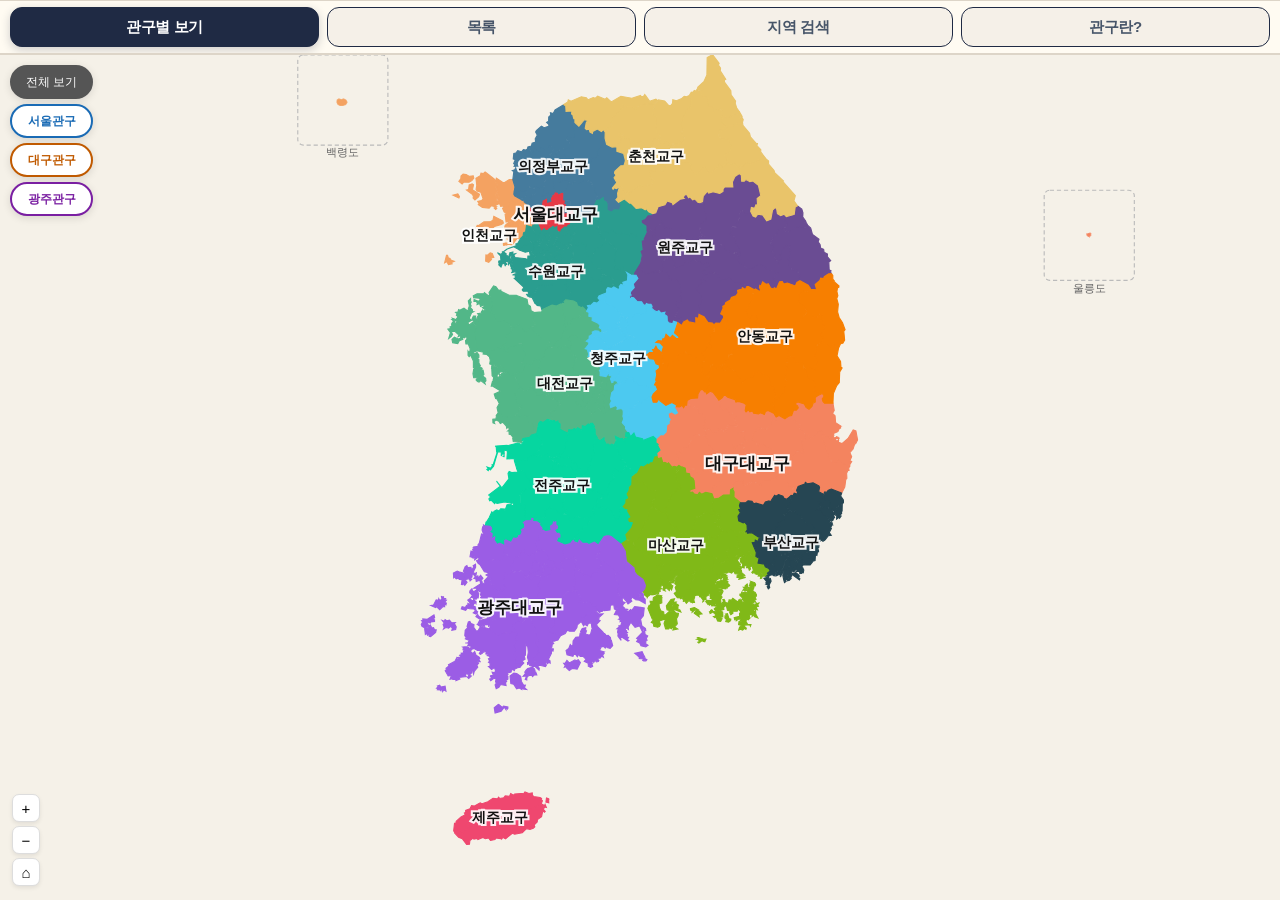
<file: diocese.html>
<!DOCTYPE html>
<html lang="ko">
<head>
<script>
(function(){
  var v='';
  try{ if(window.parent&&window.parent!==window&&window.parent.OAI_APP_BUILD_VERSION) v=String(window.parent.OAI_APP_BUILD_VERSION||'').trim(); }catch(_e){}
  try{ if(!v) v=String(new URLSearchParams(location.search||'').get('v')||'').trim(); }catch(_e){}
  window.OAI_APP_BUILD_VERSION=v;
  window.APP_VERSION=v;
  window.oaiVersionedAsset=function(path){ var u=String(path||''); return v ? (u+(u.indexOf('?')>=0?'&':'?')+'v='+encodeURIComponent(v)) : u; };
})();
</script>
<script>
(function(){
  var ua=(navigator.userAgent||'').toLowerCase();
  var isIOS=/iphone|ipad|ipod/.test(ua) || (navigator.platform==='MacIntel' && navigator.maxTouchPoints>1);
  if(isIOS){ document.documentElement.classList.add('ios-device'); }
  function applyOaiScreenClass(){
    try{
      var root=document.documentElement;
      var vv=window.visualViewport||null;
      var w=Math.round((vv&&vv.width)||window.innerWidth||root.clientWidth||screen.width||0);
      var h=Math.round((vv&&vv.height)||window.innerHeight||root.clientHeight||screen.height||0);
      var ua=String(navigator.userAgent||'');
      var foldUa=/SM-F\d{3}|Galaxy\s*Z?\s*Fold|Galaxy\s*Fold|Fold/i.test(ua);
      var ratio=h/Math.max(w,1);
      var shortSide=Math.min(w,h), longSide=Math.max(w,h), area=w*h;
      var foldCoverLike=(w<600)&&((foldUa&&w<=390&&ratio>=1.85)||(w<=370&&h>=800&&ratio>=2.18));
      var tabletLike=(!foldUa)&&shortSide>=700&&longSide>=960&&area>=720000;
      var cls=(foldUa&&shortSide>=600)?'oai-screen-fold-wide':(tabletLike?'oai-screen-tablet':(foldCoverLike?'oai-screen-tall-phone':(w<=370?'oai-screen-compact-short':'oai-screen-tall-phone')));
      root.classList.remove('oai-screen-compact-short','oai-screen-tall-phone','oai-screen-fold-wide','oai-screen-tablet');
      root.classList.add(cls);
    }catch(_e){}
  }
  applyOaiScreenClass();
  /* V8-1-14-676: 보조 iframe 화면 등급도 최초 진입 때만 정하고 resize/keyboard/background에서는 다시 계산하지 않는다. */
})();
</script>
<meta charset="UTF-8">
<meta http-equiv="Cache-Control" content="no-cache, no-store, must-revalidate">
<meta http-equiv="Pragma" content="no-cache">
<meta http-equiv="Expires" content="0">
<meta name="viewport" content="width=device-width,initial-scale=1.0,maximum-scale=1.0,user-scalable=no">
<meta name="mobile-web-app-capable" content="yes">
<meta name="apple-mobile-web-app-capable" content="yes">
<meta name="apple-mobile-web-app-status-bar-style" content="black-translucent">
<title>교구지도</title>
<script>document.write('<link rel="stylesheet" href="'+window.oaiVersionedAsset('css/diocese.css')+'">');</script>
</head>
<body>
<header>
  <div class="hd"><div class="hd-left"><span class="hd-icon" aria-hidden="true"></span><div class="hd-titles"><h1>한국 천주교 교구 지도</h1><span class="hd-sub">한국천주교 3개관구.16개교구</span></div></div></div>
</header>
<div class="tab-bar">
  <div class="tab on" data-tab="gwangu">관구별 보기</div>
  <div class="tab" data-tab="list">목록</div>
  <div class="tab" data-tab="search">지역 검색</div>
  <div class="tab" data-tab="province-info">관구란?</div>
</div>
<div id="main">
  <div id="map-view" class="on">
    <svg id="map-svg" viewBox="55 130 380 600" preserveAspectRatio="xMidYMid meet" xmlns="http://www.w3.org/2000/svg">
      <g id="map-g">
        
        <g id="fills">
<path d="M184.0,245.7L187.2,251.6L190.1,250.7L191.0,252.3L188.8,255.5L186.0,254.6L185.7,251.8L184.2,252.9L183.3,251.6L182.0,252.5L181.3,247.5L184.0,245.7Z M168.3,238.7L173.0,242.2L172.9,243.1L171.6,242.8L171.6,245.0L169.6,245.4L168.7,243.1L165.8,244.4L163.2,242.3L166.3,238.9L166.4,237.1L168.3,238.7Z M188.5,245.5L188.8,247.9L192.0,249.3L193.4,251.7L192.8,252.5L191.0,252.8L190.1,250.7L187.2,251.6L186.5,249.7L185.8,249.8L183.7,245.5L186.4,244.4L188.5,245.5Z M190.0,227.6L191.0,228.2L190.7,232.5L192.3,233.1L192.4,234.1L191.8,235.5L188.2,236.1L186.5,234.3L187.2,232.8L187.7,233.3L187.3,228.4L190.0,227.6Z M193.3,244.1L193.0,245.2L195.2,246.4L194.8,247.6L196.5,248.2L195.0,250.9L193.4,251.7L191.6,248.9L188.8,247.9L188.6,245.6L190.2,245.5L192.1,243.6L193.3,244.1Z M177.5,248.9L179.7,248.8L182.0,252.6L179.9,254.5L177.8,254.9L175.8,252.6L175.4,250.2L174.5,250.4L177.5,248.9Z M178.9,231.8L179.9,234.1L178.7,235.0L178.0,237.7L174.8,240.1L173.1,238.6L174.6,238.7L175.6,232.9L175.0,232.4L178.9,231.8Z M182.6,234.4L184.8,236.4L187.1,235.0L188.9,236.8L184.9,239.9L183.7,239.7L183.1,238.5L181.0,237.8L181.9,236.9L180.9,234.2L182.6,234.4Z M174.4,239.8L177.7,242.3L179.8,241.9L179.9,243.0L178.3,244.6L175.0,243.8L170.7,240.6L172.6,239.9L173.1,238.6L174.4,239.8Z M197.8,239.8L198.4,243.4L196.6,243.4L195.1,246.4L193.0,245.2L193.3,244.1L192.1,243.6L192.8,241.9L197.8,239.8Z M176.9,244.0L178.3,244.6L178.8,246.3L176.9,246.5L176.3,248.4L174.5,249.6L174.0,247.2L172.8,246.2L173.8,244.8L172.8,242.6L176.9,244.0Z M180.9,234.4L181.9,236.9L181.0,237.8L183.1,238.5L184.9,240.6L180.2,241.2L179.1,239.8L179.5,238.1L178.7,235.0L180.9,234.4Z M184.5,230.1L184.1,232.2L187.1,235.0L185.5,236.6L181.7,233.7L181.3,231.7L182.5,230.5L182.7,228.8L183.7,228.7L184.5,230.1Z M180.5,242.5L183.3,242.9L184.4,244.6L181.8,247.5L180.2,247.1L178.8,246.3L178.3,244.6L180.5,242.5Z M184.8,227.0L187.1,227.6L187.4,228.6L187.7,233.3L187.2,232.8L186.5,234.4L184.0,232.1L184.5,230.1L183.7,228.1L184.8,227.0Z M172.5,247.0L172.9,246.3L173.9,247.2L174.5,250.4L171.9,248.7L170.0,250.9L167.5,250.8L168.2,249.4L167.3,248.5L168.1,247.3L172.4,247.8L172.5,247.0Z M179.5,237.8L179.1,239.8L180.4,241.6L179.6,242.1L177.7,242.3L174.8,240.1L178.8,236.5L179.5,237.8Z M172.5,247.0L172.4,247.8L170.7,247.0L169.1,247.8L168.3,247.0L168.1,243.9L168.7,243.1L169.6,245.4L171.6,245.0L171.6,242.8L173.0,243.1L173.8,244.8L172.5,247.0Z M186.6,240.5L189.2,241.9L187.7,245.2L183.8,244.0L185.2,241.4L184.9,240.6L186.6,240.5Z M191.7,240.7L191.5,241.9L192.6,242.2L192.1,243.8L189.7,245.7L187.7,245.2L189.5,240.6L191.7,240.7Z M192.6,235.5L192.1,239.3L191.0,240.7L189.5,240.6L188.8,236.0L192.6,235.5Z M181.5,248.6L181.4,250.6L180.0,250.3L179.7,248.8L176.9,248.7L174.9,249.7L176.9,246.5L179.4,246.6L181.3,247.5L181.5,248.6Z M189.1,237.6L189.0,241.8L184.9,240.6L186.6,237.9L188.7,236.6L189.1,237.6Z M173.1,249.7L175.4,250.2L175.8,252.6L177.0,253.5L174.9,255.1L172.3,250.0L173.1,249.7Z M184.9,240.6L185.2,241.5L183.7,243.5L179.8,242.7L180.4,240.9L184.9,240.6Z" fill="#E63946" stroke="#E63946" stroke-width="0.8" class="dp" data-d="서울대교구" data-gw="서울관구" data-color="#E63946" data-parishes="233" data-url="https://aos.catholic.or.kr/index" data-region="서울 전지역" data-detail='["서울 전지역"]'/>
<path d="M136.0,213.8L141.6,218.2L143.3,222.0L142.1,225.2L143.2,226.8L142.5,229.7L143.8,230.7L142.9,232.7L144.8,235.6L142.8,236.5L142.4,237.9L143.1,237.8L142.6,238.4L143.3,239.0L142.5,239.7L141.4,238.6L142.2,237.7L139.4,237.0L137.9,238.7L133.1,238.2L130.2,236.2L130.8,235.6L129.8,233.9L132.5,233.4L133.6,232.1L132.0,227.5L129.3,226.6L128.6,225.4L129.1,222.7L128.5,217.5L131.6,215.7L132.1,213.9L133.9,214.1L135.0,213.1L136.0,213.8Z M147.4,220.4L148.9,220.5L152.2,218.4L154.7,218.5L156.2,223.7L155.4,228.6L155.8,229.8L166.4,237.1L166.3,238.9L162.2,239.7L161.6,238.4L160.0,238.4L158.2,237.3L157.4,235.4L154.0,233.5L152.6,234.8L151.6,237.3L150.7,236.9L148.8,238.3L147.6,237.1L146.1,237.5L143.7,231.8L144.8,230.9L143.3,229.7L143.9,227.6L142.9,225.3L143.7,221.8L142.5,219.5L143.0,217.5L147.4,220.4Z M160.0,238.4L159.0,240.0L156.3,239.3L158.9,242.6L156.4,244.8L157.8,249.7L156.7,251.2L152.8,248.6L152.8,247.7L149.9,248.6L149.2,243.0L150.1,242.4L148.5,241.4L147.4,238.8L150.7,236.9L151.6,237.3L152.6,234.8L154.0,233.5L157.4,235.4L158.2,237.3L160.0,238.4Z M134.3,256.4L132.3,253.9L131.1,255.0L129.7,254.3L130.3,253.7L129.0,252.0L129.4,250.9L130.5,251.1L134.2,248.5L139.1,248.2L140.6,247.3L141.2,244.5L147.5,247.8L148.0,249.3L146.6,250.3L141.6,251.8L136.3,256.5L134.3,256.4Z M159.8,251.3L162.3,251.9L164.4,251.1L163.6,255.8L162.3,256.3L162.2,257.6L159.6,260.6L155.1,259.5L158.3,255.8L156.7,251.1L158.1,251.6L158.8,250.3L159.8,251.3Z M149.3,257.0L150.1,255.9L152.2,255.9L152.4,256.8L152.3,255.3L153.5,255.0L158.4,255.1L155.1,259.5L157.5,260.5L154.9,264.0L153.0,264.3L154.0,264.7L150.6,264.3L150.3,265.3L150.3,264.7L147.8,265.3L149.2,264.3L148.0,264.3L148.0,263.5L152.7,263.5L151.3,263.5L151.2,264.2L152.9,264.2L154.0,263.4L150.8,260.9L150.3,257.0L149.3,257.0Z M163.8,243.1L165.8,244.4L168.1,243.9L168.5,247.3L167.3,248.5L168.2,249.4L167.5,250.8L169.0,250.6L168.4,252.4L163.5,251.1L161.4,249.5L161.3,247.2L162.9,246.3L163.4,242.4L163.8,243.1Z M121.5,214.8L123.9,216.2L126.6,215.8L127.0,217.5L125.6,219.2L123.6,220.3L120.0,220.1L118.7,221.6L116.4,219.7L117.8,217.8L117.9,215.9L119.4,214.6L121.5,214.8Z M161.1,238.3L162.2,239.7L163.5,238.8L165.7,239.5L163.2,242.3L162.9,245.6L156.9,245.7L156.5,244.4L158.4,243.7L158.9,242.6L156.3,239.3L159.0,240.0L159.7,238.6L161.1,238.3Z M126.8,222.1L126.0,225.7L131.0,228.9L130.5,230.6L127.8,232.9L126.5,231.6L126.7,230.2L125.9,228.9L121.8,225.9L123.3,225.5L123.7,222.3L125.8,221.5L126.8,222.1Z M162.9,245.6L161.3,247.2L161.4,249.5L163.4,251.4L161.7,251.9L158.8,250.3L158.1,251.6L156.5,250.9L157.8,249.7L156.4,246.6L156.8,245.8L162.9,245.6Z M139.6,275.1L137.6,277.2L135.4,276.4L135.6,272.0L136.7,272.2L138.6,270.5L140.1,271.0L141.2,273.7L139.1,274.1L139.6,275.1Z M155.7,250.7L157.6,252.2L157.7,255.2L152.2,255.6L151.9,253.2L153.9,251.3L154.1,249.8L155.7,250.7Z M108.3,272.2L109.1,274.7L109.9,274.3L111.0,275.8L113.1,276.5L111.2,277.4L111.6,278.3L109.0,278.8L107.8,276.6L106.3,277.5L107.6,272.2L108.3,272.2Z M149.9,250.3L150.9,249.9L153.1,251.5L151.9,253.2L152.2,255.6L150.3,255.5L150.1,254.4L151.0,254.0L150.4,253.0L149.0,254.7L148.9,252.9L149.7,252.7L148.7,252.2L151.7,252.2L150.5,250.6L150.0,251.7L149.1,251.4L149.9,250.3Z M115.6,228.6L116.8,230.5L116.4,231.6L112.2,229.5L115.6,228.6Z M152.5,248.6L155.7,250.7L154.1,249.8L153.9,251.3L153.0,251.5L150.4,249.9L151.7,248.9L152.6,250.0L151.8,248.9L152.5,248.6Z" fill="#F4A261" stroke="#F4A261" stroke-width="0.8" class="dp" data-d="인천교구" data-gw="서울관구" data-color="#F4A261" data-parishes="135" data-url="http://www.caincheon.or.kr/" data-region="인천 전지역, 경기 서부" data-detail='["인천 전지역", "경기 서부 (김포·부천·시흥일부·안산일부)"]'/>
<path d="M214.1,232.6L216.3,232.2L218.8,230.1L220.0,231.3L219.4,231.9L219.9,232.9L221.1,233.3L222.4,235.3L222.4,239.7L224.6,240.6L226.7,239.0L229.9,239.3L230.8,236.2L229.9,234.4L231.6,234.1L233.4,232.1L238.6,235.1L242.3,239.0L246.2,238.4L248.7,239.9L249.5,239.1L251.2,241.4L253.3,241.9L254.0,242.6L253.5,244.0L250.8,244.2L248.8,246.8L246.6,247.8L246.7,248.9L247.9,249.0L250.1,251.3L250.3,255.7L248.0,260.5L248.2,261.8L241.8,261.6L241.9,259.6L242.9,258.7L242.3,257.6L240.3,258.9L240.2,257.2L238.1,256.9L237.1,258.2L232.4,256.4L231.9,257.2L228.5,257.7L227.2,255.5L225.4,254.4L222.6,256.4L218.4,254.5L216.4,256.4L214.2,254.0L213.9,252.7L215.3,252.4L215.6,250.8L214.8,249.2L215.3,248.3L213.5,244.9L210.3,244.4L208.6,245.8L212.3,235.0L214.1,232.6Z M161.4,296.8L162.6,295.0L155.7,288.5L156.6,288.3L156.1,285.8L154.5,286.3L157.5,284.9L156.4,283.9L153.6,284.5L154.6,283.7L154.0,281.8L154.5,282.3L155.3,280.9L153.6,281.5L154.6,277.6L153.5,275.1L154.0,272.5L152.2,270.6L153.4,271.5L154.6,270.2L152.2,270.4L154.6,270.0L154.6,271.6L156.5,271.2L155.5,272.1L156.2,273.8L164.0,274.7L164.8,276.6L164.4,275.0L165.3,275.1L165.4,272.7L167.2,272.7L166.6,269.9L167.8,270.3L170.4,273.8L171.0,272.1L172.5,271.7L171.6,272.1L171.5,271.2L175.8,270.2L177.2,273.4L178.8,273.9L180.6,276.7L181.9,276.2L184.8,277.2L186.4,274.8L186.4,276.0L187.4,276.5L188.6,275.5L190.4,278.0L195.6,277.7L196.1,279.0L195.7,279.9L196.4,281.9L194.1,283.0L193.7,285.5L191.7,285.9L190.9,284.1L189.0,283.1L188.4,279.9L183.6,280.5L182.6,282.4L185.1,283.5L186.0,286.4L182.8,287.6L182.6,293.5L180.4,293.1L178.0,294.4L175.0,293.1L173.2,293.7L169.8,299.3L166.0,299.4L165.4,297.7L162.1,297.7L161.4,296.8Z M227.0,255.2L228.5,257.7L231.9,257.2L232.4,256.4L237.1,258.2L238.1,256.9L240.2,257.2L240.3,258.9L242.3,257.6L242.9,258.7L241.9,259.6L241.8,261.6L244.1,261.2L246.6,262.2L247.3,268.5L245.8,269.5L246.7,272.1L245.6,275.6L245.7,277.8L240.7,286.5L235.7,284.6L235.8,283.4L234.6,283.6L232.9,280.8L231.1,281.1L230.8,282.9L229.8,281.8L227.2,282.6L226.3,281.6L227.5,279.9L227.0,275.6L228.0,274.3L227.3,272.0L228.7,268.1L222.4,262.7L220.6,263.7L220.2,260.2L218.2,260.1L216.3,257.1L218.4,254.5L222.6,256.4L225.4,254.4L227.0,255.2Z M205.5,284.7L205.9,286.7L207.1,287.0L208.8,289.7L210.4,288.2L212.5,290.2L215.7,289.5L217.8,291.4L218.5,289.0L217.5,288.2L219.2,285.1L221.4,287.1L224.7,287.8L226.2,290.1L225.4,294.3L222.2,295.2L220.4,299.6L215.9,301.0L215.2,302.5L216.6,304.2L214.5,306.2L212.3,305.7L210.4,307.5L207.7,308.0L208.4,309.5L207.1,311.9L204.2,308.9L203.4,309.4L200.6,308.1L200.0,306.0L197.9,304.7L193.1,304.1L194.8,303.0L194.1,302.1L194.5,301.4L195.9,301.0L195.1,299.4L195.8,297.9L193.2,297.1L192.4,298.0L191.8,297.0L193.9,294.6L191.5,293.6L191.7,292.8L193.4,292.6L193.3,291.2L198.6,292.0L200.4,289.1L204.0,287.9L204.0,285.5L205.5,284.7Z M203.0,263.0L205.2,264.8L206.7,264.5L206.4,272.4L211.4,272.4L210.7,277.6L212.3,279.4L214.0,279.3L214.7,280.3L214.2,281.3L217.5,281.6L217.5,284.5L218.8,285.4L217.5,288.2L218.5,289.0L217.8,291.4L215.7,289.5L212.5,290.2L210.4,288.2L208.8,289.7L207.1,287.0L205.9,286.7L205.1,284.4L204.0,285.5L204.0,287.9L200.4,289.1L198.6,292.0L193.3,291.3L192.1,287.8L193.1,287.2L194.1,283.0L196.4,281.9L195.5,275.5L197.7,273.6L197.6,270.4L194.5,267.2L194.9,265.4L199.0,264.3L199.9,266.3L201.6,264.4L201.2,263.4L203.0,263.0Z M193.3,285.6L193.1,287.2L192.1,287.8L193.6,292.2L191.5,293.6L193.9,294.6L191.8,297.1L192.4,298.0L193.2,297.1L195.7,297.8L195.1,299.4L195.9,301.0L194.1,302.1L194.8,303.0L191.1,305.0L191.6,305.7L191.0,306.8L190.2,306.3L185.6,308.3L182.6,307.6L175.4,311.1L174.5,308.1L171.9,307.8L171.2,305.9L171.2,306.9L170.4,306.4L168.4,302.2L167.3,302.1L168.2,301.7L165.4,301.3L164.5,300.0L170.5,298.9L173.2,293.7L175.0,293.1L178.0,294.4L180.4,293.1L182.7,293.5L182.2,291.6L183.0,291.8L182.5,288.8L183.1,287.3L186.0,286.4L186.8,287.5L187.6,286.8L190.2,287.5L191.4,285.8L193.3,285.6Z M222.6,263.0L224.0,264.7L226.0,265.1L227.2,267.4L228.7,268.1L227.3,272.0L228.0,274.3L227.0,275.6L227.5,279.9L226.3,281.6L227.2,282.6L229.8,281.8L230.8,282.9L231.1,281.1L232.9,280.8L234.5,283.6L236.0,283.8L236.1,290.4L232.8,291.5L233.6,293.6L231.4,292.9L230.3,294.4L230.7,295.7L229.6,296.5L226.4,294.7L225.3,295.7L223.9,295.2L225.4,294.3L226.3,292.2L226.2,290.0L224.8,287.8L221.4,287.1L220.0,285.2L217.7,284.8L217.4,281.5L214.2,281.3L214.7,280.3L214.0,279.3L212.3,279.4L210.7,277.6L211.4,272.3L212.2,271.7L211.5,270.5L212.9,269.8L213.4,267.6L216.9,266.4L220.0,263.1L222.6,263.0Z M212.7,244.5L215.3,248.3L215.4,251.7L213.9,252.7L214.2,254.0L215.1,254.2L218.2,260.1L220.2,260.2L220.3,262.7L219.0,264.3L215.7,267.2L213.4,267.6L212.9,269.8L211.5,270.5L211.9,272.0L208.0,272.9L206.1,272.0L206.7,264.5L205.2,264.8L202.9,262.9L201.2,263.4L201.6,264.4L199.9,266.3L199.0,264.3L194.4,264.9L194.3,263.1L197.8,260.3L197.1,259.2L199.3,256.1L199.3,253.3L197.7,250.6L197.9,249.5L203.5,250.6L203.5,249.7L204.7,249.1L204.3,247.5L206.9,246.6L207.7,247.6L210.1,244.5L212.7,244.5Z M164.5,259.4L165.5,259.4L165.2,257.9L164.9,259.5L162.0,258.3L162.3,256.3L163.8,255.5L164.4,251.1L169.3,252.6L170.1,257.4L172.7,258.5L173.0,261.4L170.9,263.0L168.3,262.3L165.8,263.4L165.0,265.2L162.9,264.9L159.3,268.4L155.4,266.2L150.7,267.7L157.1,265.5L156.9,264.1L158.1,263.8L160.4,260.1L161.4,260.5L160.7,259.9L161.5,258.9L164.5,259.4Z M198.5,238.5L199.9,238.7L203.2,243.5L206.8,245.9L206.0,247.3L204.3,247.5L204.7,249.1L203.5,249.7L203.5,250.6L197.9,249.5L197.3,251.4L195.0,250.9L196.5,248.2L194.7,247.1L196.6,243.4L198.4,243.4L197.8,239.6L197.1,239.8L198.5,238.5Z M194.5,267.2L197.2,269.3L197.7,273.6L195.5,275.4L196.1,276.9L195.6,277.7L190.4,278.0L188.8,276.6L188.5,275.2L189.8,274.6L190.1,272.5L189.3,273.3L188.5,272.1L190.5,270.6L191.2,266.9L194.5,267.2Z M195.5,257.6L197.6,258.1L197.1,259.5L197.8,260.1L194.3,263.1L194.5,265.1L192.3,265.6L185.3,261.7L186.6,258.3L190.0,259.0L193.2,256.9L195.5,257.6Z M173.0,261.1L174.3,263.0L172.4,267.0L175.2,266.9L175.9,268.7L177.1,268.5L177.9,269.7L176.9,271.5L174.7,270.2L169.8,272.6L167.6,269.9L168.1,268.9L169.7,268.6L169.8,264.6L169.1,264.0L169.7,262.6L171.7,262.7L173.0,261.1Z M148.3,270.2L148.1,270.9L148.7,270.3L150.3,271.4L148.6,270.3L148.3,270.9L151.5,273.0L152.6,272.2L152.9,273.2L152.1,271.3L153.0,272.2L152.6,274.2L154.1,278.1L153.4,280.7L152.9,278.2L151.9,277.9L151.7,279.5L151.3,276.0L151.0,276.7L148.5,276.3L150.7,278.8L149.9,278.5L149.1,279.9L149.6,277.5L148.7,278.4L147.5,277.6L146.3,280.5L144.8,279.1L144.8,278.2L145.9,277.9L144.6,277.2L144.8,276.3L146.9,275.9L146.2,275.3L146.0,272.7L143.8,270.4L146.3,271.6L147.6,270.3L147.1,269.5L147.6,270.0L150.7,267.7L147.6,270.0L148.3,270.2Z M168.7,262.7L169.7,262.6L169.1,264.0L169.8,264.6L169.7,268.6L163.5,270.0L159.3,268.4L162.9,264.9L165.0,265.2L165.8,263.4L168.7,262.7Z M186.8,257.2L183.7,265.1L181.5,266.4L180.6,265.9L179.8,269.0L177.2,268.8L177.1,267.5L178.4,267.1L181.8,258.0L186.8,257.2Z M196.2,251.2L197.8,251.2L197.6,251.7L196.1,254.0L192.9,255.3L192.8,257.8L190.0,259.0L186.6,258.3L186.5,255.7L188.8,255.5L189.0,254.3L191.7,252.1L192.8,252.5L194.1,250.8L196.2,251.2Z M186.3,275.1L184.8,277.2L181.9,276.2L180.5,276.7L178.8,273.9L177.2,273.4L176.9,271.1L177.9,269.7L177.4,268.9L179.7,269.0L183.1,273.1L185.6,273.3L186.3,275.1Z M186.5,280.0L188.4,279.9L189.0,283.1L191.2,284.4L191.6,285.7L190.4,287.4L187.6,286.8L186.7,287.5L185.1,283.5L182.6,282.4L183.7,280.5L186.5,280.0Z M187.6,262.9L192.8,265.7L194.6,265.1L194.9,266.5L191.2,266.9L190.5,269.4L188.0,269.6L187.8,267.6L186.3,267.0L185.8,264.6L184.4,263.3L185.3,261.7L187.6,262.9Z M172.1,249.3L174.6,255.0L173.7,257.5L172.2,257.4L172.7,258.5L171.2,258.5L170.1,257.4L169.4,252.7L168.4,252.4L169.0,250.6L170.0,250.9L170.1,250.1L172.1,249.3Z M183.3,251.6L184.2,252.9L185.9,251.9L186.0,254.6L186.9,255.5L186.2,257.2L181.5,258.6L179.8,256.5L180.0,253.9L183.3,251.6Z M177.9,254.9L178.6,254.6L178.7,256.4L176.7,257.6L178.1,259.6L178.0,261.1L176.1,261.1L174.3,263.0L172.2,257.4L173.7,257.5L174.5,254.6L175.4,255.1L177.0,253.4L177.9,254.9Z M178.1,261.0L179.8,262.8L179.7,263.8L178.7,265.0L178.4,267.1L177.1,267.5L177.3,268.4L175.9,268.7L175.2,266.9L172.4,267.0L175.6,261.5L178.1,261.0Z M185.1,264.2L186.3,266.9L185.9,269.9L180.4,270.7L179.7,269.0L180.6,265.9L181.5,266.4L185.1,264.2Z M187.2,267.6L188.1,268.1L188.0,269.6L190.5,269.4L190.5,270.6L188.4,272.4L189.3,273.3L190.1,272.4L189.9,274.5L187.4,276.5L186.3,275.9L186.4,272.9L185.8,272.7L186.8,272.0L185.7,268.0L186.3,267.0L187.2,267.6Z M198.1,251.0L199.4,254.1L198.5,257.1L197.4,258.2L193.0,257.1L192.9,255.3L196.1,254.0L198.1,251.0Z M180.1,254.6L179.8,256.5L181.5,258.7L179.8,262.8L177.9,260.8L178.1,259.6L176.7,257.6L178.7,256.4L178.6,254.6L180.1,254.6Z M186.4,270.2L186.8,272.0L185.8,272.7L186.4,272.9L186.1,273.8L183.1,273.1L181.1,270.5L186.4,270.2Z" fill="#2A9D8F" stroke="#2A9D8F" stroke-width="0.8" class="dp" data-d="수원교구" data-gw="서울관구" data-color="#2A9D8F" data-parishes="222" data-url="https://www.casuwon.or.kr/" data-region="경기 남부" data-detail='["경기 남부 (수원·광주·과천·광명·군포·성남·시흥일부·안산일부·안성·안양·양평·여주·오산·용인·의왕·이천·평택·하남·화성)"]'/>
<path d="M220.8,191.5L222.5,194.5L228.2,195.1L228.7,198.6L233.3,199.8L234.6,202.8L233.7,208.3L231.4,208.6L227.2,212.5L226.9,213.8L228.0,215.3L226.6,217.2L228.6,220.6L225.4,224.1L225.9,225.3L226.9,224.2L228.2,224.9L229.9,224.0L229.3,231.1L227.8,232.6L230.7,236.6L229.9,239.3L226.7,239.0L224.6,240.6L222.4,239.7L222.4,235.3L221.1,233.3L219.9,232.9L219.8,231.0L218.8,230.1L216.3,232.2L214.1,232.5L214.9,229.4L213.7,228.3L214.1,227.8L213.0,227.6L212.8,224.5L211.7,223.9L211.0,221.4L209.5,219.7L205.3,218.5L207.1,209.1L210.0,208.8L210.6,203.1L212.8,203.6L215.2,201.2L214.5,199.3L215.2,197.1L217.6,195.4L218.6,191.6L220.4,189.7L220.8,191.5Z M198.8,175.4L198.8,178.0L201.6,180.6L205.3,176.0L207.9,176.4L206.8,178.2L206.1,182.0L207.0,183.0L208.9,182.6L209.5,184.7L211.2,185.6L211.4,184.4L214.7,182.6L217.6,184.3L219.1,182.9L220.3,184.8L220.4,189.4L218.6,191.6L217.6,195.4L215.2,197.1L214.5,199.3L215.2,201.2L212.8,203.6L210.6,203.1L210.0,208.8L207.1,209.1L206.0,213.2L206.3,215.9L204.8,219.8L201.8,221.3L200.7,219.7L198.3,220.2L196.7,222.0L191.8,218.5L193.2,215.1L192.1,210.0L195.3,208.3L196.0,206.3L195.2,204.5L193.2,204.0L192.1,201.6L191.0,201.1L190.5,197.0L192.3,196.4L193.1,197.4L195.3,195.5L194.5,191.1L192.6,190.9L192.7,188.8L194.9,187.4L195.5,189.0L198.8,188.3L198.3,182.9L197.3,182.2L197.6,176.0L198.8,175.4Z M190.9,165.2L192.3,166.3L192.5,170.0L196.7,169.8L196.4,171.8L197.3,172.4L197.2,174.1L198.1,175.4L197.3,182.2L198.3,182.9L198.8,188.3L195.5,189.0L194.9,187.4L192.4,189.7L192.6,191.0L194.5,191.1L195.1,196.0L193.1,197.4L191.4,196.3L190.5,197.0L190.6,198.2L187.4,197.2L183.8,202.8L180.7,201.3L184.4,196.6L182.1,194.1L177.8,197.2L174.2,195.7L174.2,198.4L173.5,198.8L170.2,196.7L169.2,199.4L168.0,199.7L166.3,196.1L165.1,196.5L165.4,195.3L167.9,194.6L168.4,192.6L170.9,191.8L170.6,189.5L172.1,186.9L170.9,184.6L171.4,183.7L175.0,180.5L176.9,181.6L180.2,180.6L180.3,179.5L178.7,177.9L180.1,177.0L180.2,174.0L181.6,172.8L181.4,171.0L183.4,171.6L184.7,169.0L190.9,165.2Z M182.1,194.4L184.4,196.6L180.0,201.7L179.8,203.6L178.8,203.9L179.2,204.6L178.4,205.7L177.7,212.0L175.6,212.1L174.8,213.8L175.6,215.9L174.9,217.4L177.8,217.8L177.0,221.9L175.5,222.1L174.8,224.0L173.6,224.6L170.9,223.3L167.4,224.5L166.1,223.1L164.0,226.6L160.0,226.5L157.0,228.2L155.7,227.0L156.2,223.7L154.7,218.5L155.4,212.7L154.4,212.1L156.1,211.5L157.2,209.1L155.6,209.0L156.3,208.0L155.3,207.1L156.4,204.4L155.0,203.8L155.4,199.9L156.8,199.7L158.2,197.9L160.9,198.8L162.2,197.2L164.0,197.5L165.9,195.9L168.0,199.7L169.2,199.4L170.3,196.6L173.5,198.8L174.2,198.4L174.2,195.7L177.8,197.2L180.7,194.4L182.1,194.4Z M205.9,219.2L209.8,220.0L211.7,223.9L212.8,224.5L213.0,227.6L214.1,227.8L213.7,228.3L214.9,229.4L209.0,243.9L208.7,246.6L207.5,247.6L206.5,245.5L202.9,243.3L199.9,238.7L196.5,239.1L197.1,238.4L195.6,237.6L195.3,233.0L190.9,232.9L191.0,228.2L189.7,227.1L192.1,226.1L193.5,224.1L193.8,221.9L195.3,221.1L196.9,222.0L198.0,220.4L200.6,219.7L201.8,221.3L204.8,219.8L205.2,218.5L205.9,219.2Z M181.2,201.8L183.1,202.0L184.1,203.6L183.5,204.2L183.9,205.3L186.8,206.3L188.0,209.1L190.4,208.8L192.0,209.8L193.2,215.1L191.6,218.7L188.0,220.4L184.4,219.7L183.2,220.4L184.5,226.5L183.7,228.7L182.2,229.1L179.2,227.7L178.2,230.0L175.5,230.3L175.1,229.6L176.7,226.1L176.4,223.8L177.2,223.0L177.8,217.8L174.9,217.4L175.6,215.9L174.8,213.8L175.6,212.1L177.7,212.0L178.4,205.7L179.2,204.6L178.8,203.9L179.8,203.6L180.0,201.7L181.2,201.8Z M177.2,222.0L176.4,223.8L176.7,226.1L175.2,230.1L178.0,230.1L179.2,227.7L181.5,228.6L182.5,229.9L181.3,231.7L181.7,233.7L179.5,234.5L179.4,232.0L178.6,231.3L176.6,232.7L175.0,232.4L175.6,232.9L174.6,238.7L173.4,238.2L172.6,239.9L170.7,240.6L162.8,234.4L163.2,233.9L165.5,234.9L165.8,233.3L167.6,232.7L167.1,231.4L168.1,230.9L168.0,230.0L170.7,228.3L169.7,223.7L170.9,223.3L173.6,224.6L174.8,224.0L175.5,222.1L177.2,222.0Z M188.3,197.7L190.6,198.2L191.0,201.1L192.1,201.6L193.2,204.0L195.3,204.7L196.0,206.3L195.3,208.3L192.1,210.0L190.4,208.8L188.1,209.1L186.8,206.3L183.9,205.3L183.8,202.8L185.2,201.4L185.4,199.9L186.5,199.4L187.1,197.4L188.3,197.7Z M192.7,219.1L195.3,221.5L193.8,221.9L193.5,224.1L192.1,226.1L187.3,228.5L187.1,227.6L184.3,226.9L183.2,220.4L184.4,219.7L188.0,220.4L191.8,218.5L192.7,219.1Z M167.2,224.4L169.3,224.1L170.9,227.8L168.0,230.0L168.1,230.9L167.1,231.4L167.6,232.7L165.8,233.3L165.5,234.9L160.9,233.0L161.9,230.7L163.1,230.9L164.3,229.3L164.7,227.1L164.0,226.0L165.7,223.3L167.2,224.4Z M164.0,226.6L164.7,227.1L164.0,229.9L161.9,230.7L160.6,232.6L156.0,230.0L155.4,228.8L155.6,227.0L157.0,228.2L160.0,226.5L164.0,226.6Z M195.3,233.0L195.4,237.0L197.1,238.3L196.4,239.0L197.3,239.6L191.8,242.2L191.5,240.1L192.9,237.1L192.7,235.6L191.7,235.3L192.3,233.1L195.3,233.0Z" fill="#457B9D" stroke="#457B9D" stroke-width="0.8" class="dp" data-d="의정부교구" data-gw="서울관구" data-color="#457B9D" data-parishes="88" data-url="http://ucatholic.or.kr/" data-region="경기 북부" data-detail='["경기 북부 (의정부·고양·구리·남양주·동두천·양주·연천·파주·가평·포천)"]'/>
<path d="M292.9,226.7L293.8,228.1L296.9,227.1L301.6,228.3L303.9,226.9L304.0,225.1L305.1,223.7L310.6,223.8L310.6,220.2L312.3,216.4L315.6,214.1L317.0,215.5L317.2,219.7L319.0,219.6L320.1,218.3L323.0,219.9L325.3,219.5L329.1,222.6L330.9,229.8L328.2,231.9L328.5,236.6L327.3,236.4L326.4,238.8L324.1,238.2L323.6,240.8L322.7,240.9L323.2,242.2L320.8,242.5L320.4,243.9L319.7,243.7L319.1,240.4L317.1,240.8L316.0,242.1L315.1,247.0L315.0,248.8L315.7,249.5L314.1,248.1L313.4,249.3L314.0,252.2L310.6,252.0L309.7,252.9L310.2,255.1L309.3,257.6L312.0,259.0L313.1,261.8L312.6,263.5L314.2,264.5L315.7,268.6L315.3,269.4L316.7,271.1L315.5,272.8L313.4,270.5L308.7,270.4L308.4,268.9L305.5,268.4L304.7,265.5L302.0,264.6L300.7,267.1L301.0,269.8L297.9,270.2L296.7,268.3L293.9,267.0L293.3,263.6L294.1,261.0L288.5,256.9L287.2,250.3L288.9,249.8L291.7,246.9L292.1,244.1L290.2,238.4L290.5,235.4L288.0,234.7L289.4,234.1L289.9,230.3L292.9,226.7Z M341.4,238.8L342.6,242.6L345.3,244.2L347.3,243.0L348.3,244.6L347.3,247.2L348.4,247.8L348.1,248.9L349.4,248.9L349.7,249.8L347.0,253.8L345.3,253.3L342.4,254.8L341.9,257.5L339.7,258.7L337.9,263.3L337.6,265.1L339.4,265.1L340.3,266.7L338.7,269.4L341.2,271.8L340.5,273.0L343.5,278.5L343.2,285.1L341.6,284.8L340.9,283.0L337.3,283.2L329.9,278.6L324.9,281.4L320.9,281.7L318.6,279.1L318.6,277.8L317.0,278.4L315.2,277.6L314.2,272.8L315.5,272.8L316.7,271.1L315.3,269.4L315.7,268.6L314.2,264.5L312.6,263.5L313.1,261.8L311.9,258.7L309.8,258.3L309.2,256.9L310.2,255.1L309.9,252.7L314.0,252.2L313.4,249.3L314.1,248.1L315.7,249.5L315.0,248.8L316.1,241.8L319.1,240.4L320.0,244.0L320.8,242.5L323.2,242.2L322.7,240.9L323.4,240.7L326.0,244.8L327.1,245.1L328.7,243.1L333.0,244.0L334.9,247.8L337.9,246.5L339.1,240.2L339.9,238.7L341.4,238.8Z M363.8,250.7L366.2,252.8L367.5,257.5L372.1,260.8L371.5,262.6L372.9,264.7L373.2,267.0L375.4,268.1L375.7,270.0L378.1,271.3L378.0,273.1L380.4,276.0L379.1,277.0L379.3,282.4L380.6,283.3L380.0,283.5L381.0,285.4L377.7,285.8L375.2,288.8L373.3,288.6L372.8,290.0L369.4,293.0L370.5,296.7L366.1,296.4L364.4,293.5L358.5,290.3L357.9,288.8L358.5,286.2L358.0,284.2L351.5,281.2L350.4,279.0L351.4,277.6L351.2,276.3L349.7,275.4L351.4,274.0L351.0,273.0L351.7,271.9L350.9,270.5L352.0,268.8L350.4,267.2L351.6,265.5L351.2,264.4L347.9,265.7L345.8,268.7L345.6,271.4L344.2,272.1L345.1,275.0L343.7,275.6L342.8,278.0L342.0,274.6L340.5,273.0L341.2,271.8L338.7,269.2L340.3,266.7L339.4,265.1L337.6,265.1L339.7,258.7L341.8,257.7L342.3,255.0L344.5,253.6L346.8,253.5L348.5,255.2L350.9,255.9L354.6,252.7L358.6,252.0L361.8,253.1L363.8,250.7Z M289.8,257.9L294.1,261.0L293.3,263.6L293.9,267.0L296.7,268.3L297.9,270.1L301.0,269.8L300.7,267.1L301.8,264.7L304.3,265.3L305.5,266.7L305.5,268.4L308.4,268.9L308.7,270.4L311.1,270.0L311.7,270.9L313.0,270.4L314.9,271.4L315.3,272.3L314.4,272.3L314.1,273.7L315.1,275.0L315.1,277.4L317.0,278.4L318.6,277.8L318.6,279.1L320.5,281.6L324.9,281.4L329.5,278.5L333.5,280.2L337.3,283.2L341.0,283.1L342.2,285.3L341.2,286.0L341.2,287.7L339.6,289.0L341.1,290.1L340.0,292.9L341.2,294.3L343.0,293.8L341.9,296.1L340.4,295.2L339.8,296.2L337.7,295.4L336.2,292.5L334.4,292.8L332.1,291.1L330.9,294.1L330.1,293.6L329.8,294.9L330.6,296.8L329.7,297.8L328.3,296.6L325.4,296.5L324.5,295.2L319.5,293.0L318.9,291.6L317.6,292.7L311.8,291.4L308.4,287.6L306.8,289.2L303.2,289.1L302.3,290.0L301.8,288.2L299.9,287.3L300.3,285.4L298.9,284.2L296.9,285.0L295.0,284.2L291.7,286.7L290.2,285.8L288.9,283.9L290.3,282.6L291.7,282.8L291.5,281.5L294.1,280.1L294.4,278.1L293.3,277.3L289.2,278.9L287.8,276.7L286.0,276.9L284.2,274.6L284.7,270.5L283.2,269.5L281.7,270.1L281.7,271.4L278.7,272.3L276.4,272.1L275.7,270.0L276.8,266.8L280.8,266.9L280.8,265.2L282.4,264.9L281.7,261.3L282.3,259.5L286.5,260.0L289.8,257.9Z M278.3,229.2L279.5,231.3L280.5,230.7L282.4,232.9L283.5,232.1L286.5,234.9L290.5,235.4L290.2,238.4L292.1,244.1L291.7,246.9L288.9,249.8L287.2,250.3L287.4,253.9L288.3,254.6L288.0,255.8L289.0,257.8L286.5,260.0L282.3,259.5L281.7,261.3L282.4,264.9L280.8,265.2L280.9,266.9L277.6,266.2L275.9,269.4L270.8,268.1L269.6,265.8L270.0,263.6L270.9,262.3L272.8,262.1L272.8,259.6L274.8,257.6L271.7,253.9L268.1,253.9L265.3,252.4L262.5,253.0L261.1,249.5L261.7,248.0L260.8,247.4L258.8,251.0L256.4,251.6L255.3,254.9L255.7,258.7L254.3,259.2L253.4,255.1L251.7,253.8L250.0,254.6L250.0,251.1L246.7,248.9L246.6,247.8L248.8,246.8L250.8,244.2L253.5,244.0L254.2,242.5L256.2,242.1L257.9,239.2L257.8,237.9L262.7,236.4L264.3,233.6L267.8,234.8L268.4,236.2L273.4,232.4L275.9,232.2L276.3,229.7L278.3,229.2Z M265.3,320.1L264.4,319.0L264.2,315.5L262.2,314.0L262.6,312.7L259.9,313.2L258.4,311.5L257.0,312.3L255.4,311.7L253.2,309.8L253.6,308.4L252.8,307.1L250.0,306.3L248.0,307.8L246.1,305.2L243.0,305.1L240.5,302.3L239.0,302.1L238.4,303.2L237.5,302.6L237.9,300.6L238.7,300.5L238.0,299.1L238.6,297.6L240.9,295.2L240.2,292.6L243.5,288.7L241.2,285.9L241.2,284.9L245.3,278.2L246.3,282.8L249.1,285.7L254.5,283.9L255.1,284.5L256.0,283.5L258.3,285.1L259.6,283.0L263.0,283.8L264.1,284.4L264.3,285.9L265.6,287.0L265.5,289.0L267.1,290.4L268.4,288.4L270.5,288.6L270.7,290.0L272.0,290.6L271.8,291.7L273.9,292.8L273.5,295.7L274.3,298.3L273.1,300.4L274.4,302.3L274.0,305.9L271.8,305.0L270.1,305.6L270.4,307.1L272.8,309.9L269.7,316.0L271.9,317.8L274.1,316.3L274.9,318.2L278.0,318.8L276.0,319.5L274.6,322.1L272.4,320.0L269.7,319.1L268.8,319.0L268.7,320.4L267.7,321.0L265.3,320.1Z M265.2,273.8L268.3,275.0L268.7,277.1L270.0,278.1L269.1,279.5L269.9,280.9L275.9,279.2L277.3,276.1L280.5,278.4L281.3,276.3L283.6,274.6L286.0,276.9L287.8,276.7L289.2,278.9L293.3,277.3L294.6,278.3L294.1,280.1L291.5,281.5L291.7,282.8L290.3,282.6L288.9,283.9L292.2,287.2L292.2,290.2L291.4,290.5L289.4,288.6L288.2,290.1L289.3,291.6L285.0,295.1L285.6,297.9L288.2,300.2L289.0,304.9L288.8,306.1L286.6,307.7L287.8,312.9L286.4,315.2L286.6,317.0L284.5,316.8L284.8,320.5L279.6,319.4L278.6,318.2L274.9,318.2L274.1,316.3L271.9,317.8L269.8,316.3L272.8,309.9L270.4,307.1L270.1,305.6L271.8,305.0L274.0,305.9L274.4,302.3L273.1,300.4L274.3,298.3L273.5,295.7L273.9,292.8L271.8,291.7L272.0,290.6L270.7,290.0L270.5,288.6L268.4,288.4L267.1,290.4L265.5,289.0L265.6,287.0L264.3,285.9L264.1,284.4L260.6,283.4L261.4,281.0L260.2,277.1L265.2,273.8Z M261.4,249.0L262.5,253.0L265.3,252.4L268.1,253.9L271.7,253.9L274.8,257.6L272.8,259.6L272.8,262.1L270.9,262.3L270.0,263.6L269.6,265.8L270.8,268.1L275.8,269.3L276.5,272.2L280.4,272.0L283.2,269.5L284.9,271.0L284.3,274.5L281.3,276.3L280.5,278.4L277.3,276.1L275.9,279.2L270.2,280.9L269.1,279.5L270.0,278.1L268.7,277.1L268.3,275.0L264.4,273.8L260.2,277.1L261.4,281.0L260.6,283.4L259.1,283.2L258.3,285.1L256.0,283.5L255.1,284.5L254.5,283.9L249.1,285.7L246.4,283.0L245.3,279.0L246.7,272.1L245.8,269.5L247.3,268.5L246.6,262.2L248.2,261.8L248.0,260.5L250.3,255.7L250.0,254.6L251.1,253.9L253.4,255.1L254.3,259.2L255.7,258.7L255.3,254.9L256.4,251.6L258.9,251.0L260.7,247.5L261.7,248.0L261.4,249.0Z M299.6,284.7L300.6,286.1L299.9,287.3L301.8,288.2L302.3,290.0L303.2,289.1L306.8,289.2L308.4,287.6L311.8,291.4L317.6,292.7L318.9,291.6L319.4,292.9L321.4,293.9L319.8,296.5L317.7,295.2L317.6,296.2L315.6,296.2L314.1,297.5L314.8,298.6L313.2,301.0L309.9,302.2L309.2,303.9L305.9,305.9L305.3,307.7L303.8,308.4L304.0,309.8L302.3,313.7L304.4,315.2L304.2,317.2L302.0,320.5L298.9,320.3L297.3,321.5L296.3,320.4L293.3,320.0L290.4,315.9L287.0,314.2L287.8,312.9L286.6,307.7L288.8,306.1L289.0,304.9L288.2,300.2L285.6,297.9L285.0,295.1L289.3,291.6L288.2,290.1L289.4,288.6L291.4,290.5L292.2,290.2L292.6,289.0L291.7,286.7L292.7,285.6L295.1,284.2L296.9,285.0L299.6,284.7Z M351.6,265.5L350.4,266.7L352.1,268.9L350.9,270.5L351.7,271.9L351.0,273.0L351.4,273.9L349.7,275.4L351.2,276.3L351.4,277.6L350.4,279.0L352.8,282.4L356.5,282.9L356.6,284.0L358.0,284.2L358.5,286.2L357.9,288.8L358.5,290.3L356.4,291.5L355.5,293.9L349.6,291.9L347.1,292.6L346.0,290.9L344.0,291.2L343.0,293.6L341.1,294.3L340.0,292.9L341.1,290.1L339.6,289.0L341.3,287.7L341.4,285.6L343.5,284.3L343.5,278.5L342.8,278.0L343.7,275.6L345.1,275.0L344.2,272.1L345.6,271.4L345.8,268.7L347.9,265.7L351.2,264.4L351.6,265.5Z M359.9,239.5L360.7,242.0L360.6,244.0L359.9,242.9L360.1,244.3L363.0,248.4L361.9,247.7L361.0,249.1L362.7,248.5L363.9,250.6L363.2,251.8L362.4,251.7L361.8,253.1L358.6,252.0L354.6,252.7L350.9,255.9L347.1,254.0L349.7,249.8L349.4,248.9L348.1,248.9L348.4,247.8L347.3,247.2L347.9,245.0L350.4,243.6L352.1,244.1L354.5,243.2L355.2,237.9L356.8,237.1L359.9,239.5Z" fill="#6A4C93" stroke="#6A4C93" stroke-width="0.8" class="dp" data-d="원주교구" data-gw="서울관구" data-color="#6A4C93" data-parishes="54" data-url="http://www.wjcatholic.or.kr/" data-region="강원 남부, 충북 북부" data-detail='["강원 남부 (원주·삼척·영월·정선·태백·횡성·동해일부·평창일부)", "충북 북부 (단양·제천)"]'/>
<path d="M269.0,201.0L270.6,203.4L274.4,206.0L280.2,206.3L281.4,207.4L280.9,211.0L284.5,215.1L288.2,212.2L288.8,210.3L291.1,209.1L293.6,213.2L295.9,213.6L297.3,212.9L297.4,211.4L298.8,210.2L300.3,209.9L301.3,207.4L303.7,209.6L307.1,206.5L309.6,207.9L312.1,206.7L316.1,210.1L315.6,214.1L312.4,216.3L310.6,220.2L310.9,223.7L305.1,223.7L304.0,225.1L303.9,226.9L301.6,228.3L296.9,227.1L293.8,228.1L292.9,226.7L289.9,230.3L289.4,234.1L287.6,234.9L286.1,234.6L284.1,232.3L282.4,232.9L280.5,230.7L279.5,231.3L278.2,229.1L276.7,229.3L275.6,231.3L276.3,231.8L273.4,232.4L268.4,236.2L267.8,234.8L264.3,233.6L262.7,236.4L257.8,237.8L256.2,242.1L254.0,242.6L251.2,241.4L249.5,239.1L248.7,239.9L246.2,238.4L242.3,239.0L238.6,235.1L237.6,235.2L233.8,232.2L229.8,234.6L227.9,232.8L229.3,231.1L229.1,228.2L230.5,223.5L232.7,224.8L232.8,226.5L234.0,226.9L234.3,229.6L236.2,227.2L237.4,229.1L237.7,227.1L239.8,227.5L239.9,225.8L245.2,222.6L246.2,223.6L248.5,222.5L249.6,223.3L251.2,221.9L252.8,222.6L254.7,219.7L253.6,217.5L252.1,216.6L252.3,214.2L251.3,212.1L255.8,212.5L256.4,210.4L257.6,209.7L261.1,213.6L263.2,208.6L264.5,207.7L264.3,205.9L265.6,204.5L266.3,201.4L269.0,201.0Z M285.8,153.8L286.3,155.5L289.3,155.1L289.4,159.3L292.9,160.0L293.5,166.8L296.8,166.9L297.6,170.1L299.1,168.9L300.0,169.7L301.7,168.1L303.4,169.5L303.8,173.5L302.0,176.4L305.8,180.6L305.8,182.3L302.6,183.7L301.2,183.3L300.6,185.0L301.1,187.5L302.4,190.0L303.7,189.0L305.6,190.0L307.5,189.4L308.7,191.1L308.9,193.3L309.8,193.8L308.2,199.0L306.4,199.3L305.8,200.8L305.6,202.0L306.7,203.5L306.4,205.8L307.1,206.4L306.6,207.4L303.7,209.6L301.3,207.4L300.3,209.9L298.8,210.2L297.4,211.4L297.3,212.9L295.9,213.6L293.6,213.2L291.1,209.1L288.8,210.3L288.2,212.2L284.5,215.1L280.9,211.0L281.4,207.4L280.2,206.3L274.5,206.0L270.6,203.4L269.3,201.1L266.9,201.8L264.9,199.7L265.4,196.4L268.0,195.5L270.4,193.0L271.8,193.6L271.9,190.2L274.8,192.2L276.6,190.1L276.2,187.6L274.2,185.3L275.5,183.6L274.0,179.0L275.5,176.2L275.0,174.7L276.9,172.4L277.2,169.5L280.0,167.6L281.2,165.2L281.1,161.5L279.7,160.1L274.1,161.3L276.4,159.3L278.1,159.7L280.0,158.7L281.4,156.4L282.2,156.7L283.6,155.2L284.6,155.7L285.8,153.8Z M232.0,186.6L233.9,187.6L233.7,188.7L235.2,189.7L237.6,189.4L237.8,192.6L241.6,191.1L242.8,192.6L243.7,192.5L245.6,191.0L247.5,192.2L249.0,195.8L252.3,195.1L254.9,193.2L254.1,191.3L254.6,189.6L258.6,189.8L258.7,192.0L261.3,193.7L263.0,191.1L265.7,192.5L265.4,194.1L266.2,195.0L267.8,193.2L269.2,193.6L268.0,195.5L265.4,196.4L264.9,199.7L266.3,202.0L264.3,205.9L264.5,207.7L262.6,209.7L261.2,213.5L257.6,209.7L256.4,210.4L255.8,212.5L251.3,212.1L252.3,214.2L252.1,216.6L254.7,219.5L253.4,221.1L253.8,221.8L252.4,222.7L250.6,222.1L249.6,223.3L248.5,222.5L246.2,223.6L245.2,222.6L239.9,225.8L239.8,227.5L237.7,227.1L237.4,229.1L236.2,227.2L234.0,229.6L234.1,227.2L232.8,226.5L232.3,224.3L230.5,223.5L228.2,224.9L226.9,224.2L225.9,225.3L225.4,224.5L228.6,220.6L226.6,217.2L228.0,215.3L226.9,213.8L227.2,212.5L231.4,208.6L233.6,208.5L234.7,205.1L233.4,200.0L228.6,198.4L228.6,193.1L230.2,192.8L231.5,191.0L230.4,186.3L232.0,186.6Z M340.2,212.1L340.6,213.5L346.9,219.5L346.5,219.9L355.3,229.9L354.3,233.5L356.8,237.1L355.2,237.9L354.5,243.2L348.9,244.7L347.3,243.0L344.9,244.1L342.6,242.6L342.0,239.0L340.9,238.3L339.1,240.2L337.9,246.5L335.0,247.8L332.1,243.5L328.6,243.1L327.1,245.1L325.3,244.3L323.6,241.1L324.1,238.2L326.4,238.8L327.3,236.4L328.5,236.6L328.2,231.9L330.8,229.9L329.1,222.6L325.3,219.5L323.0,219.9L320.1,218.3L319.0,219.6L317.2,219.6L317.0,215.5L315.4,213.6L316.0,209.8L318.8,208.7L320.6,206.3L322.8,207.3L329.9,204.5L334.6,203.9L336.3,205.2L336.3,207.5L340.2,212.1Z M251.5,164.5L255.2,165.0L254.3,172.9L256.5,174.1L256.4,182.5L257.4,182.9L257.4,185.2L258.5,185.5L259.5,189.0L256.6,190.1L254.6,189.6L254.1,191.3L254.9,193.2L252.3,195.1L249.0,195.8L247.5,192.2L245.6,191.0L243.7,192.5L242.8,192.6L241.6,191.1L237.8,192.6L237.6,189.4L235.2,189.7L233.7,188.7L233.9,187.6L233.0,186.7L231.0,186.1L230.2,187.6L231.5,189.2L231.5,191.0L230.2,192.8L228.6,193.1L228.2,195.1L225.2,195.4L221.3,193.4L220.2,189.1L220.3,184.8L219.0,182.9L224.5,181.0L225.1,179.4L224.1,178.2L225.2,176.7L225.6,174.0L226.9,173.8L228.4,172.1L228.5,170.6L229.8,170.4L231.5,167.9L233.0,167.2L233.0,165.2L233.9,164.9L236.1,167.3L239.3,167.1L242.0,168.8L244.4,165.5L248.5,164.5L250.1,165.7L251.5,164.5Z M249.0,158.9L251.8,162.8L256.3,161.4L257.4,162.3L255.2,165.0L245.9,165.0L244.0,165.7L242.0,168.8L239.3,167.1L235.5,167.1L233.9,164.9L233.2,165.1L233.0,167.2L231.5,167.9L229.8,170.4L228.5,170.6L228.4,172.1L226.9,173.8L225.6,174.0L225.2,176.7L224.1,178.2L225.1,179.7L224.0,181.5L220.9,182.7L220.0,181.9L217.6,184.3L214.7,182.6L211.4,184.4L211.2,185.6L209.5,184.7L208.9,182.6L207.0,183.0L206.1,182.0L206.8,178.2L207.9,176.4L205.3,176.0L201.6,180.6L198.8,178.0L198.8,175.1L198.0,175.2L197.3,172.4L196.4,171.8L196.7,169.8L192.5,170.0L192.3,166.3L190.9,165.2L193.7,163.3L194.1,161.8L196.0,162.8L203.3,159.7L206.9,160.4L208.1,161.8L211.8,160.2L213.3,160.7L214.9,159.3L220.3,161.4L221.4,160.4L224.6,163.3L231.4,159.3L239.2,160.7L245.4,158.7L245.9,159.6L247.4,159.5L248.4,158.0L249.0,158.9Z M297.3,130.8L301.2,135.9L300.7,137.1L302.2,139.4L302.0,141.2L305.9,147.2L304.9,147.7L305.0,149.2L309.5,155.4L309.7,158.2L312.9,162.8L312.6,164.2L313.7,167.7L315.8,170.6L314.9,171.6L311.5,172.2L307.1,175.2L303.7,173.4L303.5,169.7L302.3,168.2L300.0,169.7L298.5,169.0L297.6,170.1L296.8,166.9L293.5,166.8L292.9,160.0L289.4,159.3L289.3,155.1L286.0,155.0L286.0,152.9L290.5,148.7L292.5,144.1L292.7,131.8L296.6,129.7L297.3,130.8Z M280.0,160.5L281.1,161.5L281.2,165.2L280.0,167.6L277.2,169.5L276.9,172.4L275.0,174.7L275.5,176.2L274.0,179.0L275.5,183.6L274.1,185.0L276.2,187.6L276.3,191.2L274.7,192.2L271.9,190.2L271.8,193.6L268.0,193.1L266.4,195.0L265.4,194.1L265.5,192.3L263.0,191.1L261.6,193.7L259.2,192.6L258.5,191.1L259.5,189.0L259.0,186.6L257.4,185.2L257.4,182.9L256.4,182.5L256.5,174.1L254.3,172.9L255.3,164.9L258.1,161.9L262.5,162.7L265.6,166.1L267.0,165.8L268.1,164.3L268.3,161.7L270.9,162.5L276.2,160.3L280.0,160.5Z M327.5,192.7L328.4,192.8L328.0,194.4L330.8,197.3L330.7,198.8L334.6,203.9L329.9,204.5L322.8,207.3L320.6,206.3L318.8,208.7L315.2,209.8L312.1,206.7L309.6,207.9L306.4,205.8L306.7,203.5L305.6,202.0L305.8,200.8L306.4,199.3L308.2,199.0L309.8,193.8L308.9,193.3L308.7,191.1L307.5,189.4L305.6,190.0L303.7,189.0L302.4,190.0L300.6,185.0L301.2,183.3L305.9,182.5L307.9,180.7L311.1,180.7L311.6,179.4L313.7,179.4L314.6,178.0L317.8,178.0L318.1,179.9L322.8,185.6L323.4,188.1L327.5,192.7Z M317.2,173.1L316.6,172.8L315.5,174.6L316.5,174.8L317.0,173.7L318.3,175.9L317.7,178.1L314.6,178.0L313.7,179.4L311.6,179.4L311.1,180.7L307.9,180.7L305.9,182.5L305.8,180.6L302.0,176.4L303.8,173.5L307.3,175.2L308.8,173.5L315.8,170.6L317.2,173.1Z" fill="#E9C46A" stroke="#E9C46A" stroke-width="0.8" class="dp" data-d="춘천교구" data-gw="서울관구" data-color="#E9C46A" data-parishes="62" data-url="https://www.cccatholic.or.kr/" data-region="강원 북부" data-detail='["강원 북부 (춘천·강릉·고성·속초·양구·양양·인제·철원·홍천·화천·동해일부·평창일부)", "경기 동북부 (가평·포천)"]'/>
<path d="M182.1,337.5L186.1,336.9L190.1,338.3L190.8,337.0L193.0,336.8L194.7,338.2L196.0,342.0L200.3,344.8L198.6,347.5L199.0,348.3L197.6,348.7L198.3,350.8L197.2,352.1L197.8,353.8L199.3,354.1L199.1,355.7L200.1,357.3L199.6,359.3L204.0,362.8L205.0,361.7L206.6,361.9L206.5,366.1L205.6,367.5L206.4,369.2L205.2,369.9L205.3,370.9L202.9,368.8L200.8,368.7L195.0,373.2L193.9,371.7L193.1,372.0L191.9,369.7L189.5,374.3L188.6,374.3L188.5,376.2L185.3,375.8L184.2,374.2L182.3,373.8L181.8,372.7L182.6,371.0L181.1,370.2L182.1,369.2L182.3,366.1L185.1,363.8L184.3,361.6L185.0,360.9L184.7,359.5L183.6,359.5L183.2,357.7L180.9,356.5L175.9,357.7L174.1,355.2L174.1,352.7L173.2,351.7L174.5,346.8L177.2,343.5L177.6,340.2L179.6,336.7L179.4,335.1L180.3,334.4L181.1,337.0L182.1,337.5Z M132.3,312.6L133.3,311.1L133.8,311.9L135.4,311.1L133.1,309.3L134.2,308.8L134.3,307.3L131.8,308.5L131.1,306.5L129.3,307.2L129.5,306.1L128.5,304.8L127.1,304.9L127.2,303.6L130.2,304.9L131.7,303.7L130.6,302.6L126.9,302.3L126.6,300.9L129.3,299.5L134.2,299.5L134.5,298.7L137.3,300.9L138.0,300.4L139.5,303.0L140.3,306.8L138.9,313.3L141.9,314.3L142.0,316.8L143.3,318.9L147.4,319.1L148.8,317.7L149.5,319.9L152.1,320.4L153.9,324.2L153.9,326.9L152.2,326.1L152.2,327.9L150.2,328.7L149.7,330.1L150.3,331.7L149.1,335.5L147.8,336.9L144.9,338.4L144.0,337.8L142.0,339.4L137.2,339.9L136.1,342.6L133.6,342.3L133.9,341.1L129.4,340.0L128.2,329.0L127.4,327.7L129.0,322.7L125.8,317.2L126.7,315.3L128.3,315.3L128.0,316.9L129.8,318.6L129.2,316.6L130.4,314.6L129.7,313.7L132.5,313.3L132.3,312.6Z M157.4,300.7L164.8,303.5L165.5,307.4L167.2,308.5L167.7,311.6L170.0,312.9L169.3,318.5L171.0,322.8L167.6,323.1L168.3,324.1L166.3,324.3L166.3,325.3L163.9,327.0L159.0,321.4L157.5,321.7L157.3,323.3L155.2,323.8L154.7,324.9L152.1,320.4L149.5,319.9L148.8,317.7L147.4,319.1L143.3,318.9L142.0,316.8L141.9,314.3L138.9,313.3L140.3,306.8L137.8,298.7L141.0,294.0L142.7,294.5L144.6,297.1L146.2,296.9L146.3,297.7L152.1,300.6L157.4,300.7Z M170.4,365.0L169.9,366.1L168.9,366.0L169.1,367.2L170.0,367.2L169.7,368.1L171.2,369.4L171.4,371.6L174.0,371.5L174.6,370.6L176.8,372.4L181.8,370.0L182.6,371.0L181.8,372.7L182.4,374.0L188.9,376.9L184.2,383.1L183.1,382.6L181.6,383.4L183.5,389.4L179.3,388.8L176.3,390.9L173.7,390.5L172.4,393.6L172.2,397.6L169.7,396.7L169.6,392.9L167.9,391.0L165.7,390.8L165.9,386.4L161.4,386.0L159.0,386.8L157.2,385.3L161.1,378.7L157.4,377.1L157.6,375.6L156.8,374.8L157.4,374.0L156.4,373.0L156.0,370.6L157.5,370.3L158.3,367.0L160.1,365.9L160.8,365.7L162.3,368.1L165.5,368.5L167.0,366.0L170.4,365.0Z M214.6,376.8L215.7,377.8L215.4,380.7L219.9,384.8L223.0,381.2L227.6,379.0L229.0,380.2L228.7,381.6L231.5,380.9L233.1,382.4L232.7,386.6L233.4,388.4L232.4,391.1L234.8,393.7L234.7,395.3L236.5,398.0L235.0,398.3L234.8,400.9L235.8,400.6L236.6,401.7L234.1,402.4L234.4,404.9L232.4,402.3L231.1,402.6L227.5,400.8L227.9,405.5L223.8,407.3L222.2,406.2L221.2,406.7L219.6,404.0L219.4,401.9L216.6,404.1L214.5,402.6L213.2,399.4L213.1,395.7L212.1,394.8L212.6,393.2L211.3,391.5L210.0,391.5L209.7,389.0L209.8,387.3L213.5,382.3L213.4,377.1L214.6,376.8Z M141.9,351.0L143.1,351.0L144.5,352.6L148.6,352.1L149.6,354.3L149.5,355.4L148.6,355.6L146.2,354.7L143.4,357.6L143.9,359.3L145.4,358.0L145.3,356.6L145.9,356.9L145.5,358.0L146.6,358.1L146.8,356.0L148.8,356.3L150.7,354.6L152.3,356.5L155.5,357.1L156.8,358.5L157.1,362.4L158.6,363.3L159.9,366.1L158.3,367.0L157.6,370.1L156.1,371.0L157.4,374.0L156.8,374.8L157.6,375.6L157.4,377.1L161.1,378.7L160.9,380.0L159.4,380.7L158.9,382.8L155.5,386.6L150.7,387.1L147.8,386.6L146.5,385.1L143.2,385.6L144.3,384.1L143.5,380.3L145.1,377.4L143.5,374.2L142.5,374.0L141.5,370.8L146.1,368.6L141.2,365.6L141.8,364.9L139.4,365.1L140.2,361.9L141.1,361.2L140.7,360.8L143.7,359.2L143.2,358.7L140.9,360.1L141.1,358.8L140.0,357.8L139.7,351.6L140.4,352.2L141.0,350.7L141.9,351.0Z M192.9,371.6L195.0,373.2L196.3,371.5L199.4,370.3L200.2,373.5L199.5,376.3L199.9,379.0L201.5,377.8L202.9,378.6L203.5,380.9L206.6,379.5L207.6,381.9L208.4,381.2L209.4,382.1L210.9,384.2L209.7,388.2L209.7,392.6L208.3,392.0L207.6,393.3L205.9,393.9L204.1,393.3L203.8,396.4L200.7,394.6L199.6,396.1L198.3,395.2L197.1,396.3L195.2,395.6L193.3,398.4L188.1,395.8L188.3,392.0L186.8,391.0L186.7,389.9L185.0,390.9L183.0,389.3L183.2,387.5L182.1,386.1L181.6,383.5L183.1,382.6L184.2,383.1L186.3,379.4L188.4,378.4L188.6,374.3L189.5,374.3L191.9,369.7L192.9,371.6Z M189.5,307.7L190.9,310.0L190.1,310.9L190.8,311.9L190.3,315.3L192.2,316.0L191.2,317.6L191.8,317.9L191.0,322.2L192.3,322.0L193.0,325.3L190.7,325.8L191.2,326.4L190.2,327.0L189.5,331.1L185.4,333.3L183.5,337.1L181.1,337.0L180.4,332.8L178.8,331.8L174.8,332.0L174.4,329.7L171.8,329.1L171.2,327.3L168.8,325.7L169.2,323.2L171.2,322.4L169.3,318.5L170.0,312.9L175.1,312.4L176.0,310.6L182.6,307.6L185.6,308.3L188.7,306.8L189.5,307.7Z M159.2,321.6L163.9,327.0L166.3,325.3L166.3,324.3L168.3,324.1L167.4,323.2L169.2,323.2L168.8,325.7L171.2,327.3L171.8,329.1L174.4,329.7L174.8,332.0L178.8,331.8L180.7,333.1L179.4,335.1L179.2,337.9L177.6,340.2L177.2,343.5L175.5,346.1L174.1,346.9L170.4,345.6L168.3,350.1L161.7,349.7L161.0,347.7L161.9,347.1L161.9,344.7L163.9,343.3L163.9,342.0L162.0,338.9L162.2,337.9L160.9,337.6L161.7,335.3L161.1,335.1L158.6,335.1L158.5,336.1L151.8,337.5L151.1,338.7L151.4,341.7L150.8,340.2L148.3,340.7L149.1,337.2L148.5,336.0L150.3,331.7L149.7,330.1L150.2,328.7L152.2,327.9L152.2,326.1L153.9,326.9L154.0,324.4L154.9,324.8L155.2,323.8L157.3,323.3L157.6,321.6L159.2,321.6Z M170.4,345.7L174.5,346.8L173.2,351.7L174.1,352.7L174.1,355.2L175.9,357.7L180.9,356.5L183.2,357.7L183.6,359.5L184.7,359.5L185.0,360.9L184.3,361.6L185.3,363.1L182.3,366.1L181.5,369.9L176.8,372.4L174.6,370.6L174.0,371.5L171.4,371.6L171.2,369.4L169.7,368.1L170.0,367.2L169.1,367.2L168.9,366.0L169.9,366.1L170.3,364.8L167.0,366.0L165.7,368.4L163.4,368.4L161.3,367.3L160.8,365.7L159.9,366.1L158.6,363.3L157.1,362.4L156.9,358.7L155.5,357.1L159.4,354.9L160.9,355.9L164.0,349.5L168.3,350.1L170.4,345.7Z M197.4,329.0L200.0,329.5L203.8,332.7L208.5,333.8L208.5,335.6L206.1,338.5L207.5,338.9L208.7,342.5L208.1,344.1L209.9,344.3L211.3,346.6L214.6,346.0L214.2,346.8L215.1,348.7L216.9,349.2L217.2,350.6L216.3,350.9L217.4,353.4L216.2,353.9L215.1,353.0L213.2,354.3L213.0,357.7L210.6,361.0L205.0,361.7L204.0,362.8L199.6,359.3L200.1,357.3L199.1,355.7L199.3,354.1L197.8,353.8L197.2,352.1L198.3,350.8L197.6,348.7L199.0,348.3L198.6,347.5L200.4,344.9L199.1,344.6L199.0,343.3L196.0,342.0L195.6,340.6L196.4,340.1L195.8,337.9L196.5,333.2L194.9,333.2L193.7,331.3L196.4,328.8L197.4,329.0Z M160.0,335.6L161.7,335.3L160.9,337.6L162.2,337.9L162.0,338.9L163.9,342.0L163.9,343.3L161.9,344.7L161.9,347.1L160.9,347.9L161.9,349.8L164.0,349.5L160.9,356.0L159.4,354.9L154.4,357.3L152.3,356.5L150.7,354.6L151.0,353.6L149.4,355.3L148.9,352.4L146.6,352.7L146.0,350.5L145.8,352.4L141.3,349.7L139.7,351.6L139.9,350.0L138.3,349.4L138.7,346.8L138.1,344.4L136.1,342.6L137.2,339.9L142.0,339.4L144.0,337.8L146.1,338.1L148.3,335.8L149.1,337.2L148.3,340.7L150.8,340.2L151.4,341.7L151.1,338.7L151.8,337.5L158.5,336.1L158.6,335.1L160.0,335.6Z M207.8,312.3L208.9,313.2L208.7,315.5L211.2,316.0L211.0,318.5L212.7,318.6L216.6,321.8L216.1,323.6L217.6,324.5L218.1,326.2L216.9,327.4L213.9,325.8L211.1,326.7L211.7,328.7L209.0,329.6L208.8,331.7L206.8,333.2L203.6,332.6L200.0,329.5L196.4,328.8L193.7,331.3L194.9,333.2L196.5,333.2L195.8,337.9L196.4,340.1L195.6,340.6L194.7,338.2L192.2,336.5L189.7,338.3L183.7,336.7L185.4,333.3L189.5,331.1L190.2,327.0L191.2,326.4L190.7,325.8L192.9,325.5L192.4,323.3L194.3,322.2L193.4,319.9L195.2,321.4L195.6,319.2L197.3,316.9L201.7,316.6L204.1,313.5L207.8,312.3Z M111.1,329.7L109.2,331.3L110.4,327.1L108.6,324.6L110.5,324.3L110.1,323.1L111.4,322.7L111.2,320.8L112.1,320.6L111.7,320.0L112.7,319.0L111.4,317.8L112.2,317.8L111.7,316.9L113.5,317.5L113.6,320.5L114.6,320.4L115.0,319.1L113.9,318.3L115.8,315.9L114.6,314.7L115.3,313.7L114.1,312.7L115.7,312.5L116.2,310.8L117.0,311.3L120.0,309.8L122.4,311.5L123.7,311.1L123.0,310.5L123.8,308.2L123.1,304.6L124.7,303.0L124.7,304.2L123.7,304.7L125.2,305.4L124.5,306.8L125.1,308.2L124.4,309.2L126.0,310.9L126.0,312.1L126.9,312.2L125.4,313.0L124.0,316.2L123.8,317.2L125.6,318.3L122.7,319.9L123.6,321.9L126.2,319.7L129.0,322.7L127.4,327.7L128.2,329.0L129.4,340.0L127.3,340.7L125.5,343.8L124.9,343.1L123.7,344.2L122.9,343.3L122.9,340.3L123.4,341.1L124.2,340.5L124.4,338.6L123.0,335.1L121.4,335.2L121.1,332.8L122.1,331.8L121.9,329.4L122.6,329.1L120.3,330.8L118.9,330.3L119.2,331.9L116.7,332.9L115.6,334.9L112.0,334.3L111.5,331.9L113.2,330.4L115.9,331.6L117.4,331.1L117.9,330.1L117.2,329.3L115.9,329.9L116.9,327.9L115.7,328.2L113.6,326.2L111.0,326.5L111.9,328.4L111.1,329.7Z M153.3,399.5L152.1,399.3L152.0,397.0L151.1,397.0L153.2,395.3L152.0,395.5L152.1,394.7L151.1,394.4L150.4,395.1L150.1,393.5L147.5,390.7L145.8,391.7L144.8,390.0L142.7,389.2L141.2,390.4L141.8,391.6L140.6,391.2L140.5,388.6L142.7,388.4L143.2,385.6L146.5,385.1L147.8,386.6L150.7,387.1L154.1,386.2L155.1,386.8L157.2,385.3L159.0,386.8L161.4,386.0L165.7,386.3L165.7,390.8L167.9,391.0L169.6,392.9L169.7,396.7L172.2,397.6L171.7,398.7L168.0,399.8L166.7,401.4L161.9,402.3L160.9,405.0L155.0,404.5L154.6,402.0L155.2,401.8L153.3,399.5Z M195.6,319.9L195.0,321.4L193.4,319.9L194.3,322.2L193.4,322.9L192.5,323.3L192.3,322.0L191.0,322.2L191.8,317.9L191.2,317.6L192.2,316.0L190.3,315.3L190.8,311.9L190.1,310.9L190.8,309.9L189.2,307.2L190.2,306.3L191.0,306.8L191.6,305.7L191.1,305.0L192.3,303.8L197.9,304.7L200.0,306.0L200.6,308.1L203.4,309.4L204.2,308.9L207.3,312.1L202.5,314.7L201.7,316.6L197.3,316.9L195.6,319.9Z M216.4,354.2L216.7,357.6L215.6,359.0L218.1,361.9L217.4,365.5L214.4,366.4L212.4,368.3L212.6,370.5L211.1,370.7L211.4,372.5L209.0,376.7L207.4,377.6L204.7,376.4L203.6,374.8L204.7,374.3L204.7,371.0L206.4,369.2L205.6,367.5L206.5,366.1L206.6,362.0L211.5,360.2L213.0,357.7L213.2,354.3L215.1,353.0L216.4,354.2Z M225.1,362.6L226.9,361.0L228.4,361.5L229.9,363.7L227.0,364.8L226.8,368.1L224.9,369.7L224.5,371.8L224.1,374.2L224.8,375.7L223.7,377.9L224.2,380.3L219.9,384.8L218.4,383.4L218.5,381.4L220.1,380.3L218.8,378.6L219.8,377.0L218.8,374.8L221.4,374.5L217.6,369.3L219.5,367.6L220.3,368.6L221.9,368.6L220.8,365.4L221.1,363.5L223.8,359.4L225.1,362.6Z M130.6,343.0L130.6,344.8L129.3,345.5L130.6,346.3L130.6,348.7L131.6,350.5L130.9,351.1L132.9,352.5L132.6,354.3L133.6,353.9L134.2,356.7L133.3,357.9L135.4,359.6L135.6,361.4L134.6,362.4L135.0,363.5L131.9,361.2L130.7,362.2L129.6,361.9L128.6,360.8L129.7,359.2L126.9,359.2L126.4,356.4L126.9,353.1L127.6,352.5L126.7,351.8L126.7,347.3L125.3,344.2L126.3,344.4L126.2,342.8L129.3,341.3L130.6,343.0Z M215.6,366.5L216.6,367.5L216.8,369.8L215.6,371.0L215.0,374.2L213.8,375.4L214.1,377.0L213.2,377.6L213.5,382.3L211.0,386.0L210.9,384.2L208.5,381.2L207.6,381.9L206.4,378.8L210.8,373.7L211.1,370.7L212.6,370.4L212.4,368.3L214.4,366.4L215.6,366.5Z M223.7,358.0L224.9,357.6L225.2,358.3L221.3,363.2L220.8,365.4L221.9,368.5L220.3,368.6L219.5,367.6L217.7,369.6L215.9,366.4L217.4,365.5L218.2,362.0L215.8,359.4L215.8,358.4L218.8,357.6L221.1,358.2L223.2,355.4L223.0,357.4L223.7,358.0Z M201.2,368.6L203.1,369.0L204.7,371.0L204.7,374.3L203.6,374.8L204.7,376.4L207.4,377.5L206.6,379.5L203.6,381.0L202.9,378.6L201.5,377.8L199.9,379.0L199.5,376.3L200.2,373.5L199.4,370.3L201.2,368.6Z M218.1,369.8L221.4,374.5L218.8,374.7L219.8,377.0L218.8,378.6L220.1,380.3L218.5,381.4L218.1,383.5L216.4,380.9L215.4,380.7L215.7,377.8L213.8,375.4L215.0,374.2L216.8,368.7L218.1,369.8Z" fill="#52B788" stroke="#52B788" stroke-width="0.8" class="dp" data-d="대전교구" data-gw="서울관구" data-color="#52B788" data-parishes="145" data-url="https://www.djcatholic.or.kr/home/" data-region="대전 전지역, 세종일부, 충남 전지역" data-detail='["대전 전지역", "세종일부", "충남 전지역 (공주·금산·논산·당진·보령·부여·서산·서천·아산·예산·천안·청양·태안·홍성·계룡)"]'/>
<path d="M390.4,436.8L388.2,441.1L380.2,438.1L378.0,440.3L376.0,440.4L375.4,441.8L371.9,440.1L372.5,436.9L372.0,435.9L370.1,435.6L368.0,433.8L367.1,434.5L365.7,433.6L364.0,434.5L362.6,433.4L362.0,434.7L357.0,436.7L356.2,439.0L357.3,441.5L356.9,442.2L354.1,440.6L353.7,436.5L350.8,436.6L350.3,434.2L348.3,432.1L348.1,430.4L348.4,428.6L350.3,427.9L349.7,425.7L353.3,418.4L352.8,414.8L355.1,413.3L356.1,411.0L358.7,411.3L360.2,413.6L361.7,412.5L360.3,409.0L359.8,404.4L360.1,403.6L361.1,404.4L362.6,403.9L361.8,401.4L363.2,399.3L365.3,400.1L365.7,402.1L370.5,399.6L371.2,397.2L373.5,396.8L374.5,397.7L373.8,402.2L375.3,403.9L375.1,405.5L376.0,405.6L377.1,410.6L378.4,412.2L378.8,416.1L380.9,416.7L380.3,418.2L380.8,419.0L384.6,419.7L386.2,417.0L388.4,420.7L390.8,420.2L394.1,421.8L393.2,423.2L393.4,425.0L392.7,424.9L391.7,426.9L391.9,430.6L391.1,431.5L390.4,436.8Z M279.3,378.4L286.4,381.5L286.4,384.1L289.5,384.7L289.4,387.0L291.5,387.6L290.6,390.4L291.6,391.3L289.8,394.2L291.2,395.2L290.6,396.6L292.0,398.5L291.8,399.7L290.9,400.5L285.4,399.3L283.0,400.4L283.0,401.7L280.9,401.3L281.0,405.7L280.0,406.3L279.4,408.5L276.0,408.7L274.8,409.7L274.2,413.1L272.7,411.6L270.9,411.5L271.6,415.1L272.7,417.5L274.0,418.2L272.9,420.5L273.2,421.6L267.7,422.7L265.2,419.6L264.6,420.3L262.7,419.3L260.5,419.9L261.1,419.1L260.1,416.0L257.8,416.7L256.9,415.4L256.9,412.4L259.3,410.3L257.5,407.1L257.8,406.4L256.3,405.3L256.4,402.6L259.8,399.4L261.4,399.7L263.5,397.7L264.0,392.8L265.7,391.6L265.7,389.7L266.5,388.9L265.3,387.3L264.9,384.5L267.6,383.3L270.0,384.9L271.6,384.1L269.3,380.1L270.1,378.9L273.2,379.9L274.9,378.8L275.9,380.4L276.9,378.7L279.3,378.4Z M344.3,386.3L347.9,388.3L350.0,387.6L354.2,388.8L355.8,390.2L355.5,391.6L356.4,393.0L359.3,392.9L358.4,395.0L359.9,396.8L361.3,396.6L362.0,398.7L363.2,399.3L361.8,401.4L362.6,403.9L361.1,404.4L360.1,403.6L359.8,404.4L360.3,409.0L361.7,412.5L360.2,413.6L358.7,411.3L356.0,411.1L355.1,413.3L352.8,414.8L353.3,418.4L351.8,420.9L349.2,422.2L347.4,421.3L346.0,422.5L343.0,422.4L340.7,421.2L338.7,417.7L340.0,416.5L338.4,415.3L338.7,409.8L336.9,408.3L334.9,408.6L332.7,406.2L331.3,406.8L328.3,405.7L324.9,403.1L325.7,399.0L326.6,397.2L327.7,397.0L327.3,395.6L329.2,393.7L329.9,395.6L330.8,394.6L332.9,396.1L334.7,395.8L338.0,392.8L338.7,390.0L341.4,390.1L341.9,386.7L344.3,386.3Z M386.5,395.2L385.5,397.4L382.4,398.7L382.6,400.0L381.8,399.7L381.7,401.6L380.0,403.5L378.6,400.8L376.2,400.5L373.5,396.8L371.2,397.2L370.5,399.6L365.5,402.2L364.8,399.5L362.3,398.9L361.3,396.6L359.9,396.8L358.7,395.4L358.4,394.2L359.3,393.2L358.8,392.4L356.6,393.2L355.5,391.6L355.8,390.1L349.7,387.6L349.7,386.8L352.8,386.0L354.1,382.0L356.0,382.2L357.4,380.6L356.9,379.1L355.0,378.1L355.5,376.9L357.2,376.2L361.7,377.8L362.9,380.2L364.9,381.7L369.5,376.3L369.1,375.1L370.0,372.5L374.5,370.4L375.6,371.9L374.5,375.3L376.0,377.2L382.0,377.2L382.9,382.4L381.7,384.5L383.5,386.2L383.9,391.1L387.4,393.3L386.7,393.3L387.4,393.5L387.4,394.9L386.5,395.2Z M351.9,421.3L349.7,425.7L350.3,427.9L348.4,428.6L348.3,432.1L350.3,434.2L350.8,436.6L353.7,436.5L353.5,438.6L354.5,441.1L353.6,443.0L352.3,442.7L349.4,445.4L347.3,444.7L345.6,442.7L343.4,442.1L341.2,443.3L340.6,442.7L337.5,447.4L336.0,446.6L333.9,447.5L332.7,449.7L330.3,449.7L327.5,448.2L325.7,448.6L324.4,446.8L321.7,446.5L320.1,447.9L317.2,448.4L311.7,443.8L311.0,434.7L314.1,432.2L316.1,432.8L318.1,432.0L318.2,435.0L319.0,435.8L324.0,433.8L324.5,431.9L325.6,431.5L326.6,433.8L330.9,435.9L330.8,434.2L332.9,431.5L338.0,431.7L338.7,431.1L338.4,430.1L340.2,431.1L341.7,429.4L342.5,431.2L343.3,430.0L344.8,429.9L347.7,422.1L351.9,421.3Z M307.3,373.1L312.5,374.7L313.1,376.5L316.6,376.2L320.0,377.9L320.5,379.6L319.7,382.6L320.3,383.5L322.0,382.0L323.0,383.4L324.9,382.8L325.7,384.3L329.2,384.8L330.3,384.0L333.5,385.2L334.1,383.2L336.3,382.4L340.7,384.4L342.2,388.2L341.3,390.2L338.7,390.0L338.0,392.8L334.0,396.1L330.9,394.6L329.7,395.5L329.2,393.7L327.3,395.6L327.7,397.0L326.6,397.2L325.7,399.0L325.0,403.3L320.4,403.9L318.8,402.4L319.4,396.8L316.8,397.2L316.6,398.5L315.6,398.0L314.4,398.9L314.0,393.0L312.7,391.4L313.1,390.6L312.0,388.3L313.4,386.6L310.6,384.1L308.9,385.8L307.7,382.2L306.9,381.7L307.4,380.8L303.7,382.4L301.7,379.5L302.5,376.5L301.1,375.2L301.6,374.0L303.5,373.3L304.6,371.0L307.3,373.1Z M289.1,367.5L290.4,369.1L291.9,369.2L292.6,370.7L294.8,368.8L297.4,369.9L299.9,374.6L302.5,376.4L301.7,379.5L303.7,382.4L307.4,380.8L306.9,381.7L307.7,382.2L308.9,385.8L310.2,384.2L311.7,384.8L313.4,386.6L312.0,388.3L313.9,393.5L308.6,393.3L308.0,392.1L305.6,396.6L306.1,397.5L302.1,395.8L301.0,396.4L300.6,395.5L298.8,397.3L299.1,397.7L297.0,398.7L294.5,395.5L291.2,395.8L289.8,394.2L291.6,391.3L290.6,390.4L291.5,387.8L289.4,387.0L289.5,384.7L286.4,384.2L286.4,381.5L283.2,379.6L281.2,379.5L280.2,378.3L278.2,378.3L277.9,377.2L278.5,375.3L280.1,374.2L285.9,373.5L286.2,370.4L288.0,367.7L289.1,367.5Z M286.9,400.0L291.0,400.5L293.3,403.1L292.8,404.3L293.5,406.8L295.2,407.5L295.9,409.7L296.9,409.6L297.6,411.0L299.9,411.1L300.2,415.7L298.9,419.4L299.6,421.7L298.0,422.1L298.5,423.3L297.7,423.9L297.5,426.3L295.1,426.0L293.7,424.4L289.9,422.9L289.7,426.1L287.7,426.7L287.7,427.7L284.9,426.5L284.3,424.0L281.7,423.7L280.4,424.9L281.7,427.0L280.5,428.0L277.6,426.8L277.1,423.4L273.2,421.6L272.9,420.5L274.0,418.2L272.7,417.5L271.6,415.1L270.9,411.5L272.7,411.6L274.2,413.1L274.4,410.1L276.0,408.7L279.4,408.5L280.0,406.3L280.9,406.0L281.3,403.5L280.5,401.6L283.0,401.7L283.0,400.4L285.4,399.3L286.9,400.0Z M308.7,393.3L314.1,393.6L314.5,399.0L315.6,398.0L316.6,398.5L316.8,397.2L319.6,397.0L318.8,402.4L320.4,403.9L318.6,404.3L316.2,407.1L313.4,407.9L313.1,409.1L311.1,407.0L311.5,411.7L309.3,414.6L308.8,416.7L306.0,415.4L306.7,411.8L304.8,410.9L302.4,412.4L300.2,415.5L299.9,411.0L297.6,411.0L296.9,409.6L295.9,409.7L295.2,407.5L293.5,406.8L292.8,404.3L293.3,403.1L291.2,401.1L292.0,398.5L290.6,396.6L294.5,395.5L297.0,398.7L299.1,397.7L299.9,395.6L300.7,395.5L301.0,396.4L302.1,395.8L305.5,397.8L307.9,392.2L308.7,393.3Z M329.3,405.9L331.3,406.8L332.7,406.2L334.9,408.6L336.9,408.3L338.7,409.8L338.4,415.3L340.0,416.5L338.7,417.7L340.7,421.2L343.0,422.4L348.0,421.5L344.8,429.9L343.3,430.0L342.5,431.2L341.7,429.4L340.2,431.1L338.4,430.1L338.7,431.1L338.0,431.7L332.9,431.5L330.3,436.0L328.1,433.9L326.6,433.8L325.6,431.5L324.9,431.5L323.9,426.7L326.9,425.0L326.1,422.9L327.5,421.9L327.2,419.8L328.6,420.4L330.4,418.9L330.4,414.6L328.5,412.3L329.3,407.8L328.0,406.5L328.4,405.6L329.3,405.9Z M384.1,401.0L386.7,402.2L384.7,402.0L383.7,403.1L384.6,404.1L385.9,403.6L386.0,402.7L385.2,404.5L386.0,404.0L385.9,405.0L388.4,405.9L392.7,402.3L396.4,396.2L398.3,396.9L399.5,403.3L398.1,406.0L396.8,406.3L397.3,406.6L396.3,409.8L394.0,412.3L395.3,415.3L394.0,418.1L395.3,418.6L393.6,421.5L390.8,420.2L388.4,420.7L386.2,417.0L384.6,419.7L381.7,419.4L380.3,418.2L381.0,417.8L380.8,416.6L378.8,416.1L378.4,412.2L377.1,410.6L376.0,405.6L375.1,405.5L375.3,403.9L373.8,402.2L374.1,398.9L375.1,398.7L376.3,400.5L378.5,400.7L380.0,403.5L381.7,401.6L381.7,399.8L382.9,402.0L385.0,401.3L384.1,401.0Z M299.2,420.3L304.5,420.9L307.2,423.5L306.2,425.1L302.0,424.7L298.9,429.8L302.9,433.4L303.0,435.5L301.3,436.4L296.2,435.6L297.1,438.5L300.3,441.6L300.4,442.9L299.3,444.5L297.3,444.9L296.3,441.7L292.4,440.6L288.7,441.9L287.0,440.6L286.0,442.3L283.6,441.8L282.3,440.4L280.2,440.7L280.5,438.8L283.9,437.7L283.4,432.3L280.3,428.8L281.7,427.0L280.6,424.4L284.3,424.0L284.9,426.5L287.8,427.7L287.7,426.7L289.5,426.5L289.7,423.1L290.4,422.9L295.1,426.0L297.4,426.4L297.7,423.9L298.5,423.3L298.0,422.1L299.6,421.7L299.2,420.3Z M308.9,423.9L313.2,428.5L314.5,427.8L314.5,426.0L315.8,425.8L316.3,424.7L323.3,426.2L325.0,430.1L324.6,432.8L319.0,435.8L318.2,435.0L318.1,432.0L316.1,432.8L314.1,432.2L311.0,434.7L311.3,437.7L309.3,438.8L309.2,442.2L304.2,442.4L303.0,443.8L298.0,445.4L300.4,442.9L300.3,441.6L297.1,438.5L296.2,435.6L301.6,436.4L303.2,434.9L302.9,433.4L299.5,431.0L299.0,429.6L302.0,424.7L306.2,425.1L307.8,423.6L308.9,423.9Z M325.1,403.4L327.6,404.7L328.0,406.5L329.3,407.8L328.5,412.3L330.4,414.5L330.5,418.1L328.6,420.4L327.4,419.5L324.2,419.6L323.4,418.1L322.0,417.7L319.5,418.8L317.6,417.7L319.7,416.1L319.8,413.6L319.3,409.3L317.3,406.3L318.6,404.3L325.1,403.4Z M318.5,407.4L319.7,416.0L318.4,416.5L317.9,417.9L315.3,417.5L315.5,416.9L313.0,415.6L311.5,416.8L309.0,416.2L309.3,414.6L311.5,411.7L311.1,407.0L313.1,409.1L313.4,407.9L317.3,406.3L318.5,407.4Z M306.6,411.7L305.9,415.3L307.9,415.6L308.7,416.8L309.4,416.0L310.9,416.6L310.0,417.0L310.2,418.5L307.1,418.6L306.0,421.6L298.9,420.2L300.2,415.4L302.4,412.4L304.8,410.9L306.6,411.7Z M321.6,417.8L323.4,418.1L324.2,419.6L327.4,419.5L327.5,422.0L326.1,422.9L326.9,425.0L323.9,426.7L321.3,425.4L316.3,424.7L317.7,422.9L318.2,418.6L321.6,417.8Z M307.2,424.1L307.1,422.6L306.0,421.7L306.4,419.7L307.1,418.6L310.2,418.5L312.7,420.1L314.9,419.2L313.3,422.1L316.0,424.9L315.8,425.8L314.3,426.2L314.1,428.3L313.2,428.5L312.1,426.7L311.1,426.9L309.3,425.0L309.7,424.5L307.2,424.1Z M313.9,416.4L315.5,416.9L314.9,419.2L312.7,420.1L310.2,418.5L310.1,416.9L313.0,415.6L313.9,416.4Z M314.9,419.5L317.7,420.1L317.7,422.9L316.0,424.9L313.3,422.1L314.9,419.5Z M316.6,417.8L318.1,418.0L317.7,420.0L314.9,419.5L315.2,417.5L316.6,417.8Z" fill="#F4845F" stroke="#F4845F" stroke-width="0.8" class="dp" data-d="대구대교구" data-gw="대구관구" data-color="#F4845F" data-parishes="164" data-url="https://www.daegu-archdiocese.or.kr/" data-region="대구 전지역, 경북 남부" data-detail='["대구 전지역", "경북 남부 (칠곡·성주·경주·경산·고령·구미·포항·영천·김천·울릉·청도)"]'/>
<path d="M253.7,372.3L254.4,376.6L256.9,376.6L258.7,373.7L259.1,375.4L263.4,378.8L267.5,376.8L269.0,377.2L270.7,378.4L269.3,380.1L271.6,384.1L270.0,384.9L267.6,383.3L264.9,384.5L265.3,387.3L266.5,388.9L265.7,389.7L265.7,391.6L264.0,392.8L263.5,397.7L261.4,399.7L259.8,399.4L256.4,402.7L254.1,400.9L247.0,403.7L246.8,402.4L241.8,401.3L240.6,398.5L238.3,401.0L237.8,399.2L234.7,395.3L234.8,393.7L232.4,391.1L233.4,388.4L232.8,386.2L233.9,385.7L237.4,387.3L237.9,381.2L240.0,381.6L242.8,377.1L244.2,376.3L246.3,377.2L247.5,374.9L249.5,374.9L250.7,373.0L253.7,372.3Z M250.6,307.0L252.8,307.1L253.6,308.4L253.2,309.8L255.4,311.7L257.0,312.3L258.4,311.5L259.9,313.2L262.7,312.7L262.2,314.0L264.2,315.5L264.4,319.0L265.3,320.1L268.2,320.9L268.8,319.0L271.7,320.0L269.5,327.2L272.5,329.9L272.7,331.4L270.9,331.4L268.0,329.0L266.9,330.4L265.7,330.4L263.5,328.3L262.5,331.3L261.2,331.5L260.8,333.1L257.9,332.8L256.3,334.0L258.4,334.0L261.1,335.9L261.7,337.7L260.4,342.4L259.0,339.9L257.5,339.5L256.7,336.7L255.1,338.9L253.9,339.1L254.7,341.3L251.8,341.2L250.2,342.4L248.8,341.2L247.4,342.2L244.8,338.3L242.4,337.0L243.9,334.0L241.8,331.2L238.4,328.8L236.6,328.8L235.3,325.9L235.0,323.0L236.8,321.7L235.7,319.8L236.8,315.9L238.0,315.4L239.8,316.4L241.1,313.4L245.9,314.1L249.0,313.3L249.4,311.3L248.7,310.6L249.9,310.4L248.4,308.7L249.6,306.5L250.6,307.0Z M249.4,341.7L250.4,344.6L255.1,346.0L256.4,349.2L258.6,350.1L258.9,352.4L256.3,354.6L256.9,357.0L256.1,360.9L256.9,361.2L255.3,364.2L257.1,365.6L256.7,366.4L252.7,366.7L249.1,364.7L244.2,364.5L242.3,362.8L242.5,362.0L240.1,361.5L240.0,359.7L238.8,358.8L235.9,359.4L234.3,363.1L231.9,361.6L229.5,364.2L229.9,363.7L228.4,361.5L226.1,361.1L226.5,359.8L228.6,358.7L231.3,354.1L230.3,349.9L234.3,347.7L234.2,345.8L236.2,342.6L237.1,341.9L241.2,343.8L244.0,342.4L245.5,344.2L248.8,341.2L249.4,341.7Z M237.2,358.9L240.0,359.7L240.1,361.5L242.5,362.0L242.3,362.8L244.2,364.5L249.1,364.7L252.7,366.7L257.0,366.5L257.6,367.7L253.8,372.2L251.8,373.3L250.7,373.0L249.5,374.9L247.5,374.9L246.3,377.2L244.1,376.3L241.8,378.0L240.0,381.6L237.5,381.7L237.4,387.3L233.1,385.8L233.1,382.5L231.9,381.0L228.7,381.6L229.0,380.3L227.9,378.9L224.2,380.3L223.7,377.9L224.8,375.7L224.1,374.2L224.9,369.8L226.7,368.2L227.0,364.8L228.2,363.7L230.4,363.7L231.9,361.6L234.3,363.1L235.9,359.4L237.2,358.9Z M238.4,286.2L242.2,286.4L243.5,288.6L240.2,292.6L240.9,295.2L238.6,297.6L238.0,299.1L238.7,300.5L237.9,300.6L237.5,302.6L238.4,303.2L239.0,302.1L240.5,302.3L243.0,305.1L246.1,305.2L247.8,307.7L249.0,307.4L248.4,308.7L249.9,310.4L248.7,310.6L249.4,311.3L249.0,313.3L245.9,314.1L241.1,313.4L239.8,316.4L237.6,315.4L234.5,318.2L234.6,315.6L231.4,316.1L232.0,313.9L229.5,312.7L229.3,311.4L225.8,308.1L222.4,307.5L221.8,306.2L220.5,306.0L220.4,304.8L221.3,304.6L220.4,299.5L221.4,298.6L221.3,296.4L222.2,295.2L224.9,295.8L226.4,294.7L229.6,296.5L230.7,295.7L230.3,294.4L231.4,292.9L233.6,293.6L232.8,291.5L236.1,290.3L236.4,286.0L235.6,284.5L238.4,286.2Z M219.9,299.5L220.6,299.7L221.3,304.4L220.4,304.8L220.5,306.0L221.8,306.2L222.4,307.5L225.8,308.1L229.3,311.4L229.5,312.7L232.0,314.3L230.6,317.7L231.5,318.8L228.0,320.8L229.5,321.8L230.3,323.8L225.6,325.2L225.3,323.9L223.3,324.2L221.5,324.9L220.5,327.1L218.1,326.2L217.6,324.5L216.1,323.6L216.6,321.8L215.0,320.3L211.0,318.5L211.2,316.0L208.7,315.5L208.8,312.8L207.1,311.9L208.4,309.5L207.7,308.0L210.4,307.5L212.3,305.7L214.5,306.2L216.6,304.2L215.2,302.5L215.9,301.0L219.9,299.5Z M239.9,330.3L241.7,331.1L243.9,334.0L242.4,337.0L244.8,338.3L247.0,341.3L247.4,343.2L245.5,344.2L244.0,342.4L241.2,343.8L237.1,341.9L236.2,342.6L234.2,345.8L234.3,347.7L230.3,349.9L231.3,354.1L228.6,358.7L226.5,359.8L225.8,362.4L225.0,362.6L224.0,359.9L225.2,357.9L223.1,357.6L223.5,355.5L222.8,354.1L220.7,353.0L220.3,351.7L221.2,350.4L220.5,348.1L223.6,348.4L223.3,346.7L222.1,346.6L222.2,345.6L224.8,343.8L223.4,337.9L230.5,334.9L234.7,331.4L237.5,332.0L238.6,329.1L239.9,330.3Z M231.3,325.2L232.3,325.9L232.5,327.2L233.8,327.6L234.8,330.5L234.4,332.1L223.9,337.9L220.5,334.8L220.5,333.8L218.6,333.3L217.4,331.1L209.6,329.6L210.5,328.6L211.4,329.1L211.1,326.7L213.0,325.9L215.3,326.0L216.9,327.4L218.5,326.0L218.8,326.9L220.8,327.0L221.5,324.9L224.6,323.8L225.6,324.1L225.6,325.2L230.3,323.8L231.3,325.2Z M209.0,329.6L217.4,331.1L223.3,337.8L221.2,338.7L219.3,342.8L218.1,343.0L217.7,341.9L214.6,346.0L211.3,346.5L209.9,344.3L208.1,344.1L208.7,342.5L207.5,338.9L206.1,338.5L208.5,335.6L208.8,334.1L206.9,333.2L208.8,331.7L209.0,329.6Z M223.6,338.4L224.8,343.8L222.2,345.6L222.1,346.6L223.3,346.7L223.6,348.4L220.5,348.1L221.2,350.4L220.3,351.7L223.2,355.4L220.8,358.3L216.7,357.6L216.8,355.0L216.2,353.9L217.4,353.3L216.3,350.9L217.2,350.2L214.2,346.8L217.6,342.0L218.1,343.0L219.3,342.8L221.2,338.7L223.3,337.8L223.6,338.4Z M231.9,315.4L233.0,316.3L234.6,315.6L234.5,318.2L236.5,317.2L235.7,319.8L236.8,321.7L235.0,323.9L236.5,328.8L238.7,329.1L237.5,332.0L234.7,331.4L233.8,327.6L232.5,327.2L229.5,321.8L228.0,320.8L231.0,319.5L231.5,318.8L230.7,318.6L230.9,316.5L231.9,315.4Z" fill="#4CC9F0" stroke="#4CC9F0" stroke-width="0.8" class="dp" data-d="청주교구" data-gw="대구관구" data-color="#4CC9F0" data-parishes="82" data-url="https://www.cdcj.or.kr/" data-region="충북 중남부, 세종일부" data-detail='["충북 중남부 (청주·충주·진천·증평·음성·옥천·영동·괴산·보은)", "세종일부"]'/>
<path d="M334.2,320.3L334.7,322.2L335.6,320.7L337.2,320.8L341.4,324.7L346.7,324.8L347.5,326.7L349.8,327.2L349.5,328.5L350.5,330.2L349.6,334.9L350.6,343.8L348.8,346.3L349.9,348.0L348.6,348.2L348.3,349.7L350.3,352.3L348.5,354.7L349.3,356.8L347.8,357.0L349.2,363.0L347.4,366.9L347.4,369.8L345.0,371.8L344.8,373.2L342.8,374.2L341.3,374.1L341.5,371.2L339.8,366.9L340.3,366.0L338.0,364.7L336.3,358.0L332.3,356.7L329.4,354.2L328.1,355.4L326.2,355.5L325.9,358.5L319.5,360.7L317.3,362.9L316.9,360.2L314.2,358.0L312.8,354.1L309.2,353.1L307.9,351.2L304.7,354.0L303.0,352.8L303.4,351.4L302.7,350.9L305.7,349.1L304.9,347.4L308.0,345.8L308.4,342.3L311.1,342.5L311.6,341.2L310.5,340.6L310.7,339.7L317.4,337.2L317.1,334.4L317.8,332.9L316.2,332.2L316.9,330.6L320.1,330.2L322.6,330.9L323.8,332.2L325.3,331.5L328.5,332.4L327.8,330.7L329.0,327.0L328.4,325.5L329.2,324.1L328.5,322.6L329.4,320.8L330.8,321.5L334.0,319.3L334.2,320.3Z M257.4,339.0L259.0,339.9L261.1,343.6L261.7,347.7L261.0,349.7L264.8,351.7L265.0,348.5L267.2,347.8L271.3,348.2L272.3,346.7L271.5,344.4L272.7,342.1L275.6,341.9L276.4,340.4L279.4,342.7L281.6,343.0L282.0,344.6L285.1,345.2L285.0,349.0L286.5,349.9L289.2,349.3L289.4,354.4L288.7,355.5L293.0,357.8L294.1,359.3L293.7,361.0L294.7,361.4L295.2,363.0L290.9,369.1L289.4,367.4L288.0,367.7L286.2,370.6L285.9,373.5L281.0,373.9L278.5,375.3L278.1,378.6L276.9,378.7L276.0,380.4L274.9,378.8L273.2,379.9L271.0,379.7L270.7,378.4L267.6,376.8L263.4,378.8L259.1,375.4L258.7,373.7L256.9,376.6L254.4,376.6L253.5,372.8L254.4,370.8L257.6,367.7L256.3,364.5L255.3,364.2L256.9,361.2L256.1,360.9L256.9,357.0L256.4,354.3L258.9,352.3L258.6,350.1L256.4,349.2L255.1,346.0L252.1,345.7L249.7,343.1L251.8,341.2L254.9,341.2L253.9,339.1L255.1,338.9L256.3,336.8L257.4,339.0Z M358.6,290.3L364.4,293.5L366.0,295.9L364.5,298.5L361.6,297.2L357.6,299.9L358.5,300.1L358.5,303.4L357.0,305.4L362.0,308.5L363.6,313.6L361.9,314.1L358.9,318.8L356.0,319.8L353.5,322.9L349.2,324.6L349.8,327.2L347.5,326.7L346.3,324.6L341.4,324.7L337.2,320.8L335.6,320.7L334.8,322.2L334.0,319.3L330.8,321.5L329.4,320.8L327.8,322.8L327.2,321.6L327.7,319.8L326.5,319.4L328.5,317.6L327.6,314.8L324.1,315.2L323.3,317.3L320.5,315.7L321.7,314.4L320.2,312.4L321.2,310.2L322.9,309.3L322.0,307.9L324.8,303.5L325.6,297.5L327.0,296.2L329.9,297.9L330.6,296.8L329.8,294.9L330.1,293.6L330.9,294.1L332.1,291.1L334.4,292.8L336.2,292.5L337.7,295.4L339.8,296.2L340.4,295.2L341.9,296.1L344.1,291.1L346.0,290.9L347.1,292.6L349.6,291.9L355.3,294.0L356.4,291.5L358.6,290.3Z M298.1,352.7L301.9,350.7L303.4,351.4L303.1,352.8L305.4,354.1L306.5,353.2L306.7,351.6L308.3,351.3L309.2,353.1L312.9,354.2L314.2,358.0L316.9,360.2L317.3,362.9L319.5,360.7L325.9,358.5L326.2,355.5L328.1,355.4L329.4,354.2L332.3,356.7L336.3,358.0L338.0,364.7L340.3,366.0L340.2,369.2L341.0,369.4L341.6,371.3L340.3,376.6L337.7,377.9L340.7,378.8L340.6,380.2L339.5,380.9L341.8,382.9L341.8,383.8L340.1,384.4L336.0,382.4L334.1,383.2L333.3,385.2L330.3,384.0L329.2,384.8L325.7,384.3L324.9,382.8L323.0,383.4L322.0,382.0L320.3,383.5L319.7,382.6L320.4,378.3L319.0,377.3L315.2,376.0L313.1,376.5L312.5,374.7L307.3,373.1L304.8,371.0L303.5,373.3L301.0,375.2L297.1,369.7L294.8,368.8L292.3,370.6L291.9,369.2L290.9,369.1L295.2,363.0L294.7,361.4L293.7,361.0L294.1,359.3L292.6,356.7L295.1,354.1L295.4,350.4L297.4,350.0L298.1,352.7Z M386.1,295.1L385.3,295.2L384.8,297.9L385.5,300.9L384.7,302.9L385.8,307.0L385.3,312.4L386.4,316.4L388.8,320.2L390.6,325.1L389.7,326.2L390.3,332.4L388.8,335.0L389.0,334.1L387.3,335.2L386.0,338.1L382.7,335.4L380.2,337.3L378.0,335.7L373.6,335.3L373.1,334.9L373.7,333.1L375.3,330.2L373.3,329.5L373.3,327.5L375.2,326.6L375.4,325.1L376.8,323.7L374.6,320.8L374.8,318.3L373.4,318.2L373.6,315.6L374.4,314.9L372.5,313.7L370.7,316.3L369.5,315.9L370.0,315.1L368.2,315.1L367.8,315.9L366.5,313.4L363.9,313.9L362.0,308.5L357.0,305.4L358.5,303.4L358.5,300.1L357.6,299.9L361.6,297.2L363.9,298.7L366.1,296.4L370.5,296.7L369.4,293.0L372.8,290.0L373.3,288.5L375.2,288.8L375.9,287.4L379.0,285.4L381.0,285.4L381.9,286.6L381.9,289.2L382.9,290.3L382.3,290.4L386.3,294.0L386.1,295.1Z M288.5,314.9L290.4,315.9L293.3,320.0L296.3,320.4L297.9,322.0L297.2,325.8L297.7,326.8L294.6,328.5L295.0,332.9L293.6,334.5L296.1,337.0L295.9,337.8L294.4,338.3L292.6,336.8L292.5,338.7L289.5,341.6L288.7,341.5L290.7,345.0L291.5,344.9L291.6,347.5L289.0,347.6L289.0,349.7L286.0,349.8L284.9,348.9L285.1,345.2L281.9,344.5L281.6,343.0L279.4,342.7L276.8,340.3L275.6,341.9L272.7,342.1L271.5,344.4L272.3,346.7L271.3,348.2L265.2,348.3L264.8,351.7L261.3,350.0L261.7,347.7L260.4,341.3L261.7,337.1L259.4,334.5L256.3,334.0L257.9,332.8L260.8,333.1L261.2,331.5L262.5,331.3L263.5,328.3L265.7,330.4L266.9,330.4L268.0,329.0L270.9,331.4L272.7,331.4L272.5,329.9L269.5,327.2L271.8,320.0L274.6,322.1L276.0,319.5L278.6,318.2L279.6,319.4L284.7,320.5L284.6,316.6L286.6,317.0L286.9,314.2L288.5,314.9Z M351.9,343.9L354.4,344.7L354.8,347.1L356.2,348.6L359.6,348.3L361.3,349.5L361.4,352.7L363.3,353.0L362.9,355.5L364.8,359.7L367.5,360.5L369.6,363.7L368.7,367.6L369.3,369.0L371.8,369.8L371.6,371.6L369.4,373.3L369.5,376.3L367.9,377.3L367.1,379.6L365.0,381.6L362.9,380.2L361.7,377.8L357.1,376.3L354.9,377.8L356.9,379.1L357.4,380.6L356.0,382.2L354.1,382.0L352.7,386.0L350.4,386.5L347.9,388.3L343.8,385.9L341.7,387.0L340.5,385.3L341.8,382.9L339.5,380.9L340.6,380.2L340.7,378.8L337.7,377.8L340.3,376.6L340.4,374.3L344.8,373.2L345.0,371.8L347.4,369.8L347.4,366.9L349.2,362.7L347.8,357.0L349.3,356.8L348.5,354.7L350.3,352.3L348.3,349.9L348.4,348.5L349.9,348.0L348.8,346.3L350.5,343.3L351.9,343.9Z M365.8,313.5L366.6,313.4L367.8,315.9L368.2,315.1L370.0,315.1L369.5,315.9L370.7,316.3L371.9,315.6L372.1,314.0L373.9,314.0L374.4,315.1L373.6,315.6L373.4,318.2L374.8,318.3L374.6,320.8L376.8,323.7L375.4,325.1L375.2,326.6L373.3,327.5L373.3,329.5L375.3,330.2L373.7,333.1L373.9,334.1L370.0,336.3L370.6,340.2L368.7,343.7L371.2,346.5L370.3,349.5L371.3,352.0L369.5,351.6L369.3,354.2L365.7,352.2L361.6,353.0L361.3,349.5L359.6,348.3L356.2,348.6L354.8,347.1L354.4,344.7L350.5,343.3L349.8,340.1L350.2,336.9L349.6,334.9L350.5,330.4L349.5,328.5L349.9,326.3L349.2,324.6L353.5,322.9L356.0,319.8L358.9,318.8L362.0,314.1L365.8,313.5Z M373.6,335.3L378.0,335.7L380.2,337.3L382.7,335.4L386.0,338.1L384.9,343.6L387.4,347.6L387.7,351.8L388.5,352.2L386.8,355.0L386.5,362.5L384.7,364.7L382.3,370.4L382.0,377.2L376.0,377.2L374.9,376.0L374.4,374.1L375.5,372.8L375.5,371.4L374.4,370.4L371.6,371.6L371.8,369.8L369.3,369.0L368.7,367.2L369.6,363.7L367.5,360.5L364.9,359.9L362.9,355.4L363.2,353.2L364.0,352.6L367.7,352.8L369.3,354.2L369.5,351.6L371.3,352.0L370.3,349.5L371.2,346.5L368.7,343.7L370.6,340.2L370.0,336.2L373.6,335.3Z M321.9,294.4L326.2,296.7L324.8,300.3L324.8,303.5L322.0,307.9L322.9,309.3L321.2,310.2L320.2,312.4L321.7,314.4L320.5,315.7L323.3,317.3L324.1,315.2L327.6,314.8L328.5,317.6L326.5,319.4L327.7,319.8L327.2,321.6L327.8,322.8L328.4,321.5L329.0,322.0L328.4,323.3L329.2,324.1L328.4,325.5L329.0,327.0L327.8,330.7L328.5,331.4L328.2,332.6L325.3,331.5L323.8,332.2L322.6,330.9L319.6,330.1L316.9,330.6L316.1,332.0L315.7,329.7L313.0,325.1L310.3,324.7L309.2,325.5L306.6,324.2L306.2,321.4L307.1,318.1L304.4,316.6L304.3,315.0L302.3,313.7L304.0,309.8L303.8,308.4L305.3,307.7L305.9,305.9L309.2,303.9L309.9,302.2L313.2,301.0L314.6,299.1L314.3,297.2L317.6,296.2L317.7,295.2L319.8,296.5L320.9,294.4L321.9,294.4Z M305.1,316.9L307.1,318.1L306.2,321.4L306.6,324.2L309.2,325.5L311.7,324.5L313.7,325.9L316.2,332.4L317.8,332.9L317.1,334.4L317.4,337.2L310.7,339.7L310.5,340.6L311.6,341.2L311.1,342.5L308.9,341.9L308.1,342.7L308.0,345.8L304.9,347.4L305.7,349.1L298.2,352.7L296.8,349.7L295.3,350.5L295.1,354.1L292.8,356.5L293.0,357.8L290.3,356.9L288.7,355.5L289.4,354.4L288.9,352.3L289.4,351.1L288.7,348.2L291.6,347.5L291.5,344.9L290.7,345.0L288.7,341.5L289.5,341.6L292.5,338.7L292.6,336.8L294.4,338.3L295.9,337.8L296.1,337.0L293.6,334.5L295.0,332.9L294.6,328.5L297.7,326.8L297.6,321.5L298.9,320.3L302.0,320.5L304.4,316.6L305.1,316.9Z" fill="#F77F00" stroke="#F77F00" stroke-width="0.8" class="dp" data-d="안동교구" data-gw="대구관구" data-color="#F77F00" data-parishes="41" data-url="https://www.acatholic.or.kr/" data-region="경북 북부" data-detail='["경북 북부 (안동·영덕·울진·영양·청송·문경·상주·영주·봉화·예천·의성)"]'/>
<path d="M275.0,422.5L277.1,423.4L277.6,426.8L280.1,427.4L280.6,429.5L282.6,430.7L283.4,432.3L283.9,437.7L280.5,438.8L280.2,440.7L282.3,440.4L283.6,441.8L286.0,442.3L287.2,440.6L288.7,441.9L291.7,440.5L296.1,441.6L297.3,444.9L296.2,445.9L296.9,448.2L296.2,452.8L298.6,455.2L297.7,455.1L298.0,456.2L297.3,456.6L291.3,454.8L289.1,455.6L288.1,457.2L284.3,458.3L283.6,459.1L284.9,460.6L282.3,464.9L282.7,467.0L277.5,468.2L277.6,469.6L276.2,468.7L274.5,470.2L273.5,470.0L274.2,468.8L272.8,468.0L271.2,465.1L269.4,465.2L265.2,461.6L264.6,457.1L263.6,456.6L262.8,453.1L263.0,451.6L265.2,449.8L265.4,445.4L266.8,445.2L267.1,442.4L270.5,440.0L271.0,438.2L272.3,437.8L272.8,438.8L274.5,437.6L270.5,430.7L271.1,428.2L269.7,427.1L275.0,422.5Z M257.0,414.7L257.8,416.7L260.1,416.0L261.1,419.1L260.5,419.9L262.7,419.3L264.6,420.3L265.2,419.6L267.7,422.7L269.3,422.0L271.1,422.6L272.6,421.4L274.4,422.5L273.9,423.9L271.2,425.1L269.7,427.1L271.1,428.2L270.5,430.7L274.5,437.6L272.8,438.8L272.3,437.8L271.0,438.2L270.5,440.0L267.1,442.4L266.8,445.2L265.4,445.4L265.2,449.8L262.9,451.9L263.4,454.8L261.8,455.1L260.5,455.0L258.5,453.0L256.6,453.7L255.9,448.8L254.7,449.5L253.0,448.7L256.0,444.1L256.4,439.2L255.1,440.2L252.9,440.2L252.8,439.1L250.3,437.5L249.6,435.6L248.5,435.3L246.7,432.8L244.4,434.0L239.9,428.9L243.2,426.0L245.3,421.1L246.6,421.9L250.4,419.6L251.2,420.1L252.2,418.6L253.7,418.5L255.0,414.7L257.0,414.7Z M255.5,448.9L256.3,449.7L255.8,450.5L256.6,453.7L258.5,453.0L260.5,455.0L263.4,454.8L263.6,456.6L264.6,457.1L265.2,461.6L269.4,465.2L271.3,465.2L272.8,468.0L274.2,468.8L273.5,470.0L275.3,470.3L274.6,472.6L276.4,473.8L271.7,473.7L270.4,476.7L268.0,476.8L265.6,478.5L264.0,482.7L262.4,483.2L260.1,482.1L259.1,485.0L257.6,484.8L257.8,482.3L256.2,482.2L255.8,481.3L253.6,484.6L248.0,485.4L245.3,482.0L242.0,480.8L240.8,478.9L240.7,475.2L241.7,475.5L244.2,473.3L244.9,469.7L246.0,468.6L245.7,467.2L248.3,463.4L247.8,462.3L249.0,462.3L248.6,460.7L251.2,459.6L250.4,457.7L251.9,456.6L251.4,454.0L255.5,448.9Z M241.2,430.0L244.4,434.0L246.7,432.8L248.5,435.3L249.6,435.6L250.3,437.5L252.8,439.1L252.9,440.2L256.5,439.4L256.0,444.1L252.9,448.1L254.7,449.5L251.4,454.0L251.9,456.6L250.4,457.7L251.2,459.6L248.5,460.8L249.1,462.2L247.8,462.3L248.3,463.4L245.7,467.2L246.0,468.6L244.9,469.7L244.2,473.3L241.6,475.6L235.0,473.8L234.1,470.4L238.3,465.4L239.5,462.2L237.0,461.8L236.3,460.8L236.3,458.9L237.7,458.0L235.4,454.0L235.6,452.9L234.3,452.9L232.0,451.1L234.2,448.0L234.3,445.5L236.2,444.4L234.9,441.6L236.6,438.8L236.7,436.7L238.4,435.0L238.8,428.9L241.2,430.0Z M279.9,472.1L281.7,475.0L281.4,477.9L283.0,481.6L284.5,480.7L286.7,481.9L291.3,481.9L292.5,485.2L293.5,485.3L294.3,486.7L296.7,486.7L297.6,488.3L297.2,493.5L295.9,494.9L289.7,494.4L284.5,496.2L282.5,498.8L282.8,500.1L284.4,500.4L282.4,502.6L281.2,502.6L279.1,500.0L280.9,499.3L281.2,498.2L279.1,496.2L277.2,496.1L274.4,497.6L274.2,495.8L271.0,494.5L270.4,495.6L267.0,496.2L266.6,492.0L261.6,492.3L261.5,490.7L257.9,487.7L257.5,484.6L259.2,485.0L260.1,482.1L262.4,483.2L264.0,482.7L265.6,478.5L268.0,476.8L270.4,476.7L271.7,473.7L276.4,474.1L279.9,472.1Z M236.4,474.6L240.4,474.9L240.8,478.9L242.0,480.8L245.3,482.0L248.0,485.4L253.6,484.6L255.8,481.3L256.2,482.2L257.8,482.3L257.4,485.5L257.9,487.7L261.7,490.9L260.9,493.1L258.3,491.9L256.6,493.0L257.2,494.6L259.3,495.6L258.3,496.9L259.2,497.9L257.8,499.0L261.0,503.0L259.6,508.7L260.3,509.0L259.0,509.6L259.4,510.7L258.5,510.8L258.2,512.4L254.0,513.3L253.4,511.7L253.2,513.1L251.9,512.4L252.4,513.2L251.3,513.1L251.6,513.8L250.2,514.6L250.0,515.8L250.3,514.8L248.5,513.7L247.5,511.3L246.6,511.3L248.4,509.0L248.8,505.8L247.1,502.4L245.2,501.7L241.4,497.5L240.7,494.1L235.1,489.0L234.5,482.3L231.3,477.7L231.3,476.3L234.5,474.0L236.4,474.6Z M310.9,438.5L311.8,440.2L311.7,443.9L316.4,447.9L315.6,449.8L316.4,452.5L315.1,452.7L316.3,455.1L314.6,457.4L315.1,460.8L318.3,462.2L319.2,461.6L321.3,464.2L321.2,467.1L320.3,468.4L321.2,468.4L321.3,469.5L320.2,470.0L317.1,467.6L314.6,469.0L312.0,469.0L309.6,466.7L307.0,468.8L304.9,468.7L303.4,467.7L302.2,465.3L299.3,464.2L298.3,462.8L298.8,460.6L301.3,459.7L302.1,458.1L301.3,456.6L298.0,454.9L296.2,452.8L296.9,448.2L296.3,445.5L300.8,444.8L304.2,442.4L309.1,442.3L309.3,438.8L311.0,437.7L310.9,438.5Z M289.7,494.4L295.9,494.9L296.1,496.5L297.9,496.5L300.2,499.4L301.2,498.4L302.5,499.1L302.2,502.1L301.3,501.6L298.9,503.2L297.3,503.0L298.8,504.2L297.7,504.7L298.2,505.4L297.6,506.2L299.3,506.2L298.9,504.3L304.5,502.6L304.0,501.1L304.7,500.6L305.3,501.4L306.0,500.2L307.1,501.2L306.6,502.3L307.1,502.5L305.2,503.1L306.4,504.4L306.7,503.6L307.5,504.0L307.1,505.0L308.7,506.5L308.0,507.4L307.4,506.7L306.8,508.6L305.6,508.1L305.8,509.1L300.9,508.5L301.1,509.6L303.1,509.4L303.9,510.6L300.4,510.9L298.7,513.3L294.9,514.5L295.3,513.2L294.7,513.5L294.6,512.3L293.4,511.8L293.6,513.6L291.8,514.5L291.9,516.8L290.3,516.5L290.4,517.7L289.6,518.2L289.9,517.1L288.3,515.1L289.3,515.1L289.2,514.1L287.3,514.5L287.4,513.7L285.4,513.4L283.3,514.3L283.8,514.9L283.2,516.9L283.7,518.8L282.5,518.8L282.4,517.5L282.2,518.7L281.5,517.5L281.5,518.6L280.8,518.4L279.9,517.2L277.9,519.3L276.9,517.6L275.4,518.1L276.1,517.9L275.4,516.2L277.0,515.9L276.3,514.7L277.9,511.9L278.1,509.9L279.3,508.8L281.0,509.5L280.0,507.2L280.4,505.1L284.4,500.4L282.7,500.0L282.7,497.9L283.4,498.1L284.5,496.2L289.7,494.4Z M291.8,455.0L297.3,456.6L298.0,456.2L297.8,455.0L301.9,457.3L302.0,458.9L298.8,460.6L298.1,462.2L299.3,464.2L302.8,466.3L303.4,467.6L301.9,469.1L302.7,470.4L299.0,471.1L300.0,473.5L299.4,473.8L296.5,473.1L295.1,471.1L293.3,470.9L293.4,474.5L291.1,477.0L292.0,478.9L290.4,479.7L289.7,481.5L286.7,481.9L284.5,480.7L283.3,481.9L281.4,477.9L281.7,475.0L279.9,472.1L276.4,474.1L274.5,472.2L275.3,470.3L273.7,470.0L275.1,470.2L276.2,468.7L277.4,469.7L277.5,468.2L282.7,467.0L282.3,464.9L284.9,460.6L283.6,458.9L288.7,456.9L289.1,455.6L291.8,455.0Z M312.0,469.0L315.0,468.9L315.1,470.4L313.6,471.8L314.5,473.5L314.1,474.3L315.5,476.3L314.7,477.1L316.3,479.9L313.4,479.5L311.4,480.6L307.9,479.8L306.6,482.5L306.5,485.1L307.8,487.2L306.9,488.7L304.1,489.4L303.4,491.0L300.8,489.5L300.3,486.9L299.5,486.7L298.1,488.1L296.3,486.4L294.3,486.7L292.4,485.1L292.4,484.0L291.4,483.2L291.7,482.2L289.7,481.5L290.4,479.7L292.0,478.9L291.1,477.0L293.4,474.5L293.4,470.8L295.1,471.1L296.5,473.1L299.4,473.8L300.0,473.5L298.8,471.3L302.6,470.5L301.9,469.1L302.9,467.8L307.0,468.8L309.6,466.7L312.0,469.0Z M268.6,504.8L267.2,504.5L268.4,503.7L267.6,502.8L267.9,503.9L265.7,503.1L264.8,504.5L266.4,504.0L267.4,506.6L268.3,506.9L267.4,509.7L266.6,508.3L265.8,510.3L263.8,508.4L262.3,509.6L262.8,510.4L261.3,509.8L261.8,507.5L260.1,505.5L261.0,502.9L257.8,499.0L259.2,497.9L258.3,496.9L259.3,495.6L257.2,494.6L256.6,493.0L258.3,491.9L260.9,493.1L265.0,491.6L266.6,492.0L267.0,496.2L270.4,495.6L271.0,494.5L274.2,495.8L274.4,497.6L277.9,495.9L279.7,496.7L281.2,498.2L280.9,499.3L279.2,500.2L282.2,502.7L280.2,505.9L280.0,507.3L281.0,509.5L279.3,508.8L278.1,509.9L277.9,511.9L276.3,514.7L276.8,515.8L274.8,515.4L273.7,516.4L274.1,515.5L271.5,515.3L269.3,512.3L271.0,510.9L270.0,508.2L271.0,506.3L269.7,505.5L270.1,502.1L271.9,499.8L269.7,500.0L270.2,500.5L268.9,502.1L269.3,502.8L268.6,504.8Z M323.2,529.7L321.9,531.0L320.8,530.6L320.2,532.0L321.4,534.2L323.8,534.4L323.4,535.6L323.0,534.6L319.3,534.8L318.7,535.4L320.5,537.0L320.2,537.8L319.2,537.1L317.9,538.3L316.2,537.7L315.1,538.3L315.7,536.2L317.6,535.3L315.0,534.5L315.3,532.2L317.1,532.0L316.3,531.3L316.8,530.7L315.0,530.5L313.3,531.8L313.1,530.8L314.4,529.7L313.4,529.4L312.2,530.9L311.9,529.6L315.7,528.6L315.7,526.5L316.6,525.5L315.2,523.9L316.1,523.5L314.8,522.8L314.0,525.0L310.7,525.0L311.0,526.1L310.3,526.0L310.6,526.6L309.5,527.4L308.7,525.9L309.0,524.7L307.1,524.2L306.3,521.0L308.0,518.1L308.8,517.9L308.4,517.4L309.2,517.6L308.7,517.0L310.0,517.1L310.9,515.7L314.4,518.3L315.5,516.8L315.1,516.3L316.3,517.5L316.6,516.7L316.8,517.9L317.0,516.7L317.6,518.4L319.0,518.9L318.4,516.7L317.7,516.6L318.0,515.7L315.9,513.7L316.0,512.8L316.7,512.9L317.5,511.0L317.4,512.2L319.7,511.3L321.2,512.3L321.2,510.0L322.0,509.8L321.5,509.1L322.7,509.1L322.0,508.1L323.8,508.9L323.2,508.0L323.9,507.2L322.7,507.1L323.3,504.7L324.1,504.4L323.6,503.7L326.4,504.7L327.1,505.9L326.9,506.9L325.6,507.3L325.9,508.3L324.8,508.3L325.5,508.8L325.1,510.7L326.8,511.6L327.7,513.4L327.6,514.3L326.6,514.4L327.4,516.6L326.3,517.0L326.9,518.1L325.1,519.0L325.0,520.3L325.5,519.5L325.2,520.7L326.0,520.0L326.2,521.3L327.6,519.4L327.0,518.7L328.7,519.7L329.8,518.7L328.6,520.3L329.1,521.4L327.4,521.7L328.3,523.9L326.9,523.3L325.5,524.3L326.2,525.4L327.1,524.4L327.2,526.9L328.7,529.7L326.2,528.8L326.2,527.1L324.6,528.6L324.7,527.6L323.2,526.9L322.6,529.0L323.2,529.7Z M258.7,522.1L259.8,524.7L261.8,525.5L262.0,527.3L262.9,527.8L265.9,525.0L269.3,524.8L270.2,526.0L272.3,526.5L272.0,528.4L271.0,528.7L271.8,528.8L270.9,530.3L271.5,533.9L269.6,536.1L271.8,537.6L268.4,538.3L268.9,536.7L268.0,536.1L267.4,537.4L265.8,536.5L265.4,537.6L263.2,537.6L262.1,533.7L262.9,531.1L262.5,530.6L258.7,531.9L259.5,534.4L258.9,535.7L257.6,536.3L254.8,535.7L254.5,533.7L253.0,532.8L254.8,530.8L253.7,530.5L250.6,522.9L251.5,520.7L252.4,520.6L252.8,518.9L252.0,518.7L252.6,518.6L252.2,517.9L255.2,518.0L254.3,517.1L254.5,515.3L257.6,513.3L260.5,514.0L260.1,514.7L260.9,515.6L260.4,515.4L260.5,519.0L258.5,519.8L258.7,522.1Z M305.4,498.7L306.9,499.9L303.6,500.5L302.5,502.3L302.5,499.1L301.2,498.4L300.2,499.4L297.9,496.5L296.1,496.5L295.9,494.5L297.2,493.5L297.5,488.0L300.3,486.9L300.8,489.5L303.1,491.1L305.8,488.6L310.3,489.7L312.1,488.3L312.1,486.1L316.2,485.4L314.1,489.0L316.3,491.7L315.8,492.9L316.8,493.3L315.9,494.6L315.3,493.6L314.7,494.3L317.0,494.4L315.8,495.6L317.0,495.7L317.2,497.5L319.4,499.4L317.2,500.3L320.0,500.9L314.8,502.4L316.8,500.8L313.9,501.0L314.0,499.5L315.6,498.6L312.5,498.4L312.1,497.5L312.7,496.9L311.7,496.9L311.8,495.6L310.1,497.9L307.3,496.8L307.4,497.5L306.2,497.9L304.6,497.2L304.2,497.9L305.4,498.7Z M319.9,470.1L324.5,469.2L330.8,472.5L328.9,473.9L328.7,475.4L326.9,474.5L326.6,476.1L324.7,476.3L327.5,483.6L325.0,484.1L324.7,485.3L322.5,482.7L321.2,483.3L323.1,484.2L321.3,485.4L318.0,485.1L318.3,483.8L315.8,480.8L316.3,479.9L314.7,477.1L315.5,476.3L314.1,474.3L314.5,473.5L313.6,471.8L316.5,467.8L319.9,470.1Z M331.4,501.5L330.5,501.7L330.7,500.0L328.9,499.9L329.3,499.2L328.4,498.6L329.1,497.7L327.8,498.7L326.6,498.2L326.5,497.0L325.1,498.0L324.4,497.4L325.5,496.0L324.6,492.8L323.0,493.3L323.5,495.0L322.6,495.8L322.0,493.9L320.7,494.0L321.0,492.5L319.2,492.7L318.6,494.0L319.4,494.3L318.8,494.3L317.6,493.8L318.3,493.1L317.8,492.5L320.2,489.8L322.4,489.4L328.2,491.8L328.8,490.8L330.7,490.6L333.2,491.8L335.1,494.3L336.7,494.7L337.4,496.7L335.7,497.5L335.0,498.6L336.2,498.7L334.7,500.0L332.5,500.0L332.9,498.3L334.0,497.8L332.8,497.8L332.9,496.3L331.5,497.8L330.7,497.1L330.9,497.9L332.5,497.9L331.4,501.5Z M303.0,510.3L303.9,511.1L302.4,514.0L303.3,514.9L301.8,517.1L302.4,517.7L302.0,520.9L303.0,520.4L303.0,519.3L304.1,519.3L303.5,518.8L304.6,517.8L303.7,516.8L304.7,516.6L305.3,517.6L304.8,518.1L306.6,519.1L305.8,521.1L304.9,520.0L305.0,521.7L304.2,521.6L304.6,523.6L299.7,525.3L298.9,524.7L299.3,524.0L298.3,524.2L297.7,523.2L299.3,521.9L301.9,521.7L299.1,521.4L299.5,520.8L298.7,520.9L299.0,520.0L298.3,519.0L298.5,519.8L297.7,519.6L298.1,521.2L296.6,521.1L296.0,519.4L295.9,520.9L295.3,519.9L294.3,520.6L294.3,519.5L293.3,520.2L291.7,518.1L292.6,517.2L296.1,517.6L296.1,515.7L294.9,515.9L295.8,514.0L298.7,513.3L300.3,510.9L301.6,511.3L303.0,510.3Z M314.8,480.2L315.9,480.0L318.3,483.8L318.0,485.1L319.3,485.7L316.0,486.4L315.7,485.1L312.3,486.0L311.7,486.4L312.1,488.3L310.1,489.8L307.0,488.9L307.8,486.9L306.5,485.1L306.5,483.2L307.9,479.8L311.4,480.6L313.4,479.5L314.8,480.2Z M323.5,483.2L323.1,484.2L324.7,485.3L325.0,484.1L327.6,483.7L327.3,486.0L329.7,487.7L328.6,491.9L322.4,489.4L320.2,489.8L317.8,492.5L317.9,491.3L316.4,490.0L316.1,487.5L323.0,484.4L321.3,483.2L323.5,483.2Z M269.5,516.1L267.6,521.5L268.8,521.6L268.6,520.0L269.7,518.4L270.8,518.4L270.2,519.3L272.4,520.7L271.2,523.0L272.0,522.7L271.8,523.8L273.2,523.9L274.0,525.5L268.8,523.5L268.8,524.3L266.9,524.7L264.2,523.9L263.7,521.1L267.0,516.6L269.5,516.1Z M296.5,524.4L296.6,525.1L298.4,525.3L299.0,527.0L298.9,525.3L299.7,526.0L302.1,524.7L303.7,525.5L303.8,528.0L303.1,527.4L302.9,528.1L303.6,528.9L301.9,529.1L303.3,530.3L302.3,532.2L300.1,531.9L298.9,528.7L298.2,529.5L297.2,528.7L298.4,528.5L298.5,526.8L296.7,525.7L294.8,526.5L294.4,525.3L295.3,525.5L295.1,524.0L295.6,525.1L295.9,524.0L296.5,524.4Z M307.1,526.7L308.1,530.1L309.5,530.6L309.3,531.7L307.9,532.7L305.9,532.3L306.4,530.8L305.3,529.7L305.4,527.8L305.8,529.6L306.4,528.0L307.4,528.5L305.8,527.0L307.1,526.7Z M286.7,524.5L289.0,526.8L286.7,527.2L287.0,528.9L283.5,526.4L283.6,525.8L284.7,526.2L284.1,525.6L285.0,524.4L286.7,524.5Z M286.6,543.6L289.9,544.7L289.0,545.2L289.8,546.2L290.6,544.8L291.8,544.7L291.0,546.6L288.9,545.9L286.8,547.6L286.1,547.0L287.1,546.7L286.7,545.2L285.5,544.9L286.5,544.6L285.8,543.7L286.6,543.6Z M283.6,522.3L286.2,523.8L283.9,524.1L282.0,525.6L282.1,524.6L280.9,524.1L280.8,523.1L283.6,522.3Z M321.5,506.8L320.7,510.1L319.4,510.4L318.8,509.6L317.8,510.5L319.2,508.6L318.5,508.0L319.9,508.0L319.6,507.0L321.1,505.6L321.5,506.8Z" fill="#80B918" stroke="#80B918" stroke-width="0.8" class="dp" data-d="마산교구" data-gw="대구관구" data-color="#80B918" data-parishes="75" data-url="https://cathms.kr/" data-region="경남 서부" data-detail='["경남 서부 (창원·창녕·함안·의령·진주·거창·산청·함양·합천·남해·사천·하동·고성·통영·거제, 김해일부, 밀양일부)"]'/>
<path d="M346.4,443.2L347.3,444.7L349.1,445.4L350.8,444.2L352.4,444.9L352.4,447.2L350.2,449.6L348.1,450.4L350.4,452.5L349.7,454.9L347.1,456.1L347.8,460.0L343.0,462.3L342.7,463.1L344.1,464.8L341.4,465.4L340.0,468.7L338.8,467.4L334.3,469.3L331.7,472.4L329.0,472.2L324.5,469.2L321.3,469.5L321.2,468.4L320.3,468.4L321.2,467.1L321.0,463.7L319.2,461.6L318.3,462.2L315.1,460.8L314.6,457.4L316.3,455.1L315.1,452.8L316.4,452.5L315.6,449.8L316.2,448.0L320.1,447.9L321.7,446.5L324.5,446.9L325.7,448.6L327.4,448.2L332.6,449.7L334.0,447.4L336.6,446.6L337.5,447.4L340.6,442.7L341.5,443.3L343.4,442.1L346.4,443.2Z M363.9,434.4L367.9,433.8L372.0,435.9L372.5,436.9L371.9,440.1L375.4,441.9L375.2,448.8L371.7,447.3L372.8,450.8L370.3,452.9L373.5,453.6L375.7,457.1L378.7,458.4L379.8,461.9L380.7,462.0L380.3,463.0L381.8,462.1L381.2,463.1L381.8,463.7L380.1,464.1L381.0,464.3L380.4,465.5L380.9,466.2L379.4,469.1L380.8,471.1L378.6,471.4L376.6,474.1L374.0,472.9L374.2,470.5L372.8,468.2L368.8,469.1L367.4,468.2L368.9,466.1L367.0,462.9L364.4,463.6L360.7,460.4L359.3,457.0L354.9,455.1L355.2,453.3L350.1,453.7L350.2,452.1L348.2,450.7L352.4,447.2L352.5,444.9L351.0,443.9L352.3,442.7L353.6,443.0L354.5,441.1L357.3,441.9L356.2,439.0L357.3,436.4L362.0,434.7L362.4,433.5L363.9,434.4Z M355.0,454.0L354.9,455.1L359.3,457.0L359.6,458.6L362.5,462.2L364.6,463.6L367.0,462.9L368.9,466.1L366.7,468.7L367.2,470.3L365.5,471.9L360.4,470.1L361.8,471.9L359.6,476.7L356.8,478.1L355.4,477.7L354.5,479.8L351.7,479.9L348.9,477.2L347.8,474.2L343.2,470.6L340.4,470.1L340.0,468.7L341.4,465.4L344.1,464.8L342.7,463.1L343.0,462.3L347.8,460.0L347.3,455.6L348.6,455.8L350.1,453.7L351.6,454.2L355.2,453.3L355.0,454.0Z M338.8,467.4L340.4,470.1L343.2,470.6L347.9,474.3L348.9,477.2L351.8,480.2L350.4,483.5L340.4,486.4L339.7,487.3L340.6,489.3L340.6,490.3L339.8,490.3L340.6,491.4L340.0,492.5L339.4,490.7L336.1,492.0L328.8,490.8L329.6,487.3L327.3,486.0L327.6,483.3L324.7,476.3L326.6,476.1L326.9,474.5L328.7,475.4L329.6,473.1L332.6,471.9L334.3,469.3L338.8,467.4Z M368.7,469.0L372.8,468.2L374.2,470.5L374.0,472.9L375.7,473.5L376.1,474.6L374.9,475.3L374.0,474.4L372.5,475.6L371.9,479.8L370.1,481.2L371.7,481.3L371.8,482.7L371.0,482.9L370.6,485.3L369.6,484.9L369.3,488.9L368.0,489.3L367.9,487.7L366.0,488.5L366.0,487.7L363.9,486.8L364.7,484.6L362.2,481.2L360.8,481.1L361.4,477.4L359.6,476.7L361.8,471.9L360.4,470.1L365.3,471.9L367.2,470.3L367.2,468.0L368.7,469.0Z M380.8,438.2L388.2,441.1L387.5,443.2L389.4,445.9L389.5,447.7L388.5,449.2L385.7,450.1L384.7,451.4L384.1,453.6L384.7,455.0L379.7,451.5L379.7,446.8L374.9,447.0L376.0,440.4L378.0,440.3L378.5,439.1L380.8,438.2Z M335.5,498.0L337.4,496.3L336.5,494.6L334.0,493.4L333.3,491.7L336.1,492.0L339.4,490.7L339.2,491.7L340.1,492.4L340.6,491.4L339.8,490.3L340.6,490.3L340.6,489.3L339.7,487.3L340.4,486.4L342.9,485.1L343.8,485.7L350.3,483.7L350.0,486.6L347.5,489.0L347.1,493.9L344.9,496.6L344.7,498.4L341.8,499.8L342.6,495.8L342.0,495.6L340.8,499.8L339.6,499.6L339.7,498.8L337.0,499.5L335.5,498.0Z M372.9,450.8L375.3,452.0L376.3,451.2L381.9,452.5L381.7,454.2L382.9,454.9L383.0,456.4L381.0,456.2L382.3,456.6L383.3,458.8L382.8,458.2L381.9,460.5L380.9,460.7L381.4,461.3L380.2,460.8L378.8,458.4L375.7,457.1L373.5,453.6L370.3,452.9L372.9,450.8Z M360.1,476.8L361.5,477.8L360.8,481.1L362.2,481.2L362.6,482.2L360.4,485.0L360.5,485.9L359.3,486.4L357.1,484.8L354.2,484.3L354.6,481.8L353.6,481.2L355.4,477.7L356.8,478.1L358.1,476.8L360.1,476.8Z M363.5,483.6L364.7,484.6L363.9,486.8L366.0,487.7L366.0,488.5L367.9,487.7L368.0,489.3L365.8,492.1L362.5,492.1L360.1,488.7L359.8,486.4L360.4,485.0L362.6,482.2L363.5,483.6Z M347.1,502.8L346.4,499.5L346.8,497.0L346.2,496.9L344.9,500.3L344.5,499.9L345.1,496.5L347.4,493.9L347.0,495.8L350.5,495.3L351.7,498.6L351.5,500.0L349.9,499.3L351.1,502.9L349.9,503.3L349.6,502.0L348.3,502.1L349.1,502.6L348.0,503.1L348.7,503.8L347.6,504.6L347.1,502.8Z M353.4,479.6L354.5,479.8L353.6,481.2L354.6,481.8L354.2,484.3L355.7,484.8L354.2,487.5L352.3,488.7L349.8,488.1L351.7,479.9L353.4,479.6Z M388.6,449.5L388.5,453.7L387.3,453.7L387.3,454.6L388.2,454.1L388.0,455.7L386.7,456.1L387.7,456.0L386.6,457.0L387.8,457.4L386.7,458.9L386.2,458.2L384.6,459.5L384.7,457.3L383.7,456.5L383.0,453.8L384.7,455.0L384.1,453.6L385.2,450.6L388.6,449.5Z M378.5,447.0L379.7,446.8L379.9,451.5L376.2,451.2L375.3,452.0L372.2,450.3L371.7,447.3L375.2,448.8L374.9,447.0L378.5,447.0Z M349.5,487.8L352.3,488.7L351.4,490.1L351.9,493.2L350.2,493.5L350.9,493.9L350.5,495.3L347.1,495.9L347.5,489.1L349.5,487.8Z M354.2,487.5L354.8,489.0L357.4,490.3L357.4,492.0L355.8,492.7L355.9,493.4L354.0,492.9L353.3,493.9L351.6,493.9L351.4,490.1L352.7,488.0L354.2,487.5Z M358.5,491.4L359.7,494.3L360.4,494.4L360.0,495.1L360.6,494.2L361.3,495.8L360.9,497.7L360.0,497.4L359.7,498.5L359.8,497.6L358.5,498.3L358.3,496.7L356.0,496.7L356.7,496.0L356.0,495.3L355.8,492.7L358.5,491.4Z M337.6,501.8L338.1,503.6L336.7,506.3L337.1,508.2L336.1,509.1L335.3,507.5L336.1,506.5L334.3,505.7L335.1,505.2L334.4,504.7L334.8,503.8L333.0,501.6L336.5,500.6L336.5,500.0L334.7,500.0L336.2,498.7L336.6,502.2L337.6,501.8Z M357.1,484.8L359.8,486.4L360.2,489.1L357.3,487.5L354.6,488.0L354.2,487.3L355.5,484.9L357.1,484.8Z M350.9,493.6L352.7,494.0L352.9,496.3L352.6,500.1L351.9,500.3L352.4,501.6L351.4,502.6L350.9,499.9L351.5,500.0L351.7,498.3L350.4,495.6L350.9,493.9L350.2,493.5L350.9,493.6Z M355.7,497.5L357.5,499.1L357.5,500.2L358.6,499.7L357.2,500.6L358.5,501.8L358.2,502.7L353.4,499.2L353.2,498.3L355.7,497.5Z M358.1,488.1L360.2,489.1L359.9,489.9L358.7,489.6L358.5,491.4L357.5,491.7L357.1,489.9L354.5,488.2L357.1,487.5L358.1,488.1Z M354.7,493.2L355.9,493.4L356.1,494.6L355.2,495.8L354.7,495.3L355.2,496.0L354.2,496.9L352.6,495.8L352.7,494.0L354.7,493.2Z M360.2,488.8L361.9,492.0L360.4,492.3L359.8,494.0L358.2,491.0L358.7,489.6L359.9,489.9L360.2,488.8Z" fill="#264653" stroke="#264653" stroke-width="0.8" class="dp" data-d="부산교구" data-gw="대구관구" data-color="#264653" data-parishes="125" data-url="https://www.catholicbusan.or.kr/" data-region="부산 전지역, 울산 전지역, 경남 동부" data-detail='["부산 전지역", "울산 전지역", "경남 동부 (양산·김해일부·밀양일부)"]'/>
<path d="M158.0,565.1L155.6,566.3L155.9,567.4L154.9,566.3L153.7,566.7L153.5,568.1L150.8,568.8L151.3,569.8L150.4,570.5L151.2,571.2L151.2,573.2L149.6,574.2L150.3,574.9L149.5,575.6L149.9,577.7L146.0,577.0L144.8,578.9L142.9,579.9L142.1,577.3L143.3,575.7L142.4,575.2L142.8,573.0L141.3,572.6L139.0,574.3L138.1,572.9L139.1,573.6L139.1,572.6L140.0,572.6L138.9,571.2L139.5,570.8L138.7,570.6L140.9,570.5L140.0,568.2L141.5,568.5L142.5,567.6L141.7,564.9L139.6,566.4L137.4,564.2L139.2,564.0L138.4,563.3L138.7,562.1L137.4,561.2L138.3,560.4L137.4,558.7L138.7,558.2L137.5,556.5L136.2,556.6L137.8,555.6L135.6,555.3L135.7,553.8L134.0,553.0L134.2,554.1L132.9,554.1L133.0,554.9L131.6,555.6L130.9,554.9L131.8,553.7L131.3,552.6L129.6,552.8L127.2,551.4L125.5,552.0L124.7,551.0L125.4,550.0L124.3,549.7L123.9,548.6L123.6,549.5L122.7,549.2L123.3,548.2L122.7,547.5L120.9,547.5L122.7,547.5L123.8,545.7L121.0,544.6L121.7,543.9L120.6,542.2L120.9,538.5L122.7,536.7L122.2,535.8L123.1,532.6L124.2,532.2L125.0,533.7L127.1,534.4L126.9,536.4L128.9,539.2L130.1,538.7L131.7,535.9L133.1,536.2L138.2,537.6L144.8,542.8L147.0,540.8L149.2,540.3L152.7,541.2L153.4,539.7L155.0,539.4L158.3,540.4L156.4,545.4L157.9,545.6L155.5,549.5L157.4,552.4L155.1,555.2L156.7,556.3L156.3,561.9L159.2,561.9L160.8,563.4L159.9,564.7L158.0,565.1Z M231.5,516.2L232.4,516.4L232.6,519.9L229.0,519.2L228.1,519.9L229.1,521.9L228.1,524.1L226.8,523.3L226.4,520.3L224.0,520.7L223.7,524.1L219.8,524.6L219.8,523.6L218.1,525.1L214.9,524.0L213.7,521.4L211.4,521.4L211.1,519.2L210.2,519.9L208.7,517.8L203.3,519.5L201.8,518.2L203.1,516.0L201.5,512.5L200.0,511.2L200.5,510.7L199.8,509.4L198.8,509.8L198.8,511.2L197.6,510.1L197.9,507.3L198.7,506.6L198.4,502.9L199.1,501.4L198.2,498.2L198.7,495.3L201.0,494.3L201.4,495.8L204.7,498.0L204.9,499.5L206.4,498.6L210.0,500.8L211.9,497.8L214.5,497.6L215.4,495.0L217.4,492.9L217.3,488.6L218.3,488.8L223.3,492.3L224.5,494.8L226.4,495.0L227.5,496.4L227.1,501.1L229.7,504.3L230.5,507.7L229.0,509.2L229.7,510.2L228.7,510.8L228.9,512.0L229.7,513.4L231.4,513.9L231.5,516.2Z M199.5,487.9L198.8,491.1L199.5,491.9L199.6,494.4L198.2,498.2L199.1,501.4L198.0,509.4L195.8,511.5L193.5,511.2L190.6,514.4L189.7,517.6L190.5,520.9L188.3,522.1L188.1,523.5L182.7,524.7L180.4,523.1L178.0,525.9L176.4,524.7L176.4,523.8L175.1,523.6L175.4,522.4L174.5,520.9L168.2,521.1L172.6,518.2L171.8,514.1L174.2,508.6L171.9,506.9L174.5,502.4L174.1,499.7L176.3,498.5L177.3,500.3L179.0,500.4L179.9,499.0L182.1,498.2L181.8,497.1L184.6,493.7L188.9,496.0L189.7,495.6L190.5,494.6L188.5,489.0L190.2,489.4L193.2,487.6L195.1,488.1L198.4,486.0L199.5,487.9Z M208.6,541.8L209.8,541.6L210.8,537.9L211.8,537.5L210.9,537.0L210.4,533.2L208.4,533.5L207.5,535.4L205.8,534.3L204.9,535.3L203.1,531.9L203.8,529.4L205.3,529.7L207.4,527.2L209.7,527.2L211.5,525.5L215.4,528.6L215.9,530.0L215.3,530.9L216.7,531.7L214.2,534.3L214.7,535.8L218.4,539.5L219.3,540.6L218.8,541.2L219.8,540.8L220.6,541.4L220.3,542.4L222.4,542.1L224.0,543.7L224.1,544.4L221.4,544.1L224.6,545.5L225.6,549.4L223.8,551.4L221.7,550.7L221.3,549.6L220.3,551.1L219.3,549.9L216.1,550.1L216.4,551.2L217.2,550.9L216.2,552.8L219.7,553.9L218.7,554.6L219.5,555.1L218.5,556.0L219.0,557.6L217.6,556.7L216.9,558.2L214.5,558.5L215.8,560.0L215.4,560.6L214.0,560.9L213.0,559.7L212.2,561.2L211.5,560.1L211.5,560.9L210.2,561.3L211.2,562.2L209.6,562.6L211.2,563.2L211.4,564.2L209.9,564.8L208.5,564.0L209.5,563.6L209.0,562.7L208.3,563.2L208.2,561.9L205.4,560.6L206.7,559.1L204.4,556.8L202.5,557.0L201.5,555.4L200.5,557.2L199.3,555.6L197.9,555.7L197.4,556.9L193.2,555.8L192.5,552.8L194.4,551.4L195.5,548.7L196.3,549.6L197.3,549.3L197.5,546.0L199.4,543.5L202.1,543.1L202.5,540.6L203.4,540.2L202.8,539.3L204.0,537.3L206.5,536.7L206.4,538.6L207.0,538.9L206.2,541.1L208.6,541.8Z M216.1,529.3L211.7,525.5L209.7,527.2L207.4,527.2L205.3,529.7L203.8,529.4L203.1,532.4L200.5,534.7L200.2,536.6L198.4,539.1L195.0,539.2L193.4,538.4L191.9,540.8L188.6,542.3L186.8,545.2L184.7,540.5L181.2,540.3L180.6,537.9L184.3,534.8L184.0,531.3L185.0,530.8L184.3,529.6L184.8,526.1L188.1,523.5L188.5,521.9L190.5,520.9L189.7,517.6L190.5,514.5L193.7,511.2L195.1,511.7L197.7,510.2L198.8,511.2L199.5,509.2L203.1,516.0L202.0,518.6L204.1,519.7L208.7,517.8L210.2,519.9L211.1,519.2L211.4,521.4L213.7,521.4L214.9,524.0L217.8,524.8L216.2,525.8L215.1,524.7L212.6,524.3L215.8,526.9L218.7,526.8L216.1,529.3Z M173.8,563.3L172.1,563.4L173.5,565.6L173.3,566.8L170.0,563.8L170.8,561.5L169.5,557.8L173.4,554.4L172.6,553.7L172.8,551.2L170.4,546.9L172.9,546.1L171.9,541.7L170.9,540.7L170.4,536.2L168.4,534.1L167.6,530.7L166.2,530.7L165.6,528.9L166.8,525.5L170.0,524.2L171.3,521.0L172.7,520.4L174.5,520.9L175.4,522.4L175.1,523.6L176.4,523.8L176.4,524.7L178.0,525.9L180.4,523.1L182.4,524.6L186.1,524.4L184.8,526.1L184.3,529.6L185.0,530.8L184.0,531.3L184.3,534.8L180.6,537.8L181.2,540.3L184.7,540.5L186.9,544.3L186.8,545.2L184.1,546.2L179.4,545.6L182.5,546.3L183.7,547.9L182.7,548.3L182.4,550.5L181.2,551.3L183.5,551.8L183.2,553.3L182.1,552.6L182.1,554.9L179.9,559.2L181.1,560.1L181.2,561.8L180.3,561.2L179.3,562.1L178.3,560.6L177.8,561.3L178.5,563.3L177.9,564.2L173.8,563.3Z M154.3,496.3L155.3,497.2L160.6,496.4L163.0,498.6L163.8,500.7L162.3,501.3L162.6,501.9L163.4,501.4L163.9,502.5L165.8,501.7L167.8,502.5L170.9,499.9L173.9,499.9L174.5,502.4L171.9,506.9L174.2,508.6L171.8,514.1L172.6,517.8L172.2,519.0L166.7,521.4L163.4,518.2L160.0,519.2L157.8,514.0L155.9,513.4L154.7,514.7L155.9,516.4L156.4,518.7L155.8,520.0L154.6,518.8L152.1,519.3L151.9,516.0L149.9,515.1L148.9,515.6L149.1,516.6L147.3,516.6L147.8,518.6L145.8,521.2L142.3,515.7L143.2,515.2L144.6,516.1L143.5,513.1L144.9,509.6L146.2,509.1L147.3,510.6L149.4,508.3L148.8,508.3L149.4,506.7L148.3,506.4L149.0,505.0L148.4,502.3L149.1,497.8L151.4,499.0L154.3,496.3Z M156.0,513.5L157.8,514.0L160.0,519.2L163.4,518.2L166.5,521.3L167.2,520.7L171.2,521.5L170.0,524.2L166.8,525.5L165.8,530.2L163.7,529.9L161.5,532.7L158.2,531.7L154.3,535.1L156.2,536.7L155.4,539.5L153.4,539.7L152.7,541.2L149.9,540.2L147.0,540.8L144.8,542.8L138.0,537.6L139.3,534.6L137.5,535.7L136.9,534.1L136.0,534.7L134.9,534.0L134.7,535.7L132.8,535.3L132.4,534.4L131.7,535.9L129.4,534.3L131.1,533.2L130.3,533.0L131.1,531.5L136.8,530.1L136.7,529.1L138.4,529.4L140.6,531.5L142.0,531.3L142.7,528.8L144.7,527.0L145.6,521.9L147.8,518.6L147.3,516.6L149.1,516.6L148.9,515.6L149.9,515.1L151.0,515.5L152.3,517.2L152.1,519.3L154.6,518.8L155.8,520.0L156.4,518.7L155.9,516.4L154.7,514.7L156.0,513.5Z M198.4,473.9L200.4,475.6L201.4,473.6L202.4,473.7L204.5,475.9L207.4,475.8L208.7,476.7L212.7,474.9L215.4,477.1L214.8,478.9L216.7,483.2L213.7,484.9L214.5,488.1L217.3,488.6L217.5,491.8L214.5,497.6L211.9,497.8L210.0,500.8L206.4,498.6L204.9,499.5L203.6,496.6L203.2,497.5L201.0,494.3L199.5,494.4L199.5,491.9L198.8,491.1L199.8,488.8L198.6,486.0L195.1,488.1L191.8,487.5L189.8,482.5L191.3,480.5L190.7,479.4L190.9,477.2L195.2,476.2L197.1,473.9L198.4,473.9Z M168.2,458.0L169.9,458.8L169.5,460.5L172.1,460.6L175.0,462.7L174.4,463.3L174.8,464.5L176.8,467.2L176.6,469.0L175.9,468.2L173.3,470.8L172.6,472.8L173.6,474.5L171.3,475.0L170.8,477.7L172.9,482.1L166.7,485.6L162.5,483.9L162.9,481.4L161.0,482.0L159.4,486.1L158.1,486.7L156.8,485.9L155.8,488.4L153.7,488.1L150.5,484.4L148.2,483.5L148.2,481.5L150.7,479.3L150.4,477.1L152.8,476.3L155.0,471.9L156.7,472.6L160.5,469.3L159.7,466.9L162.4,465.2L161.3,461.5L163.3,460.0L167.4,459.8L167.4,458.2L168.2,458.0Z M165.7,554.1L165.3,550.1L164.4,549.2L164.5,547.4L164.0,548.1L163.6,556.2L162.7,556.3L163.4,559.0L161.1,560.3L162.5,561.7L160.8,563.4L159.2,561.9L156.3,561.9L156.7,556.3L155.1,555.2L157.4,552.4L155.5,549.5L157.9,545.6L156.4,545.4L158.3,540.4L155.4,539.5L156.2,536.7L154.2,535.1L158.2,531.7L161.8,532.7L164.4,529.7L167.4,530.4L168.4,534.1L170.4,536.2L170.9,540.7L171.9,541.7L172.9,546.1L170.4,546.9L172.8,551.2L172.6,553.7L173.4,554.4L169.5,557.8L170.8,562.0L169.8,564.1L168.7,564.2L166.6,563.4L166.9,562.1L165.2,562.8L165.1,561.4L166.0,560.9L165.1,557.6L165.7,554.1Z M134.3,464.2L139.4,464.2L140.5,465.9L139.2,468.3L140.9,469.7L140.6,472.0L142.2,470.8L142.8,472.2L142.3,474.3L143.8,476.5L145.4,475.8L148.2,477.1L148.1,474.2L149.8,473.5L153.2,475.1L152.1,476.9L150.4,477.1L150.7,479.3L148.2,481.5L148.8,484.9L147.8,487.8L146.6,487.6L146.2,488.6L143.9,489.2L139.2,488.1L135.7,490.2L133.4,488.8L130.2,491.1L128.9,489.1L130.4,488.4L130.8,486.2L127.6,488.4L127.9,486.0L126.7,487.2L125.7,486.9L125.7,485.6L125.5,486.4L124.3,486.3L125.0,482.2L126.7,482.9L126.2,481.0L128.3,479.9L127.1,480.4L126.4,480.1L126.8,479.3L130.3,478.8L129.9,478.0L130.9,476.6L132.5,470.1L136.3,471.3L136.7,472.2L133.6,469.4L132.9,467.4L133.6,466.3L133.0,466.4L133.3,465.1L134.4,464.2L133.5,463.5L134.3,464.2Z M185.9,460.3L186.1,463.4L187.4,464.2L186.9,466.7L185.3,467.4L186.3,468.9L187.8,468.7L188.9,470.5L188.9,473.1L187.4,473.0L186.6,474.9L191.1,477.0L190.6,479.0L191.3,480.5L189.8,482.5L191.8,487.5L192.9,487.9L190.2,489.4L188.5,489.1L190.5,494.6L188.9,496.0L184.6,493.7L183.7,494.2L183.8,491.2L184.8,490.2L183.0,488.6L180.3,489.4L179.5,488.1L180.1,487.1L177.2,482.2L175.1,481.5L172.9,482.5L170.8,477.7L171.3,475.0L173.6,474.5L172.6,472.8L173.3,470.8L175.9,468.2L176.6,469.0L176.3,466.6L177.4,466.3L177.6,467.5L181.0,466.9L180.6,464.1L182.5,462.8L183.0,460.4L185.9,460.3Z M128.2,491.6L128.3,493.7L126.8,496.7L127.2,498.5L128.8,497.7L128.6,499.0L127.9,499.1L128.1,500.2L129.9,499.9L130.2,501.6L132.0,499.1L131.4,501.1L132.4,500.1L133.5,501.5L131.9,503.5L132.8,503.6L133.0,505.1L135.0,505.1L134.4,503.4L137.1,500.6L139.3,501.3L138.0,503.6L138.3,505.4L141.1,506.4L140.3,507.8L141.1,509.4L142.1,508.9L144.5,510.5L143.5,513.1L144.6,516.1L142.9,515.2L142.2,516.0L145.9,521.3L144.7,527.0L142.7,528.8L141.8,531.5L140.5,531.4L137.6,529.0L137.7,527.5L135.9,526.2L135.9,524.7L133.2,523.3L132.3,521.3L132.8,520.1L131.6,520.4L132.0,518.1L133.1,517.0L131.8,515.2L132.6,514.5L131.7,513.3L132.2,511.5L131.0,510.9L130.5,508.0L130.2,510.5L129.3,511.1L130.5,512.2L130.0,516.1L126.8,516.5L126.5,515.0L124.9,515.2L126.1,513.7L124.1,511.9L124.2,510.5L125.5,509.1L126.8,511.3L129.1,509.6L129.2,508.6L127.0,508.6L131.9,505.4L131.2,502.9L128.7,503.9L128.5,502.1L127.0,501.6L128.1,500.7L127.0,498.9L125.7,499.0L125.7,500.7L124.4,501.6L125.5,502.3L124.0,503.7L124.5,503.1L123.6,501.8L121.1,502.4L121.1,501.2L119.7,500.0L120.0,498.0L121.2,498.1L119.6,496.5L120.9,493.3L122.1,492.5L122.6,494.0L125.0,493.8L125.0,494.9L126.1,494.9L126.9,493.4L126.5,492.6L128.2,491.6Z M222.7,470.6L225.0,471.2L230.5,475.3L234.5,482.3L235.3,489.2L233.9,491.4L233.6,495.8L231.9,495.7L230.2,496.8L229.8,498.1L227.8,497.2L226.4,495.0L224.5,494.8L222.1,491.4L217.9,488.6L214.8,488.3L214.2,486.8L213.8,484.5L214.6,484.8L216.7,483.2L214.9,479.0L215.2,476.9L219.1,471.2L222.7,470.6Z M237.6,491.5L240.7,494.1L241.2,497.1L243.0,499.4L247.1,502.4L248.9,506.8L248.3,509.0L246.0,511.8L247.3,512.6L247.4,514.7L245.4,514.6L245.0,513.1L245.9,511.8L244.2,512.5L241.3,516.2L239.3,514.9L238.5,516.9L239.2,517.8L236.5,519.8L235.3,517.9L238.0,517.2L235.1,517.6L233.2,515.4L231.4,516.2L231.4,513.9L228.9,512.1L228.7,510.8L229.7,510.2L229.0,509.2L230.5,507.5L229.7,504.3L227.0,500.6L227.7,497.1L229.8,498.1L230.2,496.8L231.9,495.7L233.6,495.8L233.6,492.6L235.0,489.4L237.6,491.5Z M152.4,486.4L155.5,490.3L154.0,491.1L153.2,492.9L153.9,493.2L154.1,496.6L153.3,497.9L151.4,499.0L149.1,497.8L148.4,502.3L149.0,505.0L148.3,506.4L149.4,506.6L148.8,508.3L149.4,508.2L147.3,510.6L146.2,509.1L144.5,510.5L142.1,508.9L141.1,509.4L140.3,507.8L141.1,506.4L139.4,505.2L138.6,505.7L138.1,504.7L139.3,501.3L135.7,499.2L138.2,497.7L134.5,496.9L131.3,491.7L130.2,491.1L133.4,488.8L135.7,490.2L139.2,488.1L141.2,489.1L146.2,488.6L146.5,487.6L147.8,487.8L148.6,484.4L149.5,483.8L152.4,486.4Z M120.3,550.3L122.5,550.3L124.6,551.7L125.2,552.5L124.4,553.1L125.6,554.5L126.5,554.8L127.6,553.6L128.6,556.1L130.8,557.6L131.3,558.5L130.5,559.3L131.5,560.8L129.2,560.8L130.4,561.9L129.2,563.3L129.8,564.6L127.3,567.6L126.8,569.6L126.0,566.6L125.3,567.4L125.5,569.0L124.6,567.6L124.9,568.8L123.7,568.1L124.1,569.3L123.5,569.7L124.5,569.5L124.1,570.6L125.2,570.9L123.4,572.7L122.6,571.9L123.7,569.9L121.4,569.3L120.9,570.4L121.6,571.3L116.1,572.0L117.1,573.1L114.3,574.2L114.4,573.2L112.3,573.4L112.7,572.6L110.1,573.2L111.2,570.6L108.8,570.9L106.7,567.2L107.4,566.8L107.3,565.4L109.1,564.0L109.9,564.6L109.0,563.0L113.6,560.4L115.2,557.4L115.0,559.3L116.4,559.3L115.8,557.9L117.9,557.2L116.9,556.2L118.0,555.8L118.1,554.7L119.0,555.2L120.2,552.5L119.3,552.3L119.7,550.7L119.2,550.4L120.3,550.3Z M233.2,519.9L232.6,521.1L233.6,522.8L234.3,522.4L233.6,522.9L234.0,523.3L236.3,523.6L235.5,524.7L236.3,525.5L238.4,523.8L239.1,524.5L241.2,521.7L244.0,522.0L245.2,523.1L245.0,522.1L248.0,522.6L247.4,528.1L245.4,530.6L246.2,534.6L244.4,534.6L244.3,535.5L241.5,536.4L238.5,532.7L236.6,536.1L236.8,537.9L235.3,536.7L234.4,537.8L235.6,539.0L235.2,539.8L236.6,540.2L234.7,540.3L236.0,541.6L235.8,543.7L236.8,543.6L236.0,545.0L237.1,545.8L236.4,546.1L232.3,543.4L231.1,543.8L231.6,545.6L229.4,542.8L229.3,541.7L230.2,541.0L229.1,540.4L229.3,539.2L229.9,538.5L231.7,539.2L230.2,537.6L229.3,538.5L229.6,537.1L228.9,537.2L230.2,536.1L230.0,535.3L231.3,535.3L231.7,533.9L232.8,533.6L232.0,533.3L232.0,531.7L230.9,532.4L230.9,530.9L229.9,530.6L230.9,530.1L229.7,527.6L226.8,527.3L229.1,522.7L228.1,519.9L229.0,519.2L232.6,519.9L232.2,519.4L233.3,518.3L234.4,518.9L233.2,519.9Z M163.2,481.6L162.5,483.9L166.7,485.6L168.3,484.2L170.7,485.2L171.3,488.9L168.3,490.9L168.7,493.4L168.0,495.1L166.5,496.4L166.4,498.5L163.8,500.7L163.0,498.6L160.6,496.3L155.1,497.1L153.8,495.6L153.9,493.2L153.2,492.9L154.0,491.1L155.5,490.3L153.9,488.2L155.9,488.3L156.8,485.9L158.1,486.7L159.3,486.2L161.0,482.0L163.2,481.6Z M177.4,482.6L180.1,487.1L179.5,488.1L180.3,489.4L183.0,488.6L184.8,490.2L183.6,491.9L183.9,495.2L182.4,495.4L181.5,493.8L179.2,493.5L179.2,492.3L177.9,491.4L176.0,491.0L175.2,492.4L173.3,490.5L169.5,489.6L171.3,488.9L170.6,487.6L171.0,485.6L169.1,484.4L169.9,483.6L175.1,481.5L177.4,482.6Z M157.4,569.2L160.3,571.1L160.8,574.8L162.4,577.6L163.6,577.5L163.0,579.2L164.4,580.5L161.9,580.1L160.7,578.7L161.0,580.5L159.3,579.5L157.4,580.0L155.3,576.8L153.3,576.3L152.7,570.9L155.4,568.9L157.4,569.2Z M248.9,537.3L249.1,538.6L248.0,538.3L248.2,537.3L246.6,538.1L247.1,539.1L248.3,538.8L248.6,541.4L250.5,542.5L249.5,544.3L250.0,545.6L249.3,545.6L249.0,548.0L250.7,549.1L249.1,550.3L245.7,549.4L244.8,547.6L242.6,546.5L243.7,544.9L242.6,544.3L246.9,539.8L244.7,535.3L246.3,535.3L248.9,537.3Z M201.2,559.4L202.7,561.4L200.4,566.1L197.0,565.5L194.8,567.0L192.7,565.1L192.7,564.2L191.3,564.7L191.9,563.5L190.8,561.9L191.8,561.9L193.1,559.9L194.8,561.7L198.8,559.5L199.6,560.1L201.2,559.4Z M175.0,492.7L177.1,495.0L175.6,496.1L176.4,498.0L175.1,499.5L170.9,499.9L167.8,502.5L165.8,501.7L163.9,502.5L163.3,501.3L162.5,501.9L162.4,501.1L164.8,500.5L166.7,498.1L167.9,498.6L172.1,496.6L172.4,495.7L173.6,495.9L173.4,492.9L175.0,492.7Z M104.5,514.8L105.5,514.7L105.6,515.9L106.9,515.9L106.2,516.9L107.5,517.1L106.2,518.6L107.5,519.2L107.2,520.5L105.8,520.0L106.3,521.8L104.9,521.8L102.8,523.8L100.9,522.0L101.3,521.0L99.9,522.3L96.5,520.9L98.4,520.5L100.3,516.9L101.9,517.2L102.1,516.1L102.6,517.0L103.8,516.9L104.4,515.9L103.9,514.2L104.5,514.8Z M116.3,497.0L120.0,498.0L119.7,500.0L121.1,501.2L121.0,502.8L122.2,504.4L120.6,506.6L119.6,505.1L119.2,506.0L118.2,505.9L118.7,502.5L116.7,502.4L115.9,501.5L114.5,502.0L113.3,500.5L112.7,501.1L112.5,497.8L115.2,496.4L116.3,497.0Z M123.9,523.2L122.4,522.7L121.2,524.3L118.1,523.3L118.7,521.7L121.0,522.4L121.8,520.9L122.6,521.9L122.8,519.4L123.7,520.0L124.6,519.4L122.7,517.1L124.3,515.9L125.4,517.3L127.3,517.2L128.6,518.3L128.5,519.4L128.1,518.7L127.3,519.5L126.5,519.0L126.8,520.2L125.8,519.9L125.4,520.4L126.5,520.9L125.5,521.5L129.1,521.8L130.1,522.7L129.8,524.6L130.5,525.0L128.5,526.9L126.6,526.1L128.2,524.7L127.2,523.4L123.9,523.2Z M172.6,490.4L175.4,492.6L173.4,492.9L173.6,495.9L172.4,495.7L172.1,496.6L167.9,498.6L166.4,498.3L166.5,496.4L167.6,495.9L168.7,493.4L168.3,490.9L169.5,489.6L172.6,490.4Z M177.1,491.4L179.2,492.3L179.2,493.5L181.5,493.8L183.3,495.5L181.8,497.1L182.1,498.2L179.9,499.0L178.9,500.4L177.3,500.3L175.6,496.6L177.1,495.0L175.2,492.4L176.0,491.0L177.1,491.4Z M111.4,538.4L111.8,537.1L110.7,535.6L109.1,537.0L107.4,536.4L105.5,537.6L106.0,536.5L105.2,534.3L106.1,533.4L104.6,531.5L106.1,532.1L106.6,530.9L108.0,531.8L109.7,531.3L111.3,533.2L113.8,533.1L113.2,533.7L114.5,536.1L114.1,537.9L111.4,538.4Z M98.7,527.6L99.2,529.4L98.0,530.9L99.1,531.0L99.1,532.2L96.5,532.5L95.9,533.7L96.1,532.2L95.4,531.7L95.5,533.1L93.4,533.0L95.0,535.1L93.9,536.5L92.3,536.8L90.2,535.7L89.7,534.4L90.7,532.4L89.9,531.7L91.0,531.2L90.8,530.4L94.0,530.7L98.7,527.6Z M169.0,565.3L170.0,565.9L169.9,567.0L168.2,567.1L169.6,568.0L170.4,567.2L170.3,568.4L171.0,568.2L171.7,570.1L170.2,570.0L168.7,571.3L168.2,570.4L165.7,570.8L164.6,572.2L164.6,573.8L163.5,573.4L164.5,570.9L162.0,571.1L163.6,569.2L163.2,568.2L164.1,566.8L165.3,565.7L169.1,564.6L169.0,565.3Z M96.7,535.9L97.4,536.9L98.4,536.6L99.2,538.2L100.3,538.2L99.9,540.0L96.3,543.0L95.3,542.7L95.4,541.3L94.1,542.0L93.6,540.6L92.6,541.4L92.1,537.4L94.7,537.0L96.0,534.7L96.7,535.9Z M134.3,523.8L135.9,524.7L135.9,526.2L137.3,526.6L137.6,529.0L136.5,529.2L136.1,528.4L131.2,530.5L128.5,528.7L131.7,524.6L134.3,523.8Z M145.3,591.6L147.2,593.2L148.1,592.4L151.2,592.9L151.2,593.9L150.8,594.5L149.7,593.3L149.8,594.8L148.6,593.1L146.4,595.9L142.1,597.2L141.5,593.4L144.4,591.2L145.3,591.6Z M247.5,555.8L248.5,557.7L247.2,557.8L249.9,559.3L249.2,560.2L247.6,560.2L246.9,559.8L247.7,558.9L244.5,558.6L245.0,557.8L243.8,557.3L244.3,556.1L243.3,556.5L241.3,554.9L246.5,553.7L247.5,555.8Z M244.8,514.0L244.8,514.8L247.1,514.9L248.7,516.5L248.7,519.5L245.2,517.6L246.7,517.3L242.0,516.8L242.0,515.1L243.6,513.3L244.3,512.8L244.8,514.0Z M102.8,577.5L103.7,578.8L106.6,578.1L107.2,581.7L105.7,580.7L104.9,581.9L104.6,580.3L103.6,580.5L103.8,581.8L103.3,580.8L101.1,580.7L101.4,579.9L100.6,579.6L101.9,578.8L101.2,578.0L102.8,577.5Z" fill="#9B5DE5" stroke="#9B5DE5" stroke-width="0.8" class="dp" data-d="광주대교구" data-gw="광주관구" data-color="#9B5DE5" data-parishes="143" data-url="https://www.gjcatholic.or.kr/" data-region="광주 전지역, 전남 전지역" data-detail='["광주 전지역", "전남 전지역"]'/>
<path d="M219.5,403.5L221.2,406.7L222.2,406.2L223.8,407.3L224.8,406.3L228.0,407.3L227.7,408.0L229.5,410.5L229.4,412.9L232.0,415.6L231.1,417.5L233.5,417.4L233.2,418.2L235.3,420.8L233.9,422.5L233.3,425.0L231.5,426.3L227.6,424.1L226.6,424.5L225.8,428.0L226.7,430.4L222.9,434.1L223.0,435.8L221.5,438.8L223.0,440.3L222.1,442.4L222.2,444.1L221.0,444.4L219.4,443.9L218.9,442.0L214.7,440.7L214.6,439.7L213.5,440.1L212.8,439.2L210.4,440.0L209.6,438.3L207.1,437.3L207.6,434.2L205.2,429.3L205.9,426.7L208.4,425.6L207.9,423.9L209.9,420.8L209.8,418.7L210.9,418.1L210.8,414.5L212.6,414.0L211.7,407.3L213.5,406.0L213.5,403.1L215.1,402.8L216.6,404.1L219.4,401.9L219.5,403.5Z M190.8,444.1L190.5,440.8L188.3,438.3L188.8,436.8L188.1,435.5L191.6,430.6L195.2,429.9L196.5,427.4L199.6,428.3L202.6,423.4L200.6,423.0L199.4,419.5L197.1,420.1L194.5,415.1L190.3,416.2L188.1,415.3L187.1,416.2L185.4,413.6L186.5,412.7L188.6,413.7L190.7,412.1L191.9,409.2L192.0,405.5L193.5,404.4L192.7,401.8L194.7,399.1L194.0,398.2L194.5,396.0L197.1,396.3L198.3,395.2L199.6,396.1L200.7,394.6L203.8,396.4L204.1,393.3L206.0,393.9L208.3,392.0L209.4,392.7L210.0,391.5L211.3,391.5L212.7,393.8L212.1,394.8L213.1,395.7L213.2,399.4L214.7,401.8L213.2,403.8L213.5,406.0L211.7,407.2L212.6,414.0L210.8,414.5L210.9,418.1L209.8,418.7L209.9,420.8L207.9,423.9L208.4,425.6L205.9,426.7L206.0,427.6L203.5,430.2L204.7,436.7L203.1,437.0L202.8,435.7L200.4,434.9L200.3,433.6L197.8,432.1L194.7,434.0L193.5,436.9L194.0,442.2L191.9,444.3L190.8,444.1Z M218.6,451.4L219.9,451.3L220.9,452.5L222.1,451.8L224.2,453.1L226.2,456.8L227.2,457.0L227.1,458.1L226.0,458.7L228.6,459.9L230.0,459.3L230.2,457.6L231.6,456.4L230.6,454.1L231.0,451.9L232.4,451.1L234.3,452.9L235.6,452.9L235.4,454.0L237.7,458.0L236.3,458.9L236.3,460.8L237.0,461.8L239.5,462.2L238.3,465.4L234.1,470.4L235.0,473.8L231.4,476.3L225.0,471.2L222.4,470.5L219.1,471.2L215.2,476.9L212.7,474.9L208.8,476.7L207.4,475.8L204.5,475.9L202.4,473.7L201.4,473.7L200.6,475.6L198.7,474.9L198.4,473.8L199.3,473.1L198.7,472.2L201.0,470.0L201.9,467.0L203.7,467.0L204.8,464.1L207.4,464.2L209.3,460.3L209.1,457.1L210.9,457.4L212.9,456.5L211.3,454.0L212.3,453.0L211.1,451.1L213.1,450.5L216.4,451.8L217.4,450.4L218.6,451.4Z M173.2,430.6L175.9,431.4L177.6,434.0L179.0,433.5L181.4,434.5L182.3,437.1L185.0,439.3L187.7,439.2L188.3,438.3L189.8,439.3L190.8,442.9L190.6,444.8L191.8,446.7L189.9,447.9L190.7,449.7L190.0,451.4L192.7,452.8L190.8,454.7L192.2,454.6L192.2,455.7L189.9,455.9L188.6,454.9L187.5,455.6L184.6,451.9L182.4,452.8L180.9,450.8L177.2,454.1L178.1,457.5L177.5,458.6L173.0,458.2L171.2,458.7L172.0,460.6L169.6,460.5L169.9,458.8L168.2,458.0L167.4,458.2L167.4,459.8L163.9,459.9L163.2,457.3L163.8,455.8L162.8,455.1L164.0,454.2L163.0,453.2L163.7,450.4L162.4,449.0L160.9,449.6L159.2,448.9L159.9,448.0L160.1,441.3L161.0,441.1L161.5,439.5L163.1,439.9L164.0,437.7L165.1,438.6L166.1,437.6L166.7,438.5L168.5,438.1L169.7,436.2L168.6,434.1L171.9,433.2L173.1,431.7L172.4,430.0L173.2,430.6Z M237.0,398.1L238.3,401.0L240.7,398.5L241.8,401.3L246.8,402.4L247.1,403.7L254.4,400.9L256.4,402.7L256.3,405.3L257.9,406.5L257.5,407.1L259.2,410.6L256.9,412.4L257.1,414.4L255.0,414.7L253.5,418.8L252.2,418.6L251.2,420.1L250.4,419.6L247.4,421.7L245.3,421.1L242.5,426.5L241.1,426.5L238.6,423.8L235.7,424.2L234.7,419.6L233.2,418.2L233.4,417.3L231.1,417.5L232.0,415.6L229.4,412.9L229.5,410.5L226.9,406.5L228.2,403.8L227.5,400.8L231.1,402.6L232.4,402.3L234.4,404.9L234.1,402.4L236.6,401.7L235.8,400.6L234.8,400.9L235.0,398.3L237.0,398.1Z M135.2,461.8L136.0,461.7L137.9,458.6L139.8,454.3L140.8,455.6L141.3,454.0L143.3,453.0L144.8,453.8L146.1,452.2L149.0,452.4L149.1,453.6L150.6,449.4L153.5,449.2L155.7,451.9L154.8,449.8L156.0,449.2L162.4,449.0L163.7,450.4L163.0,453.2L164.0,454.2L162.8,455.1L163.8,455.8L163.2,457.3L163.9,459.9L161.0,461.8L162.2,463.2L162.4,465.2L159.7,466.9L160.5,468.6L159.7,470.3L158.2,470.5L157.8,472.0L156.7,472.6L155.0,471.9L153.2,475.1L149.8,473.5L148.1,474.2L148.2,477.1L145.4,475.8L143.8,476.5L142.3,474.3L142.8,472.2L142.2,470.8L140.6,472.0L140.9,469.7L139.2,468.3L140.3,467.4L140.4,465.7L139.1,463.9L135.2,463.5L135.8,461.9L135.2,461.8Z M205.7,428.0L205.2,429.5L207.6,434.2L207.1,437.3L209.6,438.3L210.4,440.0L212.8,439.2L213.5,440.1L214.6,439.7L214.7,440.7L218.9,442.0L219.5,444.0L215.0,445.0L214.2,445.7L214.7,448.8L213.4,450.6L211.0,451.2L212.3,452.6L211.3,454.0L212.6,455.3L212.5,456.9L209.2,457.0L208.8,458.9L206.0,459.4L203.5,458.2L202.3,459.2L201.2,457.7L200.0,457.7L197.7,459.4L197.5,460.8L195.1,460.5L193.8,456.2L192.2,455.7L192.2,454.6L190.9,455.0L191.2,453.8L192.8,453.0L190.0,451.4L190.7,449.7L189.9,447.9L191.8,446.7L190.7,444.2L191.9,444.3L194.0,442.2L193.5,436.9L194.7,434.0L197.8,432.1L200.3,433.6L200.4,434.9L202.8,435.7L203.1,437.0L204.7,436.7L203.5,430.2L205.7,428.0Z M169.9,413.5L171.3,414.8L174.0,413.9L175.4,415.0L177.3,413.8L178.9,414.5L179.3,413.6L179.8,415.1L182.7,416.3L183.8,420.9L182.6,422.8L182.8,424.1L184.6,425.7L188.3,426.5L189.2,428.2L187.2,430.2L188.8,431.0L190.2,433.3L188.1,435.5L188.8,437.0L188.1,439.1L185.0,439.3L182.3,437.1L181.4,434.5L179.0,433.5L177.6,434.0L175.9,431.4L172.9,430.0L172.3,430.1L173.1,431.7L171.9,433.2L167.3,434.4L167.7,433.4L166.6,433.3L166.8,431.3L164.8,430.7L163.1,426.0L157.7,424.4L155.9,418.5L165.4,417.6L165.4,415.8L169.9,413.5Z M235.4,423.7L237.8,424.5L238.6,423.8L241.6,426.9L238.6,429.4L238.4,435.0L236.7,436.7L236.6,438.8L234.9,441.6L236.2,444.4L234.3,445.5L234.2,448.0L231.0,451.9L230.6,454.1L231.6,456.4L230.2,457.6L230.0,459.3L228.6,459.9L226.1,458.8L227.2,457.0L226.2,456.8L224.2,453.1L222.1,451.8L220.9,452.5L217.4,450.4L216.7,451.6L215.2,451.9L213.4,450.6L214.7,448.7L214.2,445.7L215.0,445.0L222.2,444.1L222.1,442.4L223.0,440.3L221.5,438.6L223.0,435.8L222.9,434.1L226.7,430.4L225.8,426.6L226.7,424.4L227.6,424.1L231.5,426.3L233.3,425.0L234.7,421.7L235.4,423.7Z M182.6,389.8L184.3,389.6L185.0,390.9L186.7,389.9L186.8,391.0L188.3,392.0L188.1,395.8L194.7,399.1L192.7,401.8L193.5,404.4L192.0,405.5L191.9,409.2L190.7,412.1L188.6,413.7L186.4,412.7L185.4,413.6L186.2,415.6L183.0,416.1L182.7,417.0L182.0,415.7L179.8,415.1L179.3,413.6L179.0,414.5L177.3,413.8L175.5,415.0L174.0,413.9L171.0,414.6L170.5,413.6L172.8,411.8L174.1,409.6L173.4,409.1L174.9,407.9L175.9,405.3L172.1,401.6L171.6,399.2L173.1,391.4L174.2,390.2L176.3,390.9L179.3,388.8L182.6,389.8Z M172.0,460.6L171.4,458.6L177.6,458.5L178.1,457.5L177.2,454.1L180.9,450.8L182.4,452.8L184.6,451.9L187.5,455.6L188.6,454.9L189.9,455.9L193.8,456.2L195.1,460.5L197.5,460.8L197.9,459.2L200.6,457.6L202.3,459.2L203.8,458.2L205.7,459.4L208.8,458.9L209.3,460.1L207.4,464.2L204.8,464.1L203.7,467.0L201.9,467.0L201.0,470.0L198.7,472.2L199.3,473.2L196.5,474.3L195.2,476.2L191.8,477.2L186.6,474.9L187.4,473.0L188.9,473.1L188.9,470.5L187.8,468.7L186.3,468.9L185.3,467.4L186.9,466.7L187.4,464.2L186.1,463.4L185.9,460.1L184.2,461.0L183.0,460.4L182.5,462.8L180.6,464.1L181.0,466.9L178.1,467.5L177.2,467.0L177.4,466.3L176.1,466.7L176.2,465.6L174.4,463.5L175.0,462.7L172.0,460.6Z M162.2,425.8L163.1,426.0L164.8,430.7L166.8,431.3L166.6,433.3L167.7,433.4L167.3,434.4L168.5,434.4L169.7,436.2L168.5,438.1L166.7,438.5L166.1,437.6L165.1,438.6L164.0,437.7L163.1,439.9L161.5,439.5L159.5,443.2L159.4,449.1L155.6,449.4L154.3,447.7L153.8,448.3L148.9,447.3L143.5,448.4L142.4,447.6L141.8,448.5L139.3,446.1L138.3,446.5L137.7,445.2L138.6,444.4L138.5,443.1L137.6,442.4L145.8,436.2L143.1,432.6L146.9,437.4L151.9,430.9L151.3,427.0L152.1,425.7L153.9,426.5L158.4,426.1L157.7,424.4L162.2,425.8Z M173.2,402.2L175.9,404.6L174.9,407.9L173.4,409.1L174.1,409.6L171.2,413.5L165.4,415.8L165.4,417.6L155.9,418.5L155.7,416.5L150.5,416.8L150.9,411.2L148.5,410.4L148.5,415.1L147.4,415.0L148.5,415.0L148.5,413.2L147.1,413.3L146.5,414.8L146.5,411.6L144.0,411.8L141.0,422.0L138.8,424.6L138.1,423.7L137.2,425.1L136.3,424.3L137.2,423.8L136.4,422.5L139.0,423.4L140.3,421.7L139.9,421.0L140.8,420.8L143.8,411.5L143.2,411.7L142.9,407.9L142.2,407.6L143.0,408.5L143.3,407.7L150.6,407.2L151.5,408.0L151.3,407.3L158.3,405.5L160.9,406.5L162.5,403.9L161.3,403.7L161.9,402.3L166.7,401.4L168.0,399.8L171.7,398.7L172.1,401.6L173.2,402.2Z M193.1,415.0L195.1,415.8L197.1,420.1L199.4,419.5L200.6,423.0L202.6,423.4L202.1,424.8L201.2,425.5L199.7,424.6L198.1,425.2L195.3,422.5L194.1,423.9L193.5,422.3L191.7,421.2L188.9,423.1L187.1,420.3L185.6,420.3L185.2,418.7L184.4,419.4L183.5,418.9L183.0,416.1L187.5,416.1L188.1,415.3L190.3,416.2L193.1,415.0Z M192.2,421.7L193.6,422.4L194.1,423.9L194.1,423.1L196.1,422.6L198.1,425.2L199.7,424.6L201.2,425.6L199.6,428.3L196.5,427.4L195.2,429.9L191.6,430.6L190.1,433.1L188.8,431.0L187.2,430.3L189.2,428.2L188.5,427.1L188.5,423.1L187.2,422.7L187.9,421.7L188.6,421.7L188.9,423.1L191.7,421.2L192.2,421.7Z M185.3,419.3L187.9,421.7L187.2,422.8L188.5,423.1L188.4,426.6L184.6,425.7L182.8,424.1L182.6,422.8L183.8,420.9L183.5,418.9L185.3,419.3Z" fill="#06D6A0" stroke="#06D6A0" stroke-width="0.8" class="dp" data-d="전주교구" data-gw="광주관구" data-color="#06D6A0" data-parishes="96" data-url="https://jcatholic.or.kr/index.php" data-region="전북 전지역" data-detail='["전북 전지역"]'/>
<path d="M174.7,658.4L175.7,659.6L174.8,661.7L168.1,665.3L165.3,665.8L163.0,667.8L158.2,667.9L151.4,671.6L143.6,673.8L136.5,674.1L135.4,675.9L127.7,675.6L126.2,677.4L124.0,677.8L122.6,680.1L119.7,681.2L119.7,682.7L115.3,680.2L113.3,681.8L112.7,680.9L113.3,675.5L114.3,675.4L114.5,674.1L117.9,671.0L120.2,669.9L120.9,669.0L120.4,668.4L121.2,668.3L121.0,667.7L120.3,668.3L121.3,667.6L121.2,666.3L124.3,665.2L125.4,663.0L127.5,663.3L131.5,661.0L132.8,661.6L137.0,660.2L140.6,657.8L143.8,658.2L144.6,657.0L145.3,657.9L148.2,657.4L149.3,656.1L152.4,656.3L153.2,654.4L155.1,655.6L156.0,654.7L162.6,654.2L163.3,653.3L166.1,654.4L168.5,654.0L168.6,655.6L169.6,656.6L174.0,657.2L175.1,657.9L174.7,658.4Z M175.6,662.0L176.7,662.8L176.6,664.4L177.6,662.1L178.5,664.3L177.3,664.0L176.4,665.6L177.7,667.1L177.1,667.7L176.0,666.6L175.1,670.8L172.2,672.8L172.0,674.6L169.9,676.7L170.3,678.0L169.2,679.1L166.9,679.8L164.4,679.3L161.4,682.2L156.0,683.3L154.3,682.6L149.5,686.6L147.6,685.5L146.7,686.8L146.2,685.7L146.5,686.6L142.8,685.9L142.0,687.0L138.8,687.7L137.5,685.9L135.2,686.5L133.4,685.6L129.9,687.1L129.5,686.3L126.7,686.8L127.3,686.5L126.7,685.9L124.2,687.8L123.9,690.4L121.9,690.6L118.8,686.5L116.2,685.5L113.4,682.5L113.5,681.2L115.3,680.2L119.7,682.7L119.7,681.2L122.6,680.1L124.0,677.8L126.2,677.4L127.7,675.6L135.4,675.9L136.5,674.1L140.3,674.5L145.6,672.6L148.6,672.6L158.1,668.0L163.0,667.8L165.3,665.8L168.1,665.3L173.3,661.9L175.6,662.0Z M179.8,658.0L179.5,658.7L180.7,658.5L180.1,658.6L180.2,660.9L178.2,660.5L178.6,657.6L179.8,658.0Z" fill="#EF476F" stroke="#EF476F" stroke-width="0.8" class="dp" data-d="제주교구" data-gw="광주관구" data-color="#EF476F" data-parishes="31" data-url="https://www.diocesejeju.or.kr/" data-region="제주도 전지역" data-detail='["제주도 전지역 (제주·서귀포)"]'/>
        </g>
        
        <g id="inset-g">
          <rect x="532" y="226" width="64" height="64" rx="4"
            fill="none" stroke="#bbb" stroke-width="0.8" stroke-dasharray="3,2"/>
          <path d="M564.8,256.6L564.9,256.7L564.8,256.7L564.7,257.0L564.7,257.2L564.9,257.2L564.9,257.4L564.8,257.8L564.8,257.7L564.7,257.9L564.8,258.0L564.8,257.8L564.8,258.1L565.0,258.1L564.9,258.2L564.7,258.2L564.7,258.3L564.2,258.5L564.0,258.8L564.2,258.8L564.0,258.8L564.0,259.0L563.8,258.8L563.6,258.8L563.5,258.7L563.3,258.7L563.1,258.6L563.0,258.5L562.7,258.4L562.6,258.2L562.5,258.2L562.5,257.8L562.5,257.7L562.5,257.6L562.4,257.4L562.3,257.4L562.3,257.1L562.5,257.2L562.9,257.0L562.9,257.0L563.0,257.0L563.4,256.8L563.8,256.8L564.0,256.6L564.4,256.7L564.6,256.4L564.7,256.5L564.8,256.6Z" fill="#F4845F" stroke="none" class="dp" data-d="대구대교구" data-gw="대구관구" data-color="#F4845F" data-parishes="164" data-url="https://www.daegu-archdiocese.or.kr/" data-region="대구 전지역, 경북 남부" data-detail='["대구 전지역", "경북 남부 (칠곡·성주·경주·경산·고령·구미·포항·영천·김천·울릉·청도)"]'/>
          <path d="M564.8,256.6L564.7,256.5L564.6,256.4L564.4,256.7L564.0,256.6L563.8,256.8L563.4,256.8L563.0,257.0L562.9,257.0L562.9,257.0L562.5,257.2L562.3,257.1L562.3,257.4L562.4,257.4L562.5,257.6L562.5,257.7L562.5,257.8L562.5,258.2L562.6,258.2L562.7,258.4L563.0,258.5L563.1,258.6L563.3,258.7L563.5,258.7L563.6,258.8L563.8,258.8L564.0,259.0L564.0,258.8L564.2,258.8L564.0,258.8L564.2,258.5L564.7,258.3L564.7,258.2L564.9,258.2L565.0,258.1L564.8,258.1L564.8,257.8L564.8,258.0L564.7,257.9L564.8,257.7L564.8,257.8L564.9,257.4L564.9,257.2L564.7,257.2L564.7,257.0L564.8,256.7L564.9,256.7L564.8,256.6Z" fill="none" stroke="#F4845F" stroke-width="0.8" stroke-opacity="0.8" pointer-events="none"/>
        
          
          <rect x="2" y="130" width="64" height="64" rx="4"
            fill="none" stroke="#bbb" stroke-width="0.8" stroke-dasharray="3,2"/>
          <path d="M30.0,162.0L31.2,161.2L33.0,161.8L34.5,161.2L36.2,162.0L37.0,163.5L36.0,165.2L34.0,165.8L32.0,165.8L30.5,165.0L29.8,163.5Z" fill="#F4A261" stroke="none" class="dp" data-d="인천교구" data-gw="서울관구" data-color="#F4A261" data-parishes="135" data-url="http://www.caincheon.or.kr/" data-region="인천 전지역, 경기 서부" data-detail='["인천 전지역", "경기 서부 (김포·부천·시흥일부·안산일부)"]'/>
          <path d="M30.0,162.0L31.2,161.2L33.0,161.8L34.5,161.2L36.2,162.0L37.0,163.5L36.0,165.2L34.0,165.8L32.0,165.8L30.5,165.0L29.8,163.5Z" fill="none" stroke="#F4A261" stroke-width="0.8" stroke-opacity="0.8" pointer-events="none"/>
        </g>
        
        <g id="outlines" pointer-events="none"></g>
        
        
        
        <g id="labels" pointer-events="none">
<text data-gw="서울관구" x="184.7" y="243.9" text-anchor="middle" dominant-baseline="middle" font-size="12" font-weight="700" font-family="Noto Sans KR,sans-serif" fill="#111" stroke="rgba(255,255,255,0.9)" stroke-width="3" paint-order="stroke" pointer-events="none">서울대교구</text>
<text data-gw="서울관구" x="137.7" y="258.7" text-anchor="middle" dominant-baseline="middle" font-size="10" font-weight="600" font-family="Noto Sans KR,sans-serif" fill="#111" stroke="rgba(255,255,255,0.9)" stroke-width="3" paint-order="stroke" pointer-events="none">인천교구</text>
<text data-gw="서울관구" x="185.5" y="284.0" text-anchor="middle" dominant-baseline="middle" font-size="10" font-weight="600" font-family="Noto Sans KR,sans-serif" fill="#111" stroke="rgba(255,255,255,0.9)" stroke-width="3" paint-order="stroke" pointer-events="none">수원교구</text>
<text data-gw="서울관구" x="183.0" y="210.0" text-anchor="middle" dominant-baseline="middle" font-size="10" font-weight="600" font-family="Noto Sans KR,sans-serif" fill="#111" stroke="rgba(255,255,255,0.9)" stroke-width="3" paint-order="stroke" pointer-events="none">의정부교구</text>
<text data-gw="서울관구" x="276.8" y="267.1" text-anchor="middle" dominant-baseline="middle" font-size="10" font-weight="600" font-family="Noto Sans KR,sans-serif" fill="#111" stroke="rgba(255,255,255,0.9)" stroke-width="3" paint-order="stroke" pointer-events="none">원주교구</text>
<text data-gw="서울관구" x="256.7" y="202.6" text-anchor="middle" dominant-baseline="middle" font-size="10" font-weight="600" font-family="Noto Sans KR,sans-serif" fill="#111" stroke="rgba(255,255,255,0.9)" stroke-width="3" paint-order="stroke" pointer-events="none">춘천교구</text>
<text data-gw="서울관구" x="191.4" y="363.5" text-anchor="middle" dominant-baseline="middle" font-size="10" font-weight="600" font-family="Noto Sans KR,sans-serif" fill="#111" stroke="rgba(255,255,255,0.9)" stroke-width="3" paint-order="stroke" pointer-events="none">대전교구</text>
<text data-gw="대구관구" x="321.2" y="420.5" text-anchor="middle" dominant-baseline="middle" font-size="12" font-weight="700" font-family="Noto Sans KR,sans-serif" fill="#111" stroke="rgba(255,255,255,0.9)" stroke-width="3" paint-order="stroke" pointer-events="none">대구대교구</text>
<text data-gw="대구관구" x="229.1" y="345.8" text-anchor="middle" dominant-baseline="middle" font-size="10" font-weight="600" font-family="Noto Sans KR,sans-serif" fill="#111" stroke="rgba(255,255,255,0.9)" stroke-width="3" paint-order="stroke" pointer-events="none">청주교구</text>
<text data-gw="대구관구" x="333.8" y="330.1" text-anchor="middle" dominant-baseline="middle" font-size="10" font-weight="600" font-family="Noto Sans KR,sans-serif" fill="#111" stroke="rgba(255,255,255,0.9)" stroke-width="3" paint-order="stroke" pointer-events="none">안동교구</text>
<text data-gw="대구관구" x="270.9" y="479.2" text-anchor="middle" dominant-baseline="middle" font-size="10" font-weight="600" font-family="Noto Sans KR,sans-serif" fill="#111" stroke="rgba(255,255,255,0.9)" stroke-width="3" paint-order="stroke" pointer-events="none">마산교구</text>
<text data-gw="대구관구" x="352.2" y="476.5" text-anchor="middle" dominant-baseline="middle" font-size="10" font-weight="600" font-family="Noto Sans KR,sans-serif" fill="#111" stroke="rgba(255,255,255,0.9)" stroke-width="3" paint-order="stroke" pointer-events="none">부산교구</text>
<text data-gw="광주관구" x="159.5" y="523.2" text-anchor="middle" dominant-baseline="middle" font-size="12" font-weight="700" font-family="Noto Sans KR,sans-serif" fill="#111" stroke="rgba(255,255,255,0.9)" stroke-width="3" paint-order="stroke" pointer-events="none">광주대교구</text>
<text data-gw="광주관구" x="189.7" y="436.0" text-anchor="middle" dominant-baseline="middle" font-size="10" font-weight="600" font-family="Noto Sans KR,sans-serif" fill="#111" stroke="rgba(255,255,255,0.9)" stroke-width="3" paint-order="stroke" pointer-events="none">전주교구</text>
<text data-gw="광주관구" x="145.3" y="672.0" text-anchor="middle" dominant-baseline="middle" font-size="10" font-weight="600" font-family="Noto Sans KR,sans-serif" fill="#111" stroke="rgba(255,255,255,0.9)" stroke-width="3" paint-order="stroke" pointer-events="none">제주교구</text>
<text x="564.0" y="298.0" text-anchor="middle" font-size="8" font-family="Noto Sans KR,sans-serif" fill="#666" pointer-events="none">울릉도</text>
<text x="34.0" y="202.0" text-anchor="middle" font-size="8" font-family="Noto Sans KR,sans-serif" fill="#666" pointer-events="none">백령도</text>
        </g>
      </g>
    </svg>

    <div id="gw-bar" class="on" aria-label="관구 선택">
      <button type="button" class="gb on gb-all" data-gw="">전체 보기</button>
      <button type="button" class="gb" data-gw="서울관구">서울관구</button>
      <button type="button" class="gb" data-gw="대구관구">대구관구</button>
      <button type="button" class="gb" data-gw="광주관구">광주관구</button>
    </div>

    <div id="card">
      <div class="c-hd" id="c-hd">
        <div class="c-gw" id="c-gw"></div>
        <div class="c-nm" id="c-nm"></div>
        <div class="c-rg" id="c-rg"></div>
        <button class="c-x" type="button" data-dio-card-close="1">✕</button>
      </div>
      <div class="c-bd">
        <div class="c-row" id="c-parish-row">
          <span class="c-n" id="c-n"></span>
          <span class="c-lbl">개 본당</span>
        </div>
        <button class="c-dtbtn" id="c-dtbtn" type="button">▶ 상세 지역 보기</button>
        <div class="c-dtlist" id="c-dtlist"></div>
        <div id="c-act"></div>
      </div>
    </div>

    <div id="ctrl">
      <button class="cb" type="button" data-dio-zoom="1.4">+</button>
      <button class="cb" type="button" data-dio-zoom="0.71">−</button>
      <button class="cb" type="button" data-dio-reset-zoom="1">⌂</button>
    </div>
  </div>

  <div id="search-view">
    <div class="ss">
      <div class="sr">
        <input id="si" type="text" placeholder="예) 서울, 서초, 수원, 평창...입력" autocomplete="off" autocorrect="off" autocapitalize="off" spellcheck="false" inputmode="search" enterkeyhint="done">
        <button id="sb" type="button">검색</button>
      </div>
      <div class="sh">도·시·군·구 이름으로 검색</div>
    </div>
    <div id="sres"></div>
  </div>
  <div id="list-view">
    <div id="list-content"></div>
  </div>
  <div id="province-info-view" aria-label="관구 설명">
    <section class="province-info-card province-info-main">
      <div class="province-info-kicker">관구란?</div>
      <h2>공동 사목 활동과 주교들의 상호 관계를 위한 교회 구역</h2>
      <p>지리적으로 가까운 교구들이 공동 사목 활동 증진과 교구장 주교들의 상호 관계 강화를 위하여 결합한 교회 구역(교회법 제431조 참조).</p>
    </section>

    <section class="province-info-card">
      <h3>관구의 구성과 한국 천주교 관구</h3>
      <div class="province-chip-wrap" aria-label="한국 천주교 관구 목록">
        <span class="province-chip seoul">서울관구</span>
        <span class="province-chip daegu">대구관구</span>
        <span class="province-chip gwangju">광주관구</span>
      </div>
      <p>하나의 대교구와 하나 이상의 교구로 구성된다. 우리나라는 1962년 서울, 광주, 대구 대목구들이 대교구로 승격되어 서울, 광주, 대구 관구가 생겼다.</p>
    </section>

    <section class="province-info-card">
      <h3>수도회에서 쓰는 관구</h3>
      <p>또 관구는 한 수도회의 장상(관구장)이 통할하는 여러 수도원으로 구성된 일정한 관할 지역, 곧 수도회 관구를 말하기도 한다.</p>
    </section>

    <div class="province-info-source">출처 : [천주교용어자료집]</div>
  </div>
</div>

<script>
/* ═══════════════════════════════════════════════════════════
   교구지도 데이터 파일  (data.js)
   ※ 이 파일만 수정하세요. HTML/CSS/JS 로직은 건드리지 마세요.

   [섹션 안내]
   1. DIOCESE_META          교구 기본 정보 (색상·본당수·URL·지역)
   2. OVERLAP_SUMMARY       중복지역 동 단위 상세
   3. REGION_OVERLAP_PLAIN  중복지역 검색 alias 목록
   4. NAME_SAME             동명이지역 처리 (광주·고성)
   5. SEARCH_DB             지역 검색 DB (교구별 그룹화)
══════════════════════════════════════════════════════════ */

/* ── 1. 교구 기본 정보 ─────────────────────────────────────
   수정: color(교구색), parishes(본당수), url(홈페이지),
         region(간략지역), detail(상세지역 배열)
   ──────────────────────────────────────────────────────── */
const DIOCESE_META =
{
  "서울대교구": {
    "color": "#E63946",
    "gwangu": "서울관구",
    "parishes": 233,
    "url": "https://aos.catholic.or.kr/index",
    "region": "서울 전지역",
    "detail": ["서울 전지역"]
  },
  "인천교구": {
    "color": "#F4A261",
    "gwangu": "서울관구",
    "parishes": 135,
    "url": "http://www.caincheon.or.kr/",
    "region": "인천 전지역, 경기 서부",
    "detail": [
      "인천 전지역",
      "경기 서부 (김포·부천·시흥일부·안산일부)"
    ]
  },
  "수원교구": {
    "color": "#2A9D8F",
    "gwangu": "서울관구",
    "parishes": 222,
    "url": "https://www.casuwon.or.kr/",
    "region": "경기 남부",
    "detail": [
      "경기 남부 (수원·광주·과천·광명·군포·성남·시흥일부·안산일부·안성·안양·양평·여주·오산·용인·의왕·이천·평택·하남·화성)"
    ]
  },
  "의정부교구": {
    "color": "#457B9D",
    "gwangu": "서울관구",
    "parishes": 88,
    "url": "http://ucatholic.or.kr/",
    "region": "경기 북부",
    "detail": [
      "경기 북부 (의정부·고양·구리·남양주·동두천·양주·연천·파주)"
    ]
  },
  "원주교구": {
    "color": "#6A4C93",
    "gwangu": "서울관구",
    "parishes": 54,
    "url": "http://www.wjcatholic.or.kr/",
    "region": "강원 남부, 충북 북부, 경북 봉화(석포면)",
    "detail": [
      "강원 남부 (원주·삼척·영월·정선·태백·횡성·동해일부·평창일부)",
      "충북 북부 (단양·제천)",
      "경북 봉화(석포면)"
    ]
  },
  "춘천교구": {
    "color": "#E9C46A",
    "gwangu": "서울관구",
    "parishes": 62,
    "url": "https://www.cccatholic.or.kr/",
    "region": "강원 북부, 경기 동북부",
    "detail": [
      "강원 북부 (춘천·강릉·고성·속초·양구·양양·인제·철원·홍천·화천·동해일부·평창일부)",
      "경기 동북부 (가평·포천)"
    ]
  },
  "대전교구": {
    "color": "#52B788",
    "gwangu": "서울관구",
    "parishes": 145,
    "url": "https://www.djcatholic.or.kr/home/",
    "region": "대전 전지역, 세종 일부, 충남 전지역",
    "detail": [
      "대전 전지역",
      "세종일부",
      "충남 전지역 (공주·금산·논산(연무읍 제외한 전지역)·당진·보령·부여·서산·서천·아산·예산·천안·청양·태안·홍성·계룡)"
    ]
  },
  "대구대교구": {
    "color": "#F4845F",
    "gwangu": "대구관구",
    "parishes": 164,
    "url": "https://www.daegu-archdiocese.or.kr/",
    "region": "대구, 경북 남부",
    "detail": [
      "대구 전지역",
      "경북 남부 (칠곡·성주·경주·경산·고령·구미·포항·영천·김천·울릉·청도)"
    ]
  },
  "청주교구": {
    "color": "#4CC9F0",
    "gwangu": "대구관구",
    "parishes": 82,
    "url": "https://www.cdcj.or.kr/",
    "region": "충북 중남부, 세종 일부",
    "detail": [
      "충북 중남부 (청주·충주·진천·증평·음성·옥천·영동·괴산·보은)",
      "세종일부"
    ]
  },
  "안동교구": {
    "color": "#F77F00",
    "gwangu": "대구관구",
    "parishes": 41,
    "url": "https://www.acatholic.or.kr/",
    "region": "경북 북부",
    "detail": [
      "경북 북부 (안동·영덕·울진·영양·청송·문경·상주·영주·봉화(석포면 제외한 전지역)·예천·의성)"
    ]
  },
  "마산교구": {
    "color": "#80B918",
    "gwangu": "대구관구",
    "parishes": 75,
    "url": "https://cathms.kr/",
    "region": "경남 서부",
    "detail": [
      "경남 서부 (창원·창녕·함안·의령·진주·거창·산청·함양·합천·남해·사천·하동·고성·통영·거제, 김해일부, 밀양일부)"
    ]
  },
  "부산교구": {
    "color": "#264653",
    "gwangu": "대구관구",
    "parishes": 125,
    "url": "https://www.catholicbusan.or.kr/",
    "region": "부산, 울산, 경남 동부",
    "detail": [
      "부산 전지역",
      "울산 전지역",
      "경남 동부 (양산·김해일부·밀양일부)"
    ]
  },
  "광주대교구": {
    "color": "#9B5DE5",
    "gwangu": "광주관구",
    "parishes": 143,
    "url": "https://www.gjcatholic.or.kr/",
    "region": "광주, 전남 전지역",
    "detail": [
      "광주 전지역",
      "전남 전지역"
    ]
  },
  "전주교구": {
    "color": "#06D6A0",
    "gwangu": "광주관구",
    "parishes": 96,
    "url": "https://jcatholic.or.kr/index.php",
    "region": "전북 전지역, 충남 논산(연무읍)",
    "detail": [
      "전북 전지역",
      "충남 논산(연무읍)"
    ]
  },
  "제주교구": {
    "color": "#EF476F",
    "gwangu": "광주관구",
    "parishes": 31,
    "url": "https://www.diocesejeju.or.kr/",
    "region": "제주도 전지역",
    "detail": [
      "제주도 전지역 (제주·서귀포)"
    ]
  },
  "군종교구": {
    "color": "#4A5568",
    "gwangu": "군종교구",
    "parishes": 0,
    "url": "https://www.gunjong.or.kr/",
    "region": "육·해·공군 전체",
    "detail": [
      "육·해·공군 전체"
    ]
  }
};

/* ── 2. 중복지역 동 단위 상세 ──────────────────────────────
   안산·시흥·김해·밀양·평창·세종·동해·고성·광주
   형식: { "도시명": { "교구명": ["동1",...] } }
   ──────────────────────────────────────────────────────── */
const OVERLAP_SUMMARY =
{
  "봉화": {"원주교구": ["석포면"], "안동교구": ["석포면 제외한 전지역"]},
  "논산": {"전주교구": ["연무읍"], "대전교구": ["연무읍 제외한 전지역"]},
  "안산": {
    "인천교구": [
      "대부동동",
      "대부남동",
      "대부북동",
      "선감동",
      "풍도동"
    ],
    "수원교구": [
      "건건동",
      "고잔동",
      "목내동",
      "본오동",
      "부곡동",
      "사사동",
      "사동",
      "선부동",
      "성곡동",
      "성포동",
      "수암동",
      "신길동",
      "양상동",
      "원곡동",
      "원시동",
      "월피동",
      "와동",
      "이동",
      "일동",
      "장상동",
      "장하동",
      "초지동",
      "팔곡일동",
      "팔곡이동",
      "화정동"
    ]
  },
  "시흥": {
    "수원교구": [
      "거모동",
      "광석동",
      "군자동",
      "논곡동",
      "능곡동",
      "목감동",
      "물왕동",
      "배곧동",
      "산현동",
      "월곶동",
      "장곡동",
      "장현동",
      "정왕동",
      "조남동",
      "죽율동",
      "하상동",
      "하중동",
      "화정동"
    ],
    "인천교구": [
      "계수동",
      "과림동",
      "금이동",
      "대야동",
      "도창동",
      "매화동",
      "무지내동",
      "미산동",
      "방산동",
      "신천동",
      "안현동",
      "은행동",
      "포동"
    ]
  },
  "김해": {
    "마산교구": [
      "진영읍",
      "생림면",
      "진례면",
      "한림면"
    ],
    "부산교구": [
      "대동면",
      "상동면",
      "생림면",
      "주촌면",
      "강동",
      "관동동",
      "구산동",
      "내동",
      "내덕동",
      "대성동",
      "대청동",
      "동상동",
      "명법동",
      "무계동",
      "봉황동",
      "부곡동",
      "부원동",
      "불암동",
      "삼계동",
      "삼문동",
      "삼방동",
      "삼정동",
      "서상동",
      "수가동",
      "신문동",
      "안동",
      "어방동",
      "외동",
      "유하동",
      "율하동",
      "응달동",
      "이동",
      "장유동",
      "전하동",
      "지내동",
      "풍유동",
      "화목동"
    ]
  },
  "밀양": {
    "마산교구": [
      "하남읍",
      "초동면"
    ],
    "부산교구": [
      "삼랑진읍",
      "단장면",
      "무안면",
      "부북면",
      "산내면",
      "산외면",
      "상남면",
      "상동면",
      "청도면",
      "가곡동",
      "교동",
      "남포동",
      "내이동",
      "내일동",
      "삼문동",
      "용평동",
      "활성동"
    ]
  },
  "평창": {
    "원주교구": [
      "평창읍",
      "대화면",
      "미탄면",
      "방림면"
    ],
    "춘천교구": [
      "대관령면",
      "봉평면",
      "용평면",
      "진부면"
    ]
  },
  "세종": {
    "대전교구": [
      "조치원읍",
      "금남면",
      "소정면",
      "연기면",
      "연서면",
      "장군면",
      "전동면",
      "전의면",
      "가람동",
      "고운동",
      "나성동",
      "누리동",
      "다정동",
      "대평동",
      "도담동",
      "반곡동",
      "보람동",
      "산울동",
      "새롬동",
      "세종동",
      "소담동",
      "아름동",
      "어진동",
      "용호동",
      "종촌동",
      "집현동",
      "한별동",
      "한솔동",
      "해밀동"
    ],
    "청주교구": [
      "부강면",
      "연동면",
      "다솜동",
      "세종동",
      "집현동",
      "합강동"
    ]
  },
  "동해": {
    "원주교구": [
      "구미동",
      "구호동",
      "귀운동",
      "나안동",
      "내동",
      "단봉동",
      "달방동",
      "대구동",
      "동회동",
      "북평동",
      "비천동",
      "삼화동",
      "송정동",
      "쇄운동",
      "신흥동",
      "용정동",
      "이기동",
      "이도동",
      "이로동",
      "지가동",
      "지흥동",
      "천곡동",
      "추암동",
      "평릉동",
      "호현동",
      "효가동"
    ],
    "춘천교구": [
      "대진동",
      "망상동",
      "묵호진동",
      "발한동",
      "부곡동",
      "심곡동",
      "어달동",
      "초구동"
    ]
  },
  "고성": {
    "춘천교구": [
      "강원 고성 전체"
    ],
    "마산교구": [
      "경남 고성 전체"
    ]
  },
  "광주": {
    "수원교구": [
      "경기 광주 전체"
    ],
    "광주대교구": [
      "광주광역시 전체"
    ]
  }
};

/* ── 3. 중복지역 검색 alias ────────────────────────────────
   형식: { "도시명": ["표기1", "표기2", ...] }
   ──────────────────────────────────────────────────────── */
const REGION_OVERLAP_PLAIN =
{
  "봉화": ["봉화", "봉화군", "경북봉화", "경북 봉화"],
  "논산": ["논산", "논산시", "충남논산", "충남 논산"],
  "밀양": [
    "밀양",
    "밀양시",
    "경남밀양",
    "경남 밀양",
    "경상남도밀양",
    "경상남도 밀양"
  ],
  "시흥": [
    "시흥",
    "시흥시",
    "경기시흥",
    "경기 시흥",
    "경기도시흥",
    "경기도 시흥"
  ],
  "안산": [
    "안산",
    "안산시",
    "경기안산",
    "경기 안산",
    "경기도안산",
    "경기도 안산"
  ],
  "평창": [
    "평창",
    "평창군",
    "강원평창",
    "강원 평창",
    "강원도평창",
    "강원도 평창"
  ],
  "김해": [
    "김해",
    "김해시",
    "경남김해",
    "경남 김해",
    "경상남도김해",
    "경상남도 김해"
  ],
  "동해": [
    "동해",
    "동해시",
    "강원동해",
    "강원 동해",
    "강원도동해",
    "강원도 동해"
  ],
  "세종": [
    "세종",
    "세종시",
    "세종특별자치시",
    "세종특별자치"
  ]
};

/* ── 4. 동명이지역 처리 ────────────────────────────────────
   광주: 광역시 vs 경기광주 / 고성: 강원 vs 경남
   plain → 두 곳 모두 표시, 나머지 → 해당 교구만
   ──────────────────────────────────────────────────────── */
const NAME_SAME =
{
  "광주": {
    "plain": [
      "광주",
      "광주시"
    ],
    "gwangyeok": [
      "광주광역시"
    ],
    "gyeonggi": [
      "경기광주",
      "경기 광주",
      "경기도광주",
      "경기도 광주"
    ]
  },
  "고성": {
    "plain": [
      "고성",
      "고성군"
    ],
    "gangwon": [
      "강원고성",
      "강원 고성",
      "강원도고성",
      "강원도 고성"
    ],
    "gyeongnam": [
      "경남고성",
      "경남 고성",
      "경상남도고성",
      "경상남도 고성"
    ]
  }
};

/* ── 5. 지역 검색 DB ────────────────────────────────────────
   시·군·구 단위 검색 항목 (교구별로 묶음)
   { k:검색키, display:표시명, d:교구명, g:관구명, aliases:[검색어...] }
   ──────────────────────────────────────────────────────── */
const SEARCH_DB = [

  /* ── 서울대교구 ── */
  {"k":"서울","display":"서울특별시","d":"서울대교구","g":"서울관구","aliases":["서울","서울시","서울특별시"]},

  /* ── 인천교구 ── */
  {"k":"인천","display":"인천광역시","d":"인천교구","g":"서울관구","aliases":["인천","인천광역시","인천시"]},
  {"k":"경기 김포","display":"경기 김포시","d":"인천교구","g":"서울관구","aliases":["김포","김포시","경기김포","경기 김포시","경기도김포","경기도 김포","경기도 김포시"]},
  {"k":"경기 부천","display":"경기 부천시","d":"인천교구","g":"서울관구","aliases":["부천","부천시","경기부천","경기 부천시","경기도부천","경기도 부천","경기도 부천시"]},
  {"k":"경기 시흥","display":"경기 시흥시","d":"인천교구","g":"서울관구","aliases":["시흥","시흥시","경기시흥","경기 시흥시","경기도시흥","경기도 시흥","경기도 시흥시"]},
  {"k":"경기 안산","display":"경기 안산시","d":"인천교구","g":"서울관구","aliases":["안산","안산시","경기안산","경기 안산시","경기도안산","경기도 안산","경기도 안산시"]},

  /* ── 수원교구 ── */
  {"k":"경기 수원","display":"경기 수원시","d":"수원교구","g":"서울관구","aliases":["수원","수원시","경기수원","경기 수원시","경기도수원","경기도 수원","경기도 수원시"]},
  {"k":"경기 광주","display":"경기 광주시","d":"수원교구","g":"서울관구","aliases":["경기광주","경기 광주","경기 광주시","경기도광주","경기도 광주","경기도 광주시"]},
  {"k":"경기 과천","display":"경기 과천시","d":"수원교구","g":"서울관구","aliases":["과천","과천시","경기과천","경기 과천시","경기도과천","경기도 과천","경기도 과천시"]},
  {"k":"경기 광명","display":"경기 광명시","d":"수원교구","g":"서울관구","aliases":["광명","광명시","경기광명","경기 광명시","경기도광명","경기도 광명","경기도 광명시"]},
  {"k":"경기 군포","display":"경기 군포시","d":"수원교구","g":"서울관구","aliases":["군포","군포시","경기군포","경기 군포시","경기도군포","경기도 군포","경기도 군포시"]},
  {"k":"경기 성남","display":"경기 성남시","d":"수원교구","g":"서울관구","aliases":["성남","성남시","경기성남","경기 성남시","경기도성남","경기도 성남","경기도 성남시"]},
  {"k":"경기 안성","display":"경기 안성시","d":"수원교구","g":"서울관구","aliases":["안성","안성시","경기안성","경기 안성시","경기도안성","경기도 안성","경기도 안성시"]},
  {"k":"경기 안양","display":"경기 안양시","d":"수원교구","g":"서울관구","aliases":["안양","안양시","경기안양","경기 안양시","경기도안양","경기도 안양","경기도 안양시"]},
  {"k":"경기 양평","display":"경기 양평군","d":"수원교구","g":"서울관구","aliases":["양평","양평군","경기양평","경기 양평군","경기도양평","경기도 양평","경기도 양평군"]},
  {"k":"경기 여주","display":"경기 여주시","d":"수원교구","g":"서울관구","aliases":["여주","여주시","경기여주","경기 여주시","경기도여주","경기도 여주","경기도 여주시"]},
  {"k":"경기 오산","display":"경기 오산시","d":"수원교구","g":"서울관구","aliases":["오산","오산시","경기오산","경기 오산시","경기도오산","경기도 오산","경기도 오산시"]},
  {"k":"경기 용인","display":"경기 용인시","d":"수원교구","g":"서울관구","aliases":["용인","용인시","경기용인","경기 용인시","경기도용인","경기도 용인","경기도 용인시"]},
  {"k":"경기 의왕","display":"경기 의왕시","d":"수원교구","g":"서울관구","aliases":["의왕","의왕시","경기의왕","경기 의왕시","경기도의왕","경기도 의왕","경기도 의왕시"]},
  {"k":"경기 이천","display":"경기 이천시","d":"수원교구","g":"서울관구","aliases":["이천","이천시","경기이천","경기 이천시","경기도이천","경기도 이천","경기도 이천시"]},
  {"k":"경기 평택","display":"경기 평택시","d":"수원교구","g":"서울관구","aliases":["평택","평택시","경기평택","경기 평택시","경기도평택","경기도 평택","경기도 평택시"]},
  {"k":"경기 하남","display":"경기 하남시","d":"수원교구","g":"서울관구","aliases":["하남","하남시","경기하남","경기 하남시","경기도하남","경기도 하남","경기도 하남시"]},
  {"k":"경기 화성","display":"경기 화성시","d":"수원교구","g":"서울관구","aliases":["화성","화성시","경기화성","경기 화성시","경기도화성","경기도 화성","경기도 화성시"]},

  /* ── 의정부교구 ── */
  {"k":"경기 의정부","display":"경기 의정부시","d":"의정부교구","g":"서울관구","aliases":["의정부","의정부시","경기의정부","경기 의정부시","경기도의정부","경기도 의정부","경기도 의정부시"]},
  {"k":"경기 고양","display":"경기 고양시","d":"의정부교구","g":"서울관구","aliases":["고양","고양시","경기고양","경기 고양시","경기도고양","경기도 고양","경기도 고양시"]},
  {"k":"경기 구리","display":"경기 구리시","d":"의정부교구","g":"서울관구","aliases":["구리","구리시","경기구리","경기 구리시","경기도구리","경기도 구리","경기도 구리시"]},
  {"k":"경기 남양주","display":"경기 남양주시","d":"의정부교구","g":"서울관구","aliases":["남양주","남양주시","경기남양주","경기 남양주시","경기도남양주","경기도 남양주","경기도 남양주시"]},
  {"k":"경기 동두천","display":"경기 동두천시","d":"의정부교구","g":"서울관구","aliases":["동두천","동두천시","경기동두천","경기 동두천시","경기도동두천","경기도 동두천","경기도 동두천시"]},
  {"k":"경기 양주","display":"경기 양주시","d":"의정부교구","g":"서울관구","aliases":["양주","양주시","경기양주","경기 양주시","경기도양주","경기도 양주","경기도 양주시"]},
  {"k":"경기 연천","display":"경기 연천군","d":"의정부교구","g":"서울관구","aliases":["연천","연천군","경기연천","경기 연천군","경기도연천","경기도 연천","경기도 연천군"]},
  {"k":"경기 파주","display":"경기 파주시","d":"의정부교구","g":"서울관구","aliases":["파주","파주시","경기파주","경기 파주시","경기도파주","경기도 파주","경기도 파주시"]},

  /* ── 원주교구 ── */
  {"k":"강원 원주","display":"강원 원주시","d":"원주교구","g":"서울관구","aliases":["원주","원주시","강원원주","강원 원주시","강원도원주","강원도 원주","강원도 원주시"]},
  {"k":"강원 삼척","display":"강원 삼척시","d":"원주교구","g":"서울관구","aliases":["삼척","삼척시","강원삼척","강원 삼척시","강원도삼척","강원도 삼척","강원도 삼척시"]},
  {"k":"강원 동해","display":"강원 동해시","d":"원주교구","g":"서울관구","aliases":["동해","동해시","강원동해","강원 동해시","강원도동해","강원도 동해","강원도 동해시"]},
  {"k":"강원 영월","display":"강원 영월군","d":"원주교구","g":"서울관구","aliases":["영월","영월군","강원영월","강원 영월군","강원도영월","강원도 영월","강원도 영월군"]},
  {"k":"강원 정선","display":"강원 정선군","d":"원주교구","g":"서울관구","aliases":["정선","정선군","강원정선","강원 정선군","강원도정선","강원도 정선","강원도 정선군"]},
  {"k":"강원 태백","display":"강원 태백시","d":"원주교구","g":"서울관구","aliases":["태백","태백시","강원태백","강원 태백시","강원도태백","강원도 태백","강원도 태백시"]},
  {"k":"강원 평창","display":"강원 평창군","d":"원주교구","g":"서울관구","aliases":["평창","평창군","강원평창","강원 평창군","강원도평창","강원도 평창","강원도 평창군"]},
  {"k":"강원 횡성","display":"강원 횡성군","d":"원주교구","g":"서울관구","aliases":["횡성","횡성군","강원횡성","강원 횡성군","강원도횡성","강원도 횡성","강원도 횡성군"]},
  {"k":"충북 단양","display":"충북 단양군","d":"원주교구","g":"서울관구","aliases":["단양","단양군","충북단양","충북 단양군","충청북도단양","충청북도 단양","충청북도 단양군"]},
  {"k":"충북 제천","display":"충북 제천시","d":"원주교구","g":"서울관구","aliases":["제천","제천시","충북제천","충북 제천시","충청북도제천","충청북도 제천","충청북도 제천시"]},
  {"k":"경북 봉화(석포면)","display":"경북 봉화군 석포면","d":"원주교구","g":"서울관구","aliases":["봉화석포","봉화 석포","석포면","경북봉화석포","경북 봉화 석포"]},

  /* ── 춘천교구 ── */
  {"k":"강원 춘천","display":"강원 춘천시","d":"춘천교구","g":"서울관구","aliases":["춘천","춘천시","강원춘천","강원 춘천시","강원도춘천","강원도 춘천","강원도 춘천시"]},
  {"k":"강원 강릉","display":"강원 강릉시","d":"춘천교구","g":"서울관구","aliases":["강릉","강릉시","강원강릉","강원 강릉시","강원도강릉","강원도 강릉","강원도 강릉시"]},
  {"k":"강원 고성","display":"강원 고성군","d":"춘천교구","g":"서울관구","aliases":["강원고성","강원 고성","강원 고성군","강원도고성","강원도 고성","강원도 고성군"]},
  {"k":"강원 속초","display":"강원 속초시","d":"춘천교구","g":"서울관구","aliases":["속초","속초시","강원속초","강원 속초시","강원도속초","강원도 속초","강원도 속초시"]},
  {"k":"강원 양구","display":"강원 양구군","d":"춘천교구","g":"서울관구","aliases":["양구","양구군","강원양구","강원 양구군","강원도양구","강원도 양구","강원도 양구군"]},
  {"k":"강원 양양","display":"강원 양양군","d":"춘천교구","g":"서울관구","aliases":["양양","양양군","강원양양","강원 양양군","강원도양양","강원도 양양","강원도 양양군"]},
  {"k":"강원 인제","display":"강원 인제군","d":"춘천교구","g":"서울관구","aliases":["인제","인제군","강원인제","강원 인제군","강원도인제","강원도 인제","강원도 인제군"]},
  {"k":"강원 철원","display":"강원 철원군","d":"춘천교구","g":"서울관구","aliases":["철원","철원군","강원철원","강원 철원군","강원도철원","강원도 철원","강원도 철원군"]},
  {"k":"강원 홍천","display":"강원 홍천군","d":"춘천교구","g":"서울관구","aliases":["홍천","홍천군","강원홍천","강원 홍천군","강원도홍천","강원도 홍천","강원도 홍천군"]},
  {"k":"강원 화천","display":"강원 화천군","d":"춘천교구","g":"서울관구","aliases":["화천","화천군","강원화천","강원 화천군","강원도화천","강원도 화천","강원도 화천군"]},
  {"k":"경기 가평","display":"경기 가평군","d":"춘천교구","g":"서울관구","aliases":["가평","가평군","경기가평","경기 가평군","경기도가평","경기도 가평","경기도 가평군"]},
  {"k":"경기 포천","display":"경기 포천시","d":"춘천교구","g":"서울관구","aliases":["포천","포천시","경기포천","경기 포천시","경기도포천","경기도 포천","경기도 포천시"]},

  /* ── 대전교구 ── */
  {"k":"대전","display":"대전광역시","d":"대전교구","g":"서울관구","aliases":["대전","대전시","대전광역시"]},
  {"k":"세종","display":"세종특별자치시","d":"대전교구","g":"서울관구","aliases":["세종","세종시","세종특별자치시"]},
  {"k":"충남 공주","display":"충남 공주시","d":"대전교구","g":"서울관구","aliases":["공주","공주시","충남공주","충남 공주시","충청남도공주","충청남도 공주","충청남도 공주시"]},
  {"k":"충남 금산","display":"충남 금산군","d":"대전교구","g":"서울관구","aliases":["금산","금산군","충남금산","충남 금산군","충청남도금산","충청남도 금산","충청남도 금산군"]},
  {"k":"충남 논산","display":"충남 논산시","d":"대전교구","g":"서울관구","aliases":["논산","논산시","충남논산","충남 논산시","충청남도논산","충청남도 논산","충청남도 논산시"]},
  {"k":"충남 당진","display":"충남 당진시","d":"대전교구","g":"서울관구","aliases":["당진","당진시","충남당진","충남 당진시","충청남도당진","충청남도 당진","충청남도 당진시"]},
  {"k":"충남 보령","display":"충남 보령시","d":"대전교구","g":"서울관구","aliases":["보령","보령시","충남보령","충남 보령시","충청남도보령","충청남도 보령","충청남도 보령시"]},
  {"k":"충남 부여","display":"충남 부여군","d":"대전교구","g":"서울관구","aliases":["부여","부여군","충남부여","충남 부여군","충청남도부여","충청남도 부여","충청남도 부여군"]},
  {"k":"충남 서산","display":"충남 서산시","d":"대전교구","g":"서울관구","aliases":["서산","서산시","충남서산","충남 서산시","충청남도서산","충청남도 서산","충청남도 서산시"]},
  {"k":"충남 서천","display":"충남 서천군","d":"대전교구","g":"서울관구","aliases":["서천","서천군","충남서천","충남 서천군","충청남도서천","충청남도 서천","충청남도 서천군"]},
  {"k":"충남 아산","display":"충남 아산시","d":"대전교구","g":"서울관구","aliases":["아산","아산시","충남아산","충남 아산시","충청남도아산","충청남도 아산","충청남도 아산시"]},
  {"k":"충남 예산","display":"충남 예산군","d":"대전교구","g":"서울관구","aliases":["예산","예산군","충남예산","충남 예산군","충청남도예산","충청남도 예산","충청남도 예산군"]},
  {"k":"충남 천안","display":"충남 천안시","d":"대전교구","g":"서울관구","aliases":["천안","천안시","충남천안","충남 천안시","충청남도천안","충청남도 천안","충청남도 천안시"]},
  {"k":"충남 청양","display":"충남 청양군","d":"대전교구","g":"서울관구","aliases":["청양","청양군","충남청양","충남 청양군","충청남도청양","충청남도 청양","충청남도 청양군"]},
  {"k":"충남 태안","display":"충남 태안군","d":"대전교구","g":"서울관구","aliases":["태안","태안군","충남태안","충남 태안군","충청남도태안","충청남도 태안","충청남도 태안군"]},
  {"k":"충남 홍성","display":"충남 홍성군","d":"대전교구","g":"서울관구","aliases":["홍성","홍성군","충남홍성","충남 홍성군","충청남도홍성","충청남도 홍성","충청남도 홍성군"]},
  {"k":"충남 계룡","display":"충남 계룡시","d":"대전교구","g":"서울관구","aliases":["계룡","계룡시","충남계룡","충남 계룡시","충청남도계룡","충청남도 계룡","충청남도 계룡시"]},

  /* ── 대구대교구 ── */
  {"k":"대구","display":"대구광역시","d":"대구대교구","g":"대구관구","aliases":["대구","대구시","대구광역시"]},
  {"k":"대구 군위","display":"대구 군위군","d":"대구대교구","g":"대구관구","aliases":["군위","군위군","대구군위","대구 군위군","대구광역시군위","대구광역시 군위"]},
  {"k":"경북 경산","display":"경북 경산시","d":"대구대교구","g":"대구관구","aliases":["경산","경산시","경북경산","경북 경산시","경상북도경산","경상북도 경산","경상북도 경산시"]},
  {"k":"경북 경주","display":"경북 경주시","d":"대구대교구","g":"대구관구","aliases":["경주","경주시","경북경주","경북 경주시","경상북도경주","경상북도 경주","경상북도 경주시"]},
  {"k":"경북 고령","display":"경북 고령군","d":"대구대교구","g":"대구관구","aliases":["고령","고령군","경북고령","경북 고령군","경상북도고령","경상북도 고령","경상북도 고령군"]},
  {"k":"경북 구미","display":"경북 구미시","d":"대구대교구","g":"대구관구","aliases":["구미","구미시","경북구미","경북 구미시","경상북도구미","경상북도 구미","경상북도 구미시"]},
  {"k":"경북 김천","display":"경북 김천시","d":"대구대교구","g":"대구관구","aliases":["김천","김천시","경북김천","경북 김천시","경상북도김천","경상북도 김천","경상북도 김천시"]},
  {"k":"경북 성주","display":"경북 성주군","d":"대구대교구","g":"대구관구","aliases":["성주","성주군","경북성주","경북 성주군","경상북도성주","경상북도 성주","경상북도 성주군"]},
  {"k":"경북 영천","display":"경북 영천시","d":"대구대교구","g":"대구관구","aliases":["영천","영천시","경북영천","경북 영천시","경상북도영천","경상북도 영천","경상북도 영천시"]},
  {"k":"경북 울릉","display":"경북 울릉군","d":"대구대교구","g":"대구관구","aliases":["울릉","울릉군","경북울릉","경북 울릉군","경상북도울릉","경상북도 울릉","경상북도 울릉군"]},
  {"k":"경북 청도","display":"경북 청도군","d":"대구대교구","g":"대구관구","aliases":["청도","청도군","경북청도","경북 청도군","경상북도청도","경상북도 청도","경상북도 청도군"]},
  {"k":"경북 칠곡","display":"경북 칠곡군","d":"대구대교구","g":"대구관구","aliases":["칠곡","칠곡군","경북칠곡","경북 칠곡군","경상북도칠곡","경상북도 칠곡","경상북도 칠곡군"]},
  {"k":"경북 포항","display":"경북 포항시","d":"대구대교구","g":"대구관구","aliases":["포항","포항시","경북포항","경북 포항시","경상북도포항","경상북도 포항","경상북도 포항시"]},

  /* ── 청주교구 ── */
  {"k":"충북 청주","display":"충북 청주시","d":"청주교구","g":"대구관구","aliases":["청주","청주시","충북청주","충북 청주시","충청북도청주","충청북도 청주","충청북도 청주시"]},
  {"k":"충북 충주","display":"충북 충주시","d":"청주교구","g":"대구관구","aliases":["충주","충주시","충북충주","충북 충주시","충청북도충주","충청북도 충주","충청북도 충주시"]},
  {"k":"충북 제천","display":"충북 제천시","d":"청주교구","g":"대구관구","aliases":["충북제천","충북 제천시","충청북도제천","충청북도 제천","충청북도 제천시"]},
  {"k":"충북 괴산","display":"충북 괴산군","d":"청주교구","g":"대구관구","aliases":["괴산","괴산군","충북괴산","충북 괴산군","충청북도괴산","충청북도 괴산","충청북도 괴산군"]},
  {"k":"충북 보은","display":"충북 보은군","d":"청주교구","g":"대구관구","aliases":["보은","보은군","충북보은","충북 보은군","충청북도보은","충청북도 보은","충청북도 보은군"]},
  {"k":"충북 영동","display":"충북 영동군","d":"청주교구","g":"대구관구","aliases":["영동","영동군","충북영동","충북 영동군","충청북도영동","충청북도 영동","충청북도 영동군"]},
  {"k":"충북 옥천","display":"충북 옥천군","d":"청주교구","g":"대구관구","aliases":["옥천","옥천군","충북옥천","충북 옥천군","충청북도옥천","충청북도 옥천","충청북도 옥천군"]},
  {"k":"충북 음성","display":"충북 음성군","d":"청주교구","g":"대구관구","aliases":["음성","음성군","충북음성","충북 음성군","충청북도음성","충청북도 음성","충청북도 음성군"]},
  {"k":"충북 증평","display":"충북 증평군","d":"청주교구","g":"대구관구","aliases":["증평","증평군","충북증평","충북 증평군","충청북도증평","충청북도 증평","충청북도 증평군"]},
  {"k":"충북 진천","display":"충북 진천군","d":"청주교구","g":"대구관구","aliases":["진천","진천군","충북진천","충북 진천군","충청북도진천","충청북도 진천","충청북도 진천군"]},

  /* ── 안동교구 ── */
  {"k":"경북 안동","display":"경북 안동시","d":"안동교구","g":"대구관구","aliases":["안동","안동시","경북안동","경북 안동시","경상북도안동","경상북도 안동","경상북도 안동시"]},
  {"k":"경북 문경","display":"경북 문경시","d":"안동교구","g":"대구관구","aliases":["문경","문경시","경북문경","경북 문경시","경상북도문경","경상북도 문경","경상북도 문경시"]},
  {"k":"경북 상주","display":"경북 상주시","d":"안동교구","g":"대구관구","aliases":["상주","상주시","경북상주","경북 상주시","경상북도상주","경상북도 상주","경상북도 상주시"]},
  {"k":"경북 영덕","display":"경북 영덕군","d":"안동교구","g":"대구관구","aliases":["영덕","영덕군","경북영덕","경북 영덕군","경상북도영덕","경상북도 영덕","경상북도 영덕군"]},
  {"k":"경북 영양","display":"경북 영양군","d":"안동교구","g":"대구관구","aliases":["영양","영양군","경북영양","경북 영양군","경상북도영양","경상북도 영양","경상북도 영양군"]},
  {"k":"경북 영주","display":"경북 영주시","d":"안동교구","g":"대구관구","aliases":["영주","영주시","경북영주","경북 영주시","경상북도영주","경상북도 영주","경상북도 영주시"]},
  {"k":"경북 예천","display":"경북 예천군","d":"안동교구","g":"대구관구","aliases":["예천","예천군","경북예천","경북 예천군","경상북도예천","경상북도 예천","경상북도 예천군"]},
  {"k":"경북 봉화","display":"경북 봉화군","d":"안동교구","g":"대구관구","aliases":["경북봉화","경북 봉화","경북 봉화군","경상북도봉화","경상북도 봉화","경상북도 봉화군"]},
  {"k":"경북 울진","display":"경북 울진군","d":"안동교구","g":"대구관구","aliases":["울진","울진군","경북울진","경북 울진군","경상북도울진","경상북도 울진","경상북도 울진군"]},
  {"k":"경북 의성","display":"경북 의성군","d":"안동교구","g":"대구관구","aliases":["의성","의성군","경북의성","경북 의성군","경상북도의성","경상북도 의성","경상북도 의성군"]},
  {"k":"경북 청송","display":"경북 청송군","d":"안동교구","g":"대구관구","aliases":["청송","청송군","경북청송","경북 청송군","경상북도청송","경상북도 청송","경상북도 청송군"]},

  /* ── 마산교구 ── */
  {"k":"경남 거제","display":"경남 거제시","d":"마산교구","g":"대구관구","aliases":["거제","거제시","경남거제","경남 거제시","경상남도거제","경상남도 거제","경상남도 거제시"]},
  {"k":"경남 거창","display":"경남 거창군","d":"마산교구","g":"대구관구","aliases":["거창","거창군","경남거창","경남 거창군","경상남도거창","경상남도 거창","경상남도 거창군"]},
  {"k":"경남 고성","display":"경남 고성군","d":"마산교구","g":"대구관구","aliases":["경남고성","경남 고성","경남 고성군","경상남도고성","경상남도 고성","경상남도 고성군"]},
  {"k":"경남 남해","display":"경남 남해군","d":"마산교구","g":"대구관구","aliases":["남해","남해군","경남남해","경남 남해군","경상남도남해","경상남도 남해","경상남도 남해군"]},
  {"k":"경남 사천","display":"경남 사천시","d":"마산교구","g":"대구관구","aliases":["사천","사천시","경남사천","경남 사천시","경상남도사천","경상남도 사천","경상남도 사천시"]},
  {"k":"경남 산청","display":"경남 산청군","d":"마산교구","g":"대구관구","aliases":["산청","산청군","경남산청","경남 산청군","경상남도산청","경상남도 산청","경상남도 산청군"]},
  {"k":"경남 의령","display":"경남 의령군","d":"마산교구","g":"대구관구","aliases":["의령","의령군","경남의령","경남 의령군","경상남도의령","경상남도 의령","경상남도 의령군"]},
  {"k":"경남 진주","display":"경남 진주시","d":"마산교구","g":"대구관구","aliases":["진주","진주시","경남진주","경남 진주시","경상남도진주","경상남도 진주","경상남도 진주시"]},
  {"k":"경남 창녕","display":"경남 창녕군","d":"마산교구","g":"대구관구","aliases":["창녕","창녕군","경남창녕","경남 창녕군","경상남도창녕","경상남도 창녕","경상남도 창녕군"]},
  {"k":"경남 창원","display":"경남 창원시","d":"마산교구","g":"대구관구","aliases":["창원","창원시","경남창원","경남 창원시","경상남도창원","경상남도 창원","경상남도 창원시"]},
  {"k":"경남 통영","display":"경남 통영시","d":"마산교구","g":"대구관구","aliases":["통영","통영시","경남통영","경남 통영시","경상남도통영","경상남도 통영","경상남도 통영시"]},
  {"k":"경남 하동","display":"경남 하동군","d":"마산교구","g":"대구관구","aliases":["하동","하동군","경남하동","경남 하동군","경상남도하동","경상남도 하동","경상남도 하동군"]},
  {"k":"경남 함안","display":"경남 함안군","d":"마산교구","g":"대구관구","aliases":["함안","함안군","경남함안","경남 함안군","경상남도함안","경상남도 함안","경상남도 함안군"]},
  {"k":"경남 함양","display":"경남 함양군","d":"마산교구","g":"대구관구","aliases":["함양","함양군","경남함양","경남 함양군","경상남도함양","경상남도 함양","경상남도 함양군"]},
  {"k":"경남 합천","display":"경남 합천군","d":"마산교구","g":"대구관구","aliases":["합천","합천군","경남합천","경남 합천군","경상남도합천","경상남도 합천","경상남도 합천군"]},
  {"k":"경남 밀양","display":"경남 밀양시","d":"마산교구","g":"대구관구","aliases":["경남밀양","경남 밀양","경남 밀양시","경상남도밀양","경상남도 밀양","경상남도 밀양시"]},
  {"k":"경남 김해","display":"경남 김해시","d":"마산교구","g":"대구관구","aliases":["경남김해","경남 김해","경남 김해시","경상남도김해","경상남도 김해","경상남도 김해시"]},

  /* ── 부산교구 ── */
  {"k":"부산","display":"부산광역시","d":"부산교구","g":"대구관구","aliases":["부산","부산시","부산광역시"]},
  {"k":"울산","display":"울산광역시","d":"부산교구","g":"대구관구","aliases":["울산","울산시","울산광역시"]},
  {"k":"경남 양산","display":"경남 양산시","d":"부산교구","g":"대구관구","aliases":["양산","양산시","경남양산","경남 양산시","경상남도양산","경상남도 양산","경상남도 양산시"]},
  {"k":"경남 밀양","display":"경남 밀양시","d":"부산교구","g":"대구관구","aliases":["경남밀양","경남 밀양","경남 밀양시","경상남도밀양","경상남도 밀양","경상남도 밀양시"]},
  {"k":"경남 김해","display":"경남 김해시","d":"부산교구","g":"대구관구","aliases":["경남김해","경남 김해","경남 김해시","경상남도김해","경상남도 김해","경상남도 김해시"]},

  /* ── 광주대교구 ── */
  {"k":"광주","display":"광주광역시","d":"광주대교구","g":"광주관구","aliases":["광주광역시","광주시","광주광역"]},
  {"k":"전남 강진","display":"전남 강진군","d":"광주대교구","g":"광주관구","aliases":["강진","강진군","전남강진","전남 강진군","전라남도강진","전라남도 강진","전라남도 강진군"]},
  {"k":"전남 고흥","display":"전남 고흥군","d":"광주대교구","g":"광주관구","aliases":["고흥","고흥군","전남고흥","전남 고흥군","전라남도고흥","전라남도 고흥","전라남도 고흥군"]},
  {"k":"전남 곡성","display":"전남 곡성군","d":"광주대교구","g":"광주관구","aliases":["곡성","곡성군","전남곡성","전남 곡성군","전라남도곡성","전라남도 곡성","전라남도 곡성군"]},
  {"k":"전남 광양","display":"전남 광양시","d":"광주대교구","g":"광주관구","aliases":["광양","광양시","전남광양","전남 광양시","전라남도광양","전라남도 광양","전라남도 광양시"]},
  {"k":"전남 구례","display":"전남 구례군","d":"광주대교구","g":"광주관구","aliases":["구례","구례군","전남구례","전남 구례군","전라남도구례","전라남도 구례","전라남도 구례군"]},
  {"k":"전남 나주","display":"전남 나주시","d":"광주대교구","g":"광주관구","aliases":["나주","나주시","전남나주","전남 나주시","전라남도나주","전라남도 나주","전라남도 나주시"]},
  {"k":"전남 담양","display":"전남 담양군","d":"광주대교구","g":"광주관구","aliases":["담양","담양군","전남담양","전남 담양군","전라남도담양","전라남도 담양","전라남도 담양군"]},
  {"k":"전남 목포","display":"전남 목포시","d":"광주대교구","g":"광주관구","aliases":["목포","목포시","전남목포","전남 목포시","전라남도목포","전라남도 목포","전라남도 목포시"]},
  {"k":"전남 무안","display":"전남 무안군","d":"광주대교구","g":"광주관구","aliases":["무안","무안군","전남무안","전남 무안군","전라남도무안","전라남도 무안","전라남도 무안군"]},
  {"k":"전남 보성","display":"전남 보성군","d":"광주대교구","g":"광주관구","aliases":["보성","보성군","전남보성","전남 보성군","전라남도보성","전라남도 보성","전라남도 보성군"]},
  {"k":"전남 순천","display":"전남 순천시","d":"광주대교구","g":"광주관구","aliases":["순천","순천시","전남순천","전남 순천시","전라남도순천","전라남도 순천","전라남도 순천시"]},
  {"k":"전남 신안","display":"전남 신안군","d":"광주대교구","g":"광주관구","aliases":["신안","신안군","전남신안","전남 신안군","전라남도신안","전라남도 신안","전라남도 신안군"]},
  {"k":"전남 여수","display":"전남 여수시","d":"광주대교구","g":"광주관구","aliases":["여수","여수시","전남여수","전남 여수시","전라남도여수","전라남도 여수","전라남도 여수시"]},
  {"k":"전남 영광","display":"전남 영광군","d":"광주대교구","g":"광주관구","aliases":["영광","영광군","전남영광","전남 영광군","전라남도영광","전라남도 영광","전라남도 영광군"]},
  {"k":"전남 영암","display":"전남 영암군","d":"광주대교구","g":"광주관구","aliases":["영암","영암군","전남영암","전남 영암군","전라남도영암","전라남도 영암","전라남도 영암군"]},
  {"k":"전남 완도","display":"전남 완도군","d":"광주대교구","g":"광주관구","aliases":["완도","완도군","전남완도","전남 완도군","전라남도완도","전라남도 완도","전라남도 완도군"]},
  {"k":"전남 장성","display":"전남 장성군","d":"광주대교구","g":"광주관구","aliases":["장성","장성군","전남장성","전남 장성군","전라남도장성","전라남도 장성","전라남도 장성군"]},
  {"k":"전남 장흥","display":"전남 장흥군","d":"광주대교구","g":"광주관구","aliases":["장흥","장흥군","전남장흥","전남 장흥군","전라남도장흥","전라남도 장흥","전라남도 장흥군"]},
  {"k":"전남 진도","display":"전남 진도군","d":"광주대교구","g":"광주관구","aliases":["진도","진도군","전남진도","전남 진도군","전라남도진도","전라남도 진도","전라남도 진도군"]},
  {"k":"전남 함평","display":"전남 함평군","d":"광주대교구","g":"광주관구","aliases":["함평","함평군","전남함평","전남 함평군","전라남도함평","전라남도 함평","전라남도 함평군"]},
  {"k":"전남 해남","display":"전남 해남군","d":"광주대교구","g":"광주관구","aliases":["해남","해남군","전남해남","전남 해남군","전라남도해남","전라남도 해남","전라남도 해남군"]},
  {"k":"전남 화순","display":"전남 화순군","d":"광주대교구","g":"광주관구","aliases":["화순","화순군","전남화순","전남 화순군","전라남도화순","전라남도 화순","전라남도 화순군"]},

  /* ── 전주교구 ── */
  {"k":"전북 전주","display":"전북 전주시","d":"전주교구","g":"광주관구","aliases":["전주","전주시","전북전주","전북 전주시","전라북도전주","전라북도 전주","전라북도 전주시"]},
  {"k":"전북 군산","display":"전북 군산시","d":"전주교구","g":"광주관구","aliases":["군산","군산시","전북군산","전북 군산시","전라북도군산","전라북도 군산","전라북도 군산시"]},
  {"k":"전북 익산","display":"전북 익산시","d":"전주교구","g":"광주관구","aliases":["익산","익산시","전북익산","전북 익산시","전라북도익산","전라북도 익산","전라북도 익산시"]},
  {"k":"전북 정읍","display":"전북 정읍시","d":"전주교구","g":"광주관구","aliases":["정읍","정읍시","전북정읍","전북 정읍시","전라북도정읍","전라북도 정읍","전라북도 정읍시"]},
  {"k":"전북 남원","display":"전북 남원시","d":"전주교구","g":"광주관구","aliases":["남원","남원시","전북남원","전북 남원시","전라북도남원","전라북도 남원","전라북도 남원시"]},
  {"k":"전북 김제","display":"전북 김제시","d":"전주교구","g":"광주관구","aliases":["김제","김제시","전북김제","전북 김제시","전라북도김제","전라북도 김제","전라북도 김제시"]},
  {"k":"전북 고창","display":"전북 고창군","d":"전주교구","g":"광주관구","aliases":["고창","고창군","전북고창","전북 고창군","전라북도고창","전라북도 고창","전라북도 고창군"]},
  {"k":"전북 부안","display":"전북 부안군","d":"전주교구","g":"광주관구","aliases":["부안","부안군","전북부안","전북 부안군","전라북도부안","전라북도 부안","전라북도 부안군"]},
  {"k":"전북 순창","display":"전북 순창군","d":"전주교구","g":"광주관구","aliases":["순창","순창군","전북순창","전북 순창군","전라북도순창","전라북도 순창","전라북도 순창군"]},
  {"k":"전북 완주","display":"전북 완주군","d":"전주교구","g":"광주관구","aliases":["완주","완주군","전북완주","전북 완주군","전라북도완주","전라북도 완주","전라북도 완주군"]},
  {"k":"전북 임실","display":"전북 임실군","d":"전주교구","g":"광주관구","aliases":["임실","임실군","전북임실","전북 임실군","전라북도임실","전라북도 임실","전라북도 임실군"]},
  {"k":"전북 장수","display":"전북 장수군","d":"전주교구","g":"광주관구","aliases":["장수","장수군","전북장수","전북 장수군","전라북도장수","전라북도 장수","전라북도 장수군"]},
  {"k":"전북 진안","display":"전북 진안군","d":"전주교구","g":"광주관구","aliases":["진안","진안군","전북진안","전북 진안군","전라북도진안","전라북도 진안","전라북도 진안군"]},
  {"k":"전북 무주","display":"전북 무주군","d":"전주교구","g":"광주관구","aliases":["무주","무주군","전북무주","전북 무주군","전라북도무주","전라북도 무주","전라북도 무주군"]},
  {"k":"충남 논산(연무읍)","display":"충남 논산시 연무읍","d":"전주교구","g":"광주관구","aliases":["연무읍","논산연무읍","논산 연무읍","충남논산연무읍","충남 논산 연무읍"]},

  /* ── 제주교구 ── */
  {"k":"제주","display":"제주특별자치도 제주시","d":"제주교구","g":"광주관구","aliases":["제주","제주시","제주도","제주특별자치도","제주도 제주"]},
  {"k":"제주 서귀포","display":"제주특별자치도 서귀포시","d":"제주교구","g":"광주관구","aliases":["서귀포","서귀포시","제주서귀포","제주 서귀포","제주도서귀포","제주도 서귀포"]}
]
</script>
<script>
const GW_OF={
  '서울대교구':'서울관구','인천교구':'서울관구','수원교구':'서울관구','의정부교구':'서울관구',
  '원주교구':'서울관구','춘천교구':'서울관구','대전교구':'서울관구',
  '대구대교구':'대구관구','청주교구':'대구관구','안동교구':'대구관구',
  '마산교구':'대구관구','부산교구':'대구관구',
  '광주대교구':'광주관구','전주교구':'광주관구','제주교구':'광주관구',
  '군종교구':'군종교구'
};
const DIOCESE_ICO={
  '서울대교구':'✝️','인천교구':'⛵','수원교구':'🙏','의정부교구':'🌿',
  '원주교구':'🍃','춘천교구':'🌾','대전교구':'☘️',
  '대구대교구':'⛰️','청주교구':'🌊','안동교구':'🍂','마산교구':'🌱','부산교구':'🌊',
  '광주대교구':'💜','전주교구':'🌿','제주교구':'🌸',
  '군종교구':'🎖️'
};
const MY_DIOCESE_KEY='oai_my_diocese_name';
function getMyDioceseName(){
  try{return (localStorage.getItem(MY_DIOCESE_KEY)||'').trim();}
  catch(e){return '';}
}
function isMyDioceseName(name){
  const my=getMyDioceseName();
  return !!(my&&name&&String(name).trim()===my);
}
function appendMyDioceseBadge(target){
  if(!target)return;
  const badge=document.createElement('span');
  badge.className='lv-my-diocese-badge';
  badge.textContent='나의 교구';
  target.appendChild(badge);
}
function sortDiocesesWithMyFirst(arr){
  const my=getMyDioceseName();
  if(!my)return arr.slice();
  return arr.slice().sort(function(a,b){
    const ar=a===my?0:1;
    const br=b===my?0:1;
    return ar!==br?ar-br:arr.indexOf(a)-arr.indexOf(b);
  });
}

const DIOCESE_PRIEST_URL={
  '서울대교구':'https://aos.catholic.or.kr/pro10315',
  '의정부교구':'http://ucatholic.or.kr/bbs/board.php?bo_table=priest',
  '인천교구':'http://www.caincheon.or.kr/father/father_list.do',
  '수원교구':'https://www.casuwon.or.kr/priest/priest',
  '춘천교구':'https://www.cccatholic.or.kr/diocese/priest/priest',
  '원주교구':'http://www.wjcatholic.or.kr/company/sajedan',
  '대전교구':'https://www.djcatholic.or.kr/home/pages/priest_list.php',
  '대구대교구':'https://www.daegu-archdiocese.or.kr/page/priest.html?srl=priest',
  '청주교구':'https://www.cdcj.or.kr/diocese/priest/priest',
  '안동교구':'https://www.acatholic.or.kr/sub2/sub1.asp',
  '마산교구':'https://cathms.kr/saje',
  '부산교구':'https://www.catholicbusan.or.kr/clergy/priest',
  '광주대교구':'https://www.gjcatholic.or.kr/priest/priests',
  '전주교구':'https://www.jcatholic.or.kr/theme/main/pages/priest.php?st=diocese',
  '제주교구':'https://www.diocesejeju.or.kr/diocese_father',
  '군종교구':'https://www.gunjong.or.kr/organization/index.asp?SearchArmyCd='
};
function getDiocesePriestUrl(name){return DIOCESE_PRIEST_URL[String(name||'').trim()]||'';}

const DIOCESE_GROUPS=[
  {key:'서울관구',dioceses:['서울대교구','인천교구','수원교구','의정부교구','원주교구','춘천교구','대전교구']},
  {key:'대구관구',dioceses:['대구대교구','청주교구','안동교구','마산교구','부산교구']},
  {key:'광주관구',dioceses:['광주대교구','전주교구','제주교구']},
  {key:'군종교구',dioceses:['군종교구']}
];
function setDioceseGroupBadge(el,key){
  if(!el)return;
  el.dataset.dioGroup=String(key||'').trim();
}
function findDioceseGroup(dName){
  return DIOCESE_GROUPS.find(function(g){ return g.dioceses.indexOf(dName)!==-1; }) || null;
}
function getDioceseGroupInfo(dName){
  const m=DIOCESE_META[dName]||{};
  const g=findDioceseGroup(dName);
  const key=(g&&g.key)||GW_OF[dName]||m.gwangu||'';
  return {key:key,group:g};
}
function normalizeDioceseUrlLabel(url){
  return url ? String(url).replace(/^https?:\/\//,'').replace(/\/$/,'') : '홈페이지 없음';
}
function formatDioceseListName(dName,m){
  if(dName==='군종교구') return dName;
  if(dName==='춘천교구' || dName==='부산교구') return dName+' · '+(m.parishes||0)+'개 본당(해외본당 제외)';
  return dName+' · '+(m.parishes||0)+'개 본당';
}
function createDioceseListCard(opts){
  opts=opts||{};
  const dName=String(opts.dioceseName||'').trim();
  const m=DIOCESE_META[dName];
  if(!m) return null;
  const groupInfo=opts.group ? {key:opts.group.key,group:opts.group} : getDioceseGroupInfo(dName);
  const variant=opts.variant||'list';
  const url=m.url||'';
  const card=document.createElement('div');
  card.className='lv-card'+(isMyDioceseName(dName)?' my-diocese-card':'');

  const top=document.createElement('div'); top.className='lv-top';
  const bdg=document.createElement('span'); bdg.className='lv-bdg';
  setDioceseGroupBadge(bdg,groupInfo.key); bdg.textContent=groupInfo.key;
  const op=document.createElement('span'); op.className='lv-op';
  op.textContent='천주교 '+dName;
  if(isMyDioceseName(dName)) appendMyDioceseBadge(op);
  top.appendChild(bdg); top.appendChild(op);

  const body=document.createElement('div'); body.className='lv-body';
  const ico=document.createElement('div'); ico.className='lv-ico';
  ico.textContent='⛪';
  const info=document.createElement('div'); info.className='lv-info';
  const nm=document.createElement('div'); nm.className='lv-name';
  nm.textContent=opts.nameText || (variant==='search' ? dName : formatDioceseListName(dName,m));
  const rg=document.createElement('div'); rg.className='lv-rg';
  rg.innerHTML='📍 '+(opts.regionText || m.region || '');
  info.appendChild(nm); info.appendChild(rg);

  let detailItems=Array.isArray(opts.detailItems) ? opts.detailItems.slice() : [];
  if(!detailItems.length && variant==='list'){
    detailItems=(m.detail||[]).filter(function(x){return String(x||'').trim()!==String(m.region||'').trim();});
  }
  if(detailItems.length){
    const dt=document.createElement('div'); dt.className='lv-det';
    const prefix=opts.detailPrefix || (variant==='search' ? '◾ ' : '');
    dt.textContent=prefix+detailItems.join(variant==='search' ? ' · ' : ' / ');
    info.appendChild(dt);
  }
  body.appendChild(ico); body.appendChild(info);

  const foot=document.createElement('div'); foot.className='lv-foot';
  const urlEl=document.createElement('span'); urlEl.className='lv-url';
  urlEl.textContent=normalizeDioceseUrlLabel(url);
  const priestUrl=getDiocesePriestUrl(dName);
  if(priestUrl){
    foot.classList.add('has-priest');
    const priestBtn=document.createElement('button');
    priestBtn.type='button';
    priestBtn.className='lv-priest-btn';
    priestBtn.textContent='✝ 사제찾기';
    priestBtn.dataset.dioUrl=priestUrl;
    priestBtn.dataset.dioSource=opts.priestSource || (variant==='search' ? 'priest-search' : 'priest-list');
    priestBtn.dataset.dioKey=dName;
    foot.appendChild(urlEl); foot.appendChild(priestBtn);
  }else{
    const arr=document.createElement('span'); arr.className='lv-arr'; arr.textContent='›';
    foot.appendChild(urlEl); foot.appendChild(arr);
  }

  card.appendChild(top); card.appendChild(body); card.appendChild(foot);
  if(url){
    card.dataset.dioUrl=url;
    card.dataset.dioSource=opts.cardSource || 'list';
    card.dataset.dioKey=dName;
  }
  return card;
}
function buildListView(){
  const wrap=document.getElementById('list-content');
  wrap.innerHTML='';

  const myDiocese=getMyDioceseName();
  const myGroup=findDioceseGroup(myDiocese);
  if(myDiocese && myGroup && DIOCESE_META[myDiocese]){
    const mySec=document.createElement('div'); mySec.className='lv-sec';
    const myBdg=document.createElement('span'); myBdg.className='lv-sec-bdg';
    setDioceseGroupBadge(myBdg,'나의 교구'); myBdg.textContent='나의 교구';
    mySec.appendChild(myBdg);
    wrap.appendChild(mySec);
    const myCard=createDioceseListCard({dioceseName:myDiocese,group:myGroup,variant:'list',priestSource:'priest-list'});
    if(myCard) wrap.appendChild(myCard);
  }

  DIOCESE_GROUPS.forEach(function(g){
    const sec=document.createElement('div'); sec.className='lv-sec';
    const secBdg=document.createElement('span'); secBdg.className='lv-sec-bdg';
    setDioceseGroupBadge(secBdg,g.key); secBdg.textContent=g.key;
    sec.appendChild(secBdg);
    wrap.appendChild(sec);

    sortDiocesesWithMyFirst(g.dioceses).forEach(function(dName){
      if(myDiocese && dName===myDiocese) return;
      const card=createDioceseListCard({dioceseName:dName,group:g,variant:'list',priestSource:'priest-list'});
      if(card) wrap.appendChild(card);
    });
  });
}


(function(){
  'use strict';
  var KEY='prayer_font_size', BASE=16;
  function readScale(){
    try{
      var px=parseInt(localStorage.getItem(KEY)||String(BASE),10);
      if(!px || px<13 || px>30) px=BASE;
      return px/BASE;
    }catch(e){
      return 1;
    }
  }
  function applySharedFontScale(){
    try{
      document.documentElement.style.setProperty('--dio-font-scale', String(readScale()));
    }catch(e){}
  }
  window.dioApplySharedFont=applySharedFontScale;
  window.addEventListener('storage', function(e){ if(!e || e.key===KEY) applySharedFontScale(); }, true);
  document.addEventListener('visibilitychange', function(){ if(document.visibilityState==='visible') applySharedFontScale(); }, true);
  window.addEventListener('pageshow', applySharedFontScale, true);
  applySharedFontScale();
})();

const DIOCESE_TABS=['gwangu','list','search','province-info'];
function getActiveDioceseTab(){
  var t=document.querySelector('.tab.on');
  return t ? (t.dataset.tab || 'gwangu') : 'gwangu';
}
function normalizeDioceseTab(tab){
  tab=String(tab||'gwangu');
  return DIOCESE_TABS.indexOf(tab)>=0 ? tab : 'gwangu';
}
function focusDioceseSearchInput(){
  var si=document.getElementById('si');
  if(!si) return;
  var focusSearchInput=function(){
    try{ si.focus({preventScroll:true}); }
    catch(e){ try{ si.focus(); }catch(_){} }
  };
  focusSearchInput();
  setTimeout(focusSearchInput,60);
}
function resetGwanguViewState(){
  applyGwanguMapFilter('',{hideCard:false});
}
function applyDioceseTab(tab,opts){
  opts=opts||{};
  tab=normalizeDioceseTab(tab);

  document.querySelectorAll('.tab').forEach(function(x){
    x.classList.toggle('on',(x.dataset.tab||'')===tab);
  });

  var map=document.getElementById('map-view');
  var search=document.getElementById('search-view');
  var list=document.getElementById('list-view');
  var provinceInfo=document.getElementById('province-info-view');
  if(map) map.classList.toggle('on',tab==='gwangu');
  if(search) search.classList.toggle('on',tab==='search');
  if(list) list.classList.toggle('on',tab==='list');
  if(provinceInfo) provinceInfo.classList.toggle('on',tab==='province-info');

  var gw=document.getElementById('gw-bar');
  if(gw) gw.classList.toggle('on',tab==='gwangu');

  if(tab==='list'){
    var listContent=document.getElementById('list-content');
    if(listContent && !listContent.hasChildNodes()){buildListView();}
  }else if(opts.storeListScroll!==false){
    try{ if(list) sessionStorage.setItem('listScroll',list.scrollTop||0); }catch(e){}
  }

  if(tab==='gwangu' && opts.resetGwangu){ resetGwanguViewState(); }
  if(tab==='search' && opts.focusSearch){ focusDioceseSearchInput(); }
  if(opts.hideCard!==false && typeof hideCard==='function'){ hideCard(); }
}
document.querySelectorAll('.tab').forEach(function(t){
  t.addEventListener('click',function(){
    applyDioceseTab(t.dataset.tab,{
      focusSearch:true,
      resetGwangu:t.dataset.tab==='gwangu',
      hideCard:true,
      storeListScroll:true
    });
  });
});

let vx=55,vy=130,vw=380,vh=600,dragging=false,px=0,py=0;
const svg=document.getElementById('map-svg');
function setVB(){svg.setAttribute('viewBox',`${vx} ${vy} ${vw} ${vh}`);}
function zoom(f){
  const cx=vx+vw/2,cy=vy+vh/2;
  vw=Math.max(80,Math.min(1800,vw/f));
  vh=Math.max(100,Math.min(2250,vh/f));
  vx=cx-vw/2;vy=cy-vh/2;setVB();
}
function resetZoom(){vx=55;vy=130;vw=380;vh=600;setVB();}
svg.addEventListener('mousedown',e=>{if(e.target.classList.contains('dp'))return;dragging=true;px=e.clientX;py=e.clientY;});
window.addEventListener('mousemove',e=>{
  if(!dragging)return;
  const rect=svg.getBoundingClientRect(),sx=vw/rect.width,sy=vh/rect.height;
  vx-=(e.clientX-px)*sx;vy-=(e.clientY-py)*sy;px=e.clientX;py=e.clientY;setVB();
});
window.addEventListener('mouseup',()=>{dragging=false;});
// 카카오내비 스타일 휠 줌 (마우스 위치 기준, 부드럽게)
let _zoomTarget=null, _zoomRAF=null;
function _applyZoom(nw,nh,mx,my,rx,ry){
  vw=Math.max(80,Math.min(1800,nw));
  vh=Math.max(100,Math.min(2250,nh));
  vx=mx-rx*vw; vy=my-ry*vh;
  setVB();
}
svg.addEventListener('wheel',e=>{
  e.preventDefault();
  const rect=svg.getBoundingClientRect();
  const rx=(e.clientX-rect.left)/rect.width;
  const ry=(e.clientY-rect.top)/rect.height;
  const mx=rx*vw+vx, my=ry*vh+vy;
  // deltaY 누적해서 부드럽게
  const delta=e.deltaY<0?-1:1; // -1=확대, 1=축소
  const f=delta<0?0.82:1.22;   // 카카오내비 수준 배율
  const nw=vw*f, nh=vh*f;
  if(_zoomRAF)cancelAnimationFrame(_zoomRAF);
  _zoomRAF=requestAnimationFrame(()=>{ _applyZoom(nw,nh,mx,my,rx,ry); _zoomRAF=null; });
},{passive:false});
let t0=null,t1=null,dpTap=null;
let dioSuppressClickUntil=0;
const DIO_TAP_LIMIT_PX=8;
const DIO_PAN_START_PX=10;
const DIO_PAN_DAMPING=.82;
let dioPressedEl=null, dioPressTimer=null;
function clearDioPressed(){
  if(dioPressTimer){ clearTimeout(dioPressTimer); dioPressTimer=null; }
  if(dioPressedEl){ try{ dioPressedEl.classList.remove('oai-dio-pressed'); }catch(_){} dioPressedEl=null; }
}
function setDioPressed(el){
  clearDioPressed();
  if(!el) return;
  dioPressedEl=el;
  try{ el.classList.add('oai-dio-pressed'); }catch(_){}
}
function scheduleDioPressed(el){
  clearDioPressed();
  if(!el) return;
  dioPressTimer=setTimeout(function(){ setDioPressed(el); },55);
}
function clearDioTouch(){ t0=null; t1=null; dpTap=null; clearDioPressed(); }
svg.addEventListener('click',e=>{
  if(dioSuppressClickUntil && Date.now()<dioSuppressClickUntil){
    e.preventDefault();
    e.stopImmediatePropagation();
  }
},true);
svg.addEventListener('touchstart',e=>{
  e.preventDefault();
  dpTap=null;
  if(e.touches.length===1){
    const t=e.touches[0];
    if(e.target && e.target.classList && e.target.classList.contains('dp')){
      dpTap={el:e.target,x:t.clientX,y:t.clientY,moved:false};
      scheduleDioPressed(e.target);
    }
    dragging=false;
    t0={x:t.clientX,y:t.clientY,vx,vy,started:false};
    t1=null;
  }
  if(e.touches.length===2){
    // 두 손가락 중심점 + 거리 저장
    const cx=(e.touches[0].clientX+e.touches[1].clientX)/2;
    const cy=(e.touches[0].clientY+e.touches[1].clientY)/2;
    const d=Math.hypot(e.touches[0].clientX-e.touches[1].clientX,e.touches[0].clientY-e.touches[1].clientY);
    const rect=svg.getBoundingClientRect();
    // 현재 중심점의 SVG 좌표
    const rx=(cx-rect.left)/rect.width;
    const ry=(cy-rect.top)/rect.height;
    t1={d,vw,vh,vx,vy,cx,cy,rx,ry,mx:rx*vw+vx,my:ry*vh+vy};
    t0=null; dpTap=null;
  }
},{passive:false});
svg.addEventListener('touchmove',e=>{
  e.preventDefault();
  const rect=svg.getBoundingClientRect();
  if(dpTap && e.touches.length===1){
    const dx=e.touches[0].clientX-dpTap.x, dy=e.touches[0].clientY-dpTap.y;
    if(Math.hypot(dx,dy)>DIO_TAP_LIMIT_PX){ dpTap.moved=true; clearDioPressed(); }
  }
  if(e.touches.length===1&&t0){
    const dx=e.touches[0].clientX-t0.x, dy=e.touches[0].clientY-t0.y;
    if(!t0.started && Math.hypot(dx,dy)<DIO_PAN_START_PX) return;
    t0.started=true;
    if(dpTap){ dpTap.moved=true; clearDioPressed(); }
    dioSuppressClickUntil=Date.now()+450;
    const sx=vw/rect.width,sy=vh/rect.height;
    vx=t0.vx-(dx*DIO_PAN_DAMPING)*sx;
    vy=t0.vy-(dy*DIO_PAN_DAMPING)*sy;
    setVB();
  }
  if(e.touches.length===2&&t1){
    dioSuppressClickUntil=Date.now()+450;
    const d=Math.hypot(e.touches[0].clientX-e.touches[1].clientX,e.touches[0].clientY-e.touches[1].clientY);
    const f=t1.d/d; // d 작아지면 f>1 → 축소
    const nw=Math.max(80,Math.min(1800,t1.vw*f));
    const nh=Math.max(100,Math.min(2250,t1.vh*f));
    // 중심점 SVG 좌표가 같은 화면 위치에 오도록 vx/vy 보정
    vx=t1.mx-t1.rx*nw;
    vy=t1.my-t1.ry*nh;
    vw=nw; vh=nh;
    setVB();
  }
},{passive:false});
svg.addEventListener('touchend',e=>{
  e.preventDefault();
  const dioTapped = !!(dpTap && !dpTap.moved && e.touches.length===0);
  if(dioTapped){
    dioSuppressClickUntil=Date.now()+450;
    setDioPressed(dpTap.el);
    showCard(dpTap.el);
    setTimeout(clearDioPressed,130);
  }
  if(e.touches.length===0){
    t0=null; t1=null; dpTap=null;
    if(!dioTapped) clearDioPressed();
  }
},{passive:false});
svg.addEventListener('touchcancel',clearDioTouch,{passive:true});

const GW_COL={'서울관구':'#1a6bb5','대구관구':'#c05a00','광주관구':'#7a1fa2'};
const DIOCESE_DEFAULT_VIEWBOX={x:55,y:130,w:380,h:600};
function setGwanguDefaultViewBox(){
  vx=DIOCESE_DEFAULT_VIEWBOX.x;
  vy=DIOCESE_DEFAULT_VIEWBOX.y;
  vw=DIOCESE_DEFAULT_VIEWBOX.w;
  vh=DIOCESE_DEFAULT_VIEWBOX.h;
  setVB();
}
function lightenHex(hex,amt=0.82){
  if(!hex || typeof hex!=='string' || !/^#[0-9a-fA-F]{6}$/.test(hex)) return hex||'';
  const r=parseInt(hex.slice(1,3),16),g=parseInt(hex.slice(3,5),16),b=parseInt(hex.slice(5,7),16);
  const lr=Math.round(r+(255-r)*amt),lg=Math.round(g+(255-g)*amt),lb=Math.round(b+(255-b)*amt);
  return `#${lr.toString(16).padStart(2,'0')}${lg.toString(16).padStart(2,'0')}${lb.toString(16).padStart(2,'0')}`;
}
function getDiocesePathBaseColor(path){
  return path ? (path.getAttribute('data-color') || path.getAttribute('fill') || '#1f2a44') : '#1f2a44';
}
function setDiocesePathPaint(path,color){
  if(!path || !color) return;
  path.setAttribute('fill',color);
  path.setAttribute('stroke',color);
  path.setAttribute('stroke-width','0.8');
  path.style.opacity='1';
  path.style.filter='';
}
function setDioceseLabelPaint(label,active){
  if(!label) return;
  label.setAttribute('fill',active ? '#111' : '#ccc');
  label.setAttribute('stroke',active ? 'rgba(255,255,255,0.9)' : 'rgba(255,255,255,0.3)');
}
function paintGwanguMap(gw){
  const target=String(gw||'');
  document.querySelectorAll('.dp').forEach(function(path){
    const base=getDiocesePathBaseColor(path);
    const same=!target || path.dataset.gw===target;
    setDiocesePathPaint(path,same ? base : lightenHex(base,0.91));
  });
  document.querySelectorAll('#labels text[data-gw]').forEach(function(label){
    setDioceseLabelPaint(label,!target || label.dataset.gw===target);
  });
}
function applyGwanguMapFilter(gw,opts){
  opts=opts||{};
  const target=String(gw||'');
  setGwanguDefaultViewBox();
  syncGwFilterButtons(target);
  paintGwanguMap(target);
  if(opts.hideCard!==false) hideCard();
}

function animateVB(tx,ty,tw,th,dur=420){
  const sx=vx,sy=vy,sw=vw,sh=vh,s=performance.now();
  function ease(t){return t<.5?2*t*t:1-Math.pow(-2*t+2,2)/2;}
  function step(now){
    const t=Math.min((now-s)/dur,1),e=ease(t);
    vx=sx+(tx-sx)*e;vy=sy+(ty-sy)*e;vw=sw+(tw-sw)*e;vh=sh+(th-sh)*e;
    setVB();
    if(t<1)requestAnimationFrame(step);
  }
  requestAnimationFrame(step);
}

const GW_BOUNDS={
  '서울관구':{x1:55,y1:130,x2:410,y2:420},
  '대구관구':{x1:206,y1:256,x2:430,y2:548},
  '광주관구':{x1: 90,y1:389,x2:259,y2:691},
};
const PADDING=18;

function syncGwFilterButtons(gw){
  document.querySelectorAll('#gw-bar .gb').forEach(function(b){
    const on=(b.dataset.gw||'')===(gw||'');
    b.classList.toggle('on',on);
    b.setAttribute('aria-pressed',on?'true':'false');
  });
}
function setupGwFilterButtons(){
  document.querySelectorAll('#gw-bar .gb').forEach(function(btn){
    btn.addEventListener('click',function(){ filterGw(btn); });
    btn.setAttribute('aria-pressed',btn.classList.contains('on')?'true':'false');
  });
}
function filterGw(btn){
  const gw=(btn&&btn.dataset?btn.dataset.gw:'')||'';
  applyGwanguMapFilter(gw,{hideCard:true});
}
setupGwFilterButtons();

let detOpen=false;
function showCard(el){
  const c=el.dataset.color||'#1f2a44',t=darkText(c)?'rgba(0,0,0,.82)':'white';
  const card=document.getElementById('card');
  if(card){
    card.style.setProperty('--dio-card-color',c);
    card.style.setProperty('--dio-card-text-color',t);
  }
  document.getElementById('c-gw').textContent=el.dataset.gw||'';
  document.getElementById('c-nm').textContent=el.dataset.d||'';
  document.getElementById('c-rg').textContent=el.dataset.region||'';
  const cn=document.getElementById('c-n');cn.textContent=el.dataset.parishes||'';
  const parishRow=document.getElementById('c-parish-row');
  if(parishRow){ parishRow.classList.toggle('is-hidden',el.dataset.d==='군종교구'); }
  const dl=document.getElementById('c-dtlist');
  try{dl.innerHTML=JSON.parse(el.dataset.detail||'[]').map(x=>`<div class="dd">${x}</div>`).join('');}catch(e){dl.innerHTML='';}
  dl.classList.remove('on');detOpen=false;
  document.getElementById('c-dtbtn').textContent='▶ 상세 지역 보기';
  const url=el.dataset.url;
  const priestUrl=getDiocesePriestUrl(el.dataset.d||'');
  let actHtml='';
  if(url) actHtml+=`<button type="button" class="c-btn c-home-btn" data-dio-url="${url}" data-dio-source="map">↗ 홈페이지 방문</button>`;
  else actHtml+='<div class="c-nurl">홈페이지 없음</div>';
  if(priestUrl) actHtml+=`<button type="button" class="c-btn c-priest-btn" data-dio-url="${priestUrl}" data-dio-source="priest-map" data-dio-key="${el.dataset.d||''}">✝ 사제찾기</button>`;
  document.getElementById('c-act').innerHTML=actHtml;
  const diocese=el.dataset.d||'';
  const topDioceses=['서울대교구','인천교구','수원교구','의정부교구','원주교구','춘천교구','대전교구','청주교구','안동교구'];
  const isMobile=window.innerWidth<=560;
  card.classList.remove('dio-card-pos-mobile-bottom','dio-card-pos-mobile-top','dio-card-pos-left-top','dio-card-pos-left-bottom','dio-card-pos-right-top','dio-card-pos-right-bottom');
  if(isMobile){
    card.classList.add(topDioceses.includes(diocese)?'dio-card-pos-mobile-bottom':'dio-card-pos-mobile-top');
  } else {
    let cx=0.5,cy=0.5;
    try{const bb=el.getBBox();cx=(bb.x+bb.width/2-vx)/vw;cy=(bb.y+bb.height/2-vy)/vh;}catch(e){}
    const onRight=(cx>0.5),onBottom=(cy>0.5);
    card.classList.add((onRight?'dio-card-pos-left':'dio-card-pos-right')+(onBottom?'-top':'-bottom'));
  }
  card.classList.add('on');
  try{
    card.dataset.openedAt=String(Date.now());
    card.dataset.diocese=diocese || '';
  }catch(e){}
}
function toggleDetail(){
  detOpen=!detOpen;
  document.getElementById('c-dtlist').classList.toggle('on',detOpen);
  document.getElementById('c-dtbtn').textContent=detOpen?'▲ 접기':'▶ 상세 지역 보기';
}
function hideCard(){
  const card=document.getElementById('card');
  if(!card)return;
  card.classList.remove('on');
  try{ delete card.dataset.diocese; }catch(e){}
}
function isCardOpen(){
  const card=document.getElementById('card');
  return !!(card&&card.classList.contains('on'));
}
function isCardProtectedTarget(t){
  return !!(t&&t.closest&&(t.closest('#card')||t.closest('.dp')||t.closest('[data-dio-url]')));
}
function closeCardIfOutside(e){
  if(!isCardOpen())return;
  const t=e&&e.target;
  if(isCardProtectedTarget(t))return;
  const card=document.getElementById('card');
  const openedAt=Number((card&&card.dataset&&card.dataset.openedAt)||0);
  if(openedAt&&Date.now()-openedAt<120)return;
  hideCard();
}

function darkText(hex){
  const r=parseInt(hex.slice(1,3),16),g=parseInt(hex.slice(3,5),16),b=parseInt(hex.slice(5,7),16);
  return(r*.299+g*.587+b*.114)>155;
}
document.getElementById('map-svg').addEventListener('click',e=>{
  if(e.target && e.target.classList && e.target.classList.contains('dp')){ showCard(e.target); return; }
  hideCard();
});
document.addEventListener('pointerdown',closeCardIfOutside,true);
document.addEventListener('touchstart',closeCardIfOutside,{capture:true,passive:true});
/* diocese card click handled inside iframe */

function makeRow(disp,diocese,overlapDongs){
  return createDioceseListCard({
    dioceseName:diocese,
    variant:'search',
    regionText:disp||((DIOCESE_META[diocese]||{}).region||''),
    detailItems:Array.isArray(overlapDongs)?overlapDongs:[],
    priestSource:'priest-search',
    cardSource:'list'
  }) || document.createElement('div');
}


const AMBIGUOUS_GU_STANDALONE=['중구','동구','서구','남구','북구','강서','강서구'];
const DIOCESE_DISTRICT_SEARCH=[
  {display:'마산교구',d:'마산교구',aliases:['마산','마산교구']},
  {display:'경남 창원시',d:'마산교구',aliases:['창원','창원시','경남창원','경남 창원','경남창원시','경남 창원시','경상남도창원','경상남도 창원','경상남도창원시','경상남도 창원시']},
  {display:'경남 창원시 마산합포구',d:'마산교구',aliases:['마산합포구','창원마산합포구','창원 마산합포구','경남마산합포구','경남 마산합포구']},
  {display:'경남 창원시 마산회원구',d:'마산교구',aliases:['마산회원구','창원마산회원구','창원 마산회원구','경남마산회원구','경남 마산회원구']},
  {display:'경남 창원시 진해구',d:'마산교구',aliases:['진해','진해구','창원진해','창원 진해','창원진해구','창원 진해구','경남진해','경남 진해','경남진해구','경남 진해구']},

  {display:'서울 중구',d:'서울대교구',aliases:['서울중구','서울 중구','서울특별시중구','서울특별시 중구']},

  {display:'인천 중구',d:'인천교구',aliases:['인천중구','인천 중구','인천광역시중구','인천광역시 중구']},
  {display:'인천 동구',d:'인천교구',aliases:['인천동구','인천 동구','인천광역시동구','인천광역시 동구']},
  {display:'인천 서구',d:'인천교구',aliases:['인천서구','인천 서구','인천광역시서구','인천광역시 서구']},
  {display:'인천 미추홀구',d:'인천교구',aliases:['미추홀','미추홀구','인천미추홀','인천 미추홀','인천미추홀구','인천 미추홀구','인천광역시미추홀구','인천광역시 미추홀구']},
  {display:'인천 남동구',d:'인천교구',aliases:['남동','남동구','인천남동','인천 남동','인천남동구','인천 남동구','인천광역시남동구','인천광역시 남동구']},
  {display:'인천 연수구',d:'인천교구',aliases:['연수','연수구','인천연수','인천 연수','인천연수구','인천 연수구','인천광역시연수구','인천광역시 연수구']},
  {display:'인천 부평구',d:'인천교구',aliases:['부평','부평구','인천부평','인천 부평','인천부평구','인천 부평구','인천광역시부평구','인천광역시 부평구']},
  {display:'인천 계양구',d:'인천교구',aliases:['계양','계양구','인천계양','인천 계양','인천계양구','인천 계양구','인천광역시계양구','인천광역시 계양구']},

  {display:'대구 중구',d:'대구대교구',aliases:['대구중구','대구 중구','대구광역시중구','대구광역시 중구']},
  {display:'대구 동구',d:'대구대교구',aliases:['대구동구','대구 동구','대구광역시동구','대구광역시 동구']},
  {display:'대구 서구',d:'대구대교구',aliases:['대구서구','대구 서구','대구광역시서구','대구광역시 서구']},
  {display:'대구 남구',d:'대구대교구',aliases:['대구남구','대구 남구','대구광역시남구','대구광역시 남구']},
  {display:'대구 북구',d:'대구대교구',aliases:['대구북구','대구 북구','대구광역시북구','대구광역시 북구']},
  {display:'대구 달서구',d:'대구대교구',aliases:['달서','달서구','대구달서','대구 달서','대구달서구','대구 달서구','대구광역시달서','대구광역시 달서','대구광역시달서구','대구광역시 달서구']},
  {display:'대구 수성구',d:'대구대교구',aliases:['수성','수성구','대구수성','대구 수성','대구수성구','대구 수성구','대구광역시수성구','대구광역시 수성구']},

  {display:'부산 중구',d:'부산교구',aliases:['부산중구','부산 중구','부산광역시중구','부산광역시 중구']},
  {display:'부산 동구',d:'부산교구',aliases:['부산동구','부산 동구','부산광역시동구','부산광역시 동구']},
  {display:'부산 서구',d:'부산교구',aliases:['부산서구','부산 서구','부산광역시서구','부산광역시 서구']},
  {display:'부산 남구',d:'부산교구',aliases:['부산남구','부산 남구','부산광역시남구','부산광역시 남구']},
  {display:'부산 북구',d:'부산교구',aliases:['부산북구','부산 북구','부산광역시북구','부산광역시 북구']},

  {display:'광주 동구',d:'광주대교구',aliases:['광주동구','광주 동구','광주광역시동구','광주광역시 동구']},
  {display:'광주 서구',d:'광주대교구',aliases:['광주서구','광주 서구','광주광역시서구','광주광역시 서구']},
  {display:'광주 남구',d:'광주대교구',aliases:['광주남구','광주 남구','광주광역시남구','광주광역시 남구']},
  {display:'광주 북구',d:'광주대교구',aliases:['광주북구','광주 북구','광주광역시북구','광주광역시 북구']},

  {display:'대전 중구',d:'대전교구',aliases:['대전중구','대전 중구','대전광역시중구','대전광역시 중구']},
  {display:'대전 동구',d:'대전교구',aliases:['대전동구','대전 동구','대전광역시동구','대전광역시 동구']},
  {display:'대전 서구',d:'대전교구',aliases:['대전서구','대전 서구','대전광역시서구','대전광역시 서구']},
  {display:'대전 유성구',d:'대전교구',aliases:['유성','유성구','대전유성','대전 유성','대전유성구','대전 유성구','대전광역시유성구','대전광역시 유성구']},
  {display:'대전 대덕구',d:'대전교구',aliases:['대덕','대덕구','대전대덕','대전 대덕','대전대덕구','대전 대덕구','대전광역시대덕구','대전광역시 대덕구']},

  {display:'울산 중구',d:'부산교구',aliases:['울산중구','울산 중구','울산광역시중구','울산광역시 중구']},
  {display:'울산 동구',d:'부산교구',aliases:['울산동구','울산 동구','울산광역시동구','울산광역시 동구']},
  {display:'울산 남구',d:'부산교구',aliases:['울산남구','울산 남구','울산광역시남구','울산광역시 남구']},
  {display:'울산 북구',d:'부산교구',aliases:['울산북구','울산 북구','울산광역시북구','울산광역시 북구']},
  {display:'울산 울주군',d:'부산교구',aliases:['울주','울주군','울산울주','울산 울주','울산울주군','울산 울주군','울산광역시울주군','울산광역시 울주군']}
];

/* 관구·교구 구 단위 지역검색 보강
   - 기존 PWA diocese.html 구조는 유지하고, 빠진 구/군 검색어만 추가한다.
   - 중복 가능성이 큰 중구/동구/서구/남구/북구/강서구는 도시명 포함 검색만 허용한다. */
function _dioDistrictAliases(city,district,opts){
  opts=opts||{};
  var base=String(district).replace(/구$|군$/,'');
  var forms=[];
  if(!opts.cityOnly){ forms.push(base,district); }
  var cityForms=[city];
  if(opts.cityFull) cityForms.push(opts.cityFull);
  cityForms.forEach(function(c){
    forms.push(c+base,c+' '+base,c+district,c+' '+district);
  });
  return Array.from(new Set(forms.filter(Boolean)));
}
function _dioDistrictEntry(city,cityFull,district,diocese,display,cityOnly){
  return {display:display||(city+' '+district),d:diocese,aliases:_dioDistrictAliases(city,district,{cityFull:cityFull,cityOnly:!!cityOnly})};
}
function _dioMergeDistrictAliases(display,diocese,aliases){
  var item=DIOCESE_DISTRICT_SEARCH.find(function(x){return x.display===display&&x.d===diocese;});
  if(!item){return;}
  item.aliases=Array.from(new Set((item.aliases||[]).concat(aliases||[])));
}
(function(){
  _dioMergeDistrictAliases('마산교구','마산교구',['경남마산','경남 마산','창원마산','창원 마산','경남창원마산','경남 창원 마산']);
  _dioMergeDistrictAliases('경남 창원시 마산합포구','마산교구',['마산합포','창원마산합포','창원 마산합포','경남마산합포','경남 마산합포']);
  _dioMergeDistrictAliases('경남 창원시 마산회원구','마산교구',['마산회원','창원마산회원','창원 마산회원','경남마산회원','경남 마산회원']);
  _dioMergeDistrictAliases('경남 창원시 진해구','마산교구',['경남진해','경남 진해','경남진해구','경남 진해구']);
  var extras=[
    /* 서울특별시 — 서울대교구 */
    _dioDistrictEntry('서울','서울특별시','강남구','서울대교구'),
    _dioDistrictEntry('서울','서울특별시','강동구','서울대교구'),
    _dioDistrictEntry('서울','서울특별시','강북구','서울대교구'),
    _dioDistrictEntry('서울','서울특별시','강서구','서울대교구',null,true),
    _dioDistrictEntry('서울','서울특별시','관악구','서울대교구'),
    _dioDistrictEntry('서울','서울특별시','광진구','서울대교구'),
    _dioDistrictEntry('서울','서울특별시','구로구','서울대교구'),
    _dioDistrictEntry('서울','서울특별시','금천구','서울대교구'),
    _dioDistrictEntry('서울','서울특별시','노원구','서울대교구'),
    _dioDistrictEntry('서울','서울특별시','도봉구','서울대교구'),
    _dioDistrictEntry('서울','서울특별시','동대문구','서울대교구'),
    _dioDistrictEntry('서울','서울특별시','동작구','서울대교구'),
    _dioDistrictEntry('서울','서울특별시','마포구','서울대교구'),
    _dioDistrictEntry('서울','서울특별시','서대문구','서울대교구'),
    _dioDistrictEntry('서울','서울특별시','서초구','서울대교구'),
    _dioDistrictEntry('서울','서울특별시','성동구','서울대교구'),
    _dioDistrictEntry('서울','서울특별시','성북구','서울대교구'),
    _dioDistrictEntry('서울','서울특별시','송파구','서울대교구'),
    _dioDistrictEntry('서울','서울특별시','양천구','서울대교구'),
    _dioDistrictEntry('서울','서울특별시','영등포구','서울대교구'),
    _dioDistrictEntry('서울','서울특별시','용산구','서울대교구'),
    _dioDistrictEntry('서울','서울특별시','은평구','서울대교구'),
    _dioDistrictEntry('서울','서울특별시','종로구','서울대교구'),
    _dioDistrictEntry('서울','서울특별시','중랑구','서울대교구'),
    _dioDistrictEntry('서울','서울특별시','중구','서울대교구',null,true),

    /* 인천광역시 — 인천교구 */
    _dioDistrictEntry('인천','인천광역시','강화군','인천교구'),
    _dioDistrictEntry('인천','인천광역시','옹진군','인천교구'),

    /* 대구광역시 — 대구대교구 */
    _dioDistrictEntry('대구','대구광역시','달성군','대구대교구'),

    /* 부산광역시 — 부산교구 */
    _dioDistrictEntry('부산','부산광역시','해운대구','부산교구'),
    _dioDistrictEntry('부산','부산광역시','수영구','부산교구'),
    _dioDistrictEntry('부산','부산광역시','부산진구','부산교구'),
    _dioDistrictEntry('부산','부산광역시','동래구','부산교구'),
    _dioDistrictEntry('부산','부산광역시','연제구','부산교구'),
    _dioDistrictEntry('부산','부산광역시','금정구','부산교구'),
    _dioDistrictEntry('부산','부산광역시','사상구','부산교구'),
    _dioDistrictEntry('부산','부산광역시','사하구','부산교구'),
    _dioDistrictEntry('부산','부산광역시','영도구','부산교구'),
    _dioDistrictEntry('부산','부산광역시','기장군','부산교구'),
    _dioDistrictEntry('부산','부산광역시','강서구','부산교구',null,true),

    /* 광주광역시 — 광주대교구 */
    _dioDistrictEntry('광주','광주광역시','광산구','광주대교구')
  ];
  var existing=new Set(DIOCESE_DISTRICT_SEARCH.map(function(x){return (x.display||'')+'|'+x.d;}));
  extras.forEach(function(item){
    var key=(item.display||'')+'|'+item.d;
    if(existing.has(key)) return;
    existing.add(key);
    DIOCESE_DISTRICT_SEARCH.push(item);
  });
})();
function findDioceseDistrictMatches(q){
  const rows=[];
  const seen=new Set();
  DIOCESE_DISTRICT_SEARCH.forEach(function(item){
    const aliases=item.aliases||[];
    if(!aliases.some(function(a){return String(a).replace(/\s+/g,'')===q;})) return;
    const key=(item.display||'')+'|'+item.d;
    if(seen.has(key)) return;
    seen.add(key);
    rows.push(item);
  });
  return rows;
}
function normalizeDioceseSearchAlias(value){
  return String(value||'').replace(/\s+/g,'');
}
function clearDioceseSearchResults(res){
  if(res) res.innerHTML='';
}
function escapeDioceseSearchText(value){
  return String(value||'').replace(/[&<>\"]/g,function(ch){return {'&':'&amp;','<':'&lt;','>':'&gt;','\"':'&quot;'}[ch]||ch;});
}
function renderDioceseSearchMessage(res, html, className){
  clearDioceseSearchResults(res);
  const msg=document.createElement('div');
  msg.className=className||'se';
  msg.innerHTML=html;
  res.appendChild(msg);
  return msg;
}
function appendDioceseSearchRow(res, display, diocese, overlapDongs){
  if(!res || !DIOCESE_META[diocese]) return null;
  const row=makeRow(display,diocese,overlapDongs);
  res.appendChild(row);
  return row;
}
function renderSearchRows(res, rows){
  clearDioceseSearchResults(res);
  rows.forEach(function(i){ appendDioceseSearchRow(res,i.display||i.k,i.d,i.overlapDongs); });
}
function renderDioceseDuplicateSearchRows(res, city, summary){
  clearDioceseSearchResults(res);
  const warn=document.createElement('div');
  warn.className='sob duplicate-warning-box';
  warn.innerHTML='<div class="sot duplicate-warning-text">⚠️ <strong>"'+city+'"</strong> 중복지역입니다</div>';
  res.appendChild(warn);
  Object.keys(summary||{}).forEach(function(d){ appendDioceseSearchRow(res,city,d,summary[d]); });
}
function renderDioceseNamedPlaceRows(res, rows){
  clearDioceseSearchResults(res);
  rows.forEach(function(row){ appendDioceseSearchRow(res,row.display,row.diocese); });
}
function appendDioceseSearchLimitNote(res){
  const more=document.createElement('div');
  more.className='se search-limit-note';
  more.textContent='상위 20건만 표시';
  res.appendChild(more);
}
function searchAliasIncludes(aliases,q){
  return (aliases||[]).some(function(alias){return normalizeDioceseSearchAlias(alias).includes(q);});
}
function searchAliasEquals(aliases,q){
  return (aliases||[]).some(function(alias){return normalizeDioceseSearchAlias(alias)===q;});
}
function getNamedPlaceSearchRows(city,groups,q){
  if(city==='광주'){
    if(searchAliasEquals(groups.gwangyeok,q)) return [{display:'광주광역시',diocese:'광주대교구'}];
    if(searchAliasEquals(groups.gyeonggi,q)) return [{display:'경기 광주',diocese:'수원교구'}];
    if(searchAliasEquals(groups.plain,q)) return [{display:'광주광역시',diocese:'광주대교구'},{display:'경기 광주',diocese:'수원교구'}];
  }
  if(city==='고성'){
    if(searchAliasEquals(groups.gangwon,q)) return [{display:'강원 고성',diocese:'춘천교구'}];
    if(searchAliasEquals(groups.gyeongnam,q)) return [{display:'경남 고성',diocese:'마산교구'}];
    if(searchAliasEquals(groups.plain,q)) return [{display:'강원 고성',diocese:'춘천교구'},{display:'경남 고성',diocese:'마산교구'}];
  }
  return [];
}
function doSearch(){
  try{ document.activeElement && document.activeElement.blur && document.activeElement.blur(); }catch(e){}
  const input=document.getElementById('si');
  const raw=(input&&input.value||'').trim();
  const res=document.getElementById('sres');
  if(!res) return;
  if(!raw){renderDioceseSearchMessage(res,'도·시·군·구 이름을 입력하세요');return;}

  const q=normalizeDioceseSearchAlias(raw);

  if(AMBIGUOUS_GU_STANDALONE.includes(q)){
    renderDioceseSearchMessage(res,'중구·동구·서구·남구·북구·강서구처럼 여러 도시에 있는 구는<br>도시명을 함께 입력하세요.<br><span class="search-help-small">예: 대구 중구, 서울 중구, 부산 남구, 서울 강서구</span>');
    return;
  }
  const districtMatches=findDioceseDistrictMatches(q);
  if(districtMatches.length){renderSearchRows(res,districtMatches);return;}

  for(const [city,aliases] of Object.entries(REGION_OVERLAP_PLAIN)){
    if(searchAliasEquals(aliases,q)){
      renderDioceseDuplicateSearchRows(res,city,OVERLAP_SUMMARY[city]||{});
      return;
    }
  }

  for(const [city,groups] of Object.entries(NAME_SAME)){
    const namedRows=getNamedPlaceSearchRows(city,groups,q);
    if(namedRows.length){ renderDioceseNamedPlaceRows(res,namedRows); return; }
  }

  const matched=SEARCH_DB.filter(i=>searchAliasEquals(i.aliases||[i.k],q));

  const results=matched.length?matched:SEARCH_DB.filter(i=>{
    const aliases=i.aliases||[i.k];
    return q.length>=2 && searchAliasIncludes(aliases,q);
  });

  if(!results.length){renderDioceseSearchMessage(res,'"'+escapeDioceseSearchText(raw)+'"을 찾을 수 없습니다');return;}
  const seen=new Set();
  const unique=results.filter(function(i){const k=i.k+'|'+i.d;if(seen.has(k))return false;seen.add(k);return true;});
  renderSearchRows(res,unique.slice(0,20));
  if(unique.length>20) appendDioceseSearchLimitNote(res);
}
function setupDioceseActionButtons(){
  const closeBtn=document.querySelector('[data-dio-card-close]');
  if(closeBtn) closeBtn.addEventListener('click',function(e){e.preventDefault();e.stopPropagation();hideCard();});
  const detailBtn=document.getElementById('c-dtbtn');
  if(detailBtn) detailBtn.addEventListener('click',function(e){e.preventDefault();e.stopPropagation();toggleDetail();});
  document.querySelectorAll('[data-dio-zoom]').forEach(function(btn){
    btn.addEventListener('click',function(e){e.preventDefault();e.stopPropagation();zoom(parseFloat(btn.getAttribute('data-dio-zoom'))||1);});
  });
  const resetBtn=document.querySelector('[data-dio-reset-zoom]');
  if(resetBtn) resetBtn.addEventListener('click',function(e){e.preventDefault();e.stopPropagation();resetZoom();});
  const searchBtn=document.getElementById('sb');
  if(searchBtn) searchBtn.addEventListener('click',function(e){e.preventDefault();doSearch();});
}
setupDioceseActionButtons();
document.getElementById('si').addEventListener('keydown',e=>{
  if(e.key==='Enter') doSearch();
});

window.addEventListener('pageshow',function(){
  // 부모 앱 안에서 외부 교구 홈페이지를 다녀온 경우에는 브라우저가 보존한 목록 위치를 그대로 둔다.
  // 여기서 sessionStorage의 예전 listScroll을 다시 적용하면 원래 보던 위치가 틀어진다.
});
/* ── 스와이프 탭 전환: 목록에서 관구별 지도로 복귀 가능, 지도 화면 자체에는 스와이프 없음 ── */
(function(){
  var SWIPE_TABS=['gwangu','list','search','province-info'];
  var sx=0,sy=0,sMoving=false,sLocked=false;
  var THRESHOLD=60;
  function addSwipe(el){
    el.addEventListener('touchstart',function(e){
      sx=e.touches[0].clientX;sy=e.touches[0].clientY;sMoving=false;sLocked=false;
    },{passive:true});
    el.addEventListener('touchmove',function(e){
      if(sLocked)return;
      var dx=e.touches[0].clientX-sx,dy=e.touches[0].clientY-sy;
      if(Math.abs(dx)>8||Math.abs(dy)>8){
        sLocked=true;
        var a=Math.abs(Math.atan2(dy,dx)*180/Math.PI);
        sMoving=(a<28||a>152);
      }
    },{passive:true});
    el.addEventListener('touchend',function(e){
      if(!sMoving)return;
      var dx=e.changedTouches[0].clientX-sx;
      if(Math.abs(dx)<THRESHOLD)return;
      var cur=document.querySelector('[data-tab].on');
      if(!cur)return;
      var idx=SWIPE_TABS.indexOf(cur.dataset.tab);
      if(idx<0)return;
      var next=dx<0?Math.min(idx+1,SWIPE_TABS.length-1):Math.max(idx-1,0);
      if(next===idx)return;
      document.querySelector('.tab[data-tab="'+SWIPE_TABS[next]+'"]').click();
    },{passive:true});
  }
  addSwipe(document.getElementById('list-view'));
  addSwipe(document.getElementById('search-view'));
  addSwipe(document.getElementById('province-info-view'));
})();

</script>

<script id="oai-diocese-return-state-20260501">
(function(){
  'use strict';
  function activeTab(){ return (typeof getActiveDioceseTab==='function') ? getActiveDioceseTab() : 'gwangu'; }
  window.getDioceseReturnState = function(source, extra){
    extra = extra || {};
    var g=document.querySelector('#gw-bar .gb.on');
    var card=document.getElementById('card');
    var cardOpen=!!(card&&card.classList&&card.classList.contains('on'));
    var cardName='';
    try{ cardName=(card&&card.dataset&&card.dataset.diocese)||''; }catch(e){}
    if(cardOpen && !cardName){
      try{ var nm=document.getElementById('c-nm'); cardName=(nm&&nm.textContent||'').trim(); }catch(e){}
    }
    return {
      source:source||'link',
      tab:activeTab(),
      listScroll:(document.getElementById('list-view')||{}).scrollTop||0,
      searchScroll:(document.getElementById('search-view')||{}).scrollTop||0,
      provinceInfoScroll:(document.getElementById('province-info-view')||{}).scrollTop||0,
      searchValue:(document.getElementById('si')||{}).value||'',
      gw:(g&&g.dataset?g.dataset.gw:''),
      cardDiocese:cardOpen?cardName:'',
      cardDetailOpen:cardOpen&&detOpen?1:0,
      listKey: extra.listKey || '',
      listUrl: extra.listUrl || '',
      clickedSource: source || 'link',
      savedAt: (Date.now ? Date.now() : new Date().getTime())
    };
  };

  window.isDioceseReturnPreserved = function(state){
    // 부모 app.js가 "iframe이 진짜 살아 있는지" 확인할 때 호출한다.
    // contentWindow 존재만으로 판단하면, WebView가 iframe을 새로 초기화한 경우에도 복원을 건너뛰어
    // 목록 위치가 원래대로 돌아오지 않는 문제가 생긴다.
    state = state || {};
    try{
      var tab = state.tab || 'gwangu';
      if(activeTab() !== tab) return false;
      if(tab === 'list'){
        var lv=document.getElementById('list-view');
        if(!lv) return false;
        var saved=Number(state.listScroll||0);
        if(isNaN(saved)) saved=0;
        return Math.abs((lv.scrollTop||0)-saved) <= 24;
      }
      if(tab === 'province-info'){
        var pv=document.getElementById('province-info-view');
        if(!pv) return false;
        var savedP=Number(state.provinceInfoScroll||0);
        if(isNaN(savedP)) savedP=0;
        return Math.abs((pv.scrollTop||0)-savedP) <= 24;
      }
      if(tab === 'search'){
        var sv=document.getElementById('search-view');
        if(!sv) return false;
        var savedS=Number(state.searchScroll||0);
        if(isNaN(savedS)) savedS=0;
        var val=(document.getElementById('si')||{}).value||'';
        return val === (state.searchValue||'') && Math.abs((sv.scrollTop||0)-savedS) <= 24;
      }
      return true;
    }catch(e){ return false; }
  };
  function setReturnTabSilently(tab){
    try{
      applyDioceseTab(tab||'gwangu',{
        focusSearch:false,
        resetGwangu:false,
        hideCard:false,
        storeListScroll:false
      });
    }catch(e){}
  }

  window.oaiBeginDioceseParentReturn = function(){
    try{
      window.__OAI_DIO_PARENT_RETURNING__ = true;
      document.documentElement.classList.remove('oai-dio-external-stabilize','oai-dio-external-return','oai-dio-returning');
    }catch(e){}
  };

  window.restoreDioceseReturnState = function(state){
    state=state||{};
    // 부모 앱에서 외부 교구 홈페이지로 나갔다가 돌아온 경우에는
    // 탭 click 이벤트를 다시 실행하지 않는다. click 이벤트는 지도 초기화, 카드 닫기,
    // 목록 스크롤 재적용을 동반해 복귀 순간에 흔들림처럼 보일 수 있다.
    try{ window.__OAI_DIO_PARENT_RETURNING__ = true; window.__OAI_DIO_EXTERNAL_LEAVING__ = false; }catch(e){}
    // V8-1-14-676: 관구·교구 iframe은 부모 외부복귀 보호창 위에 별도 복귀 레이어를 얹지 않는다.
    try{ document.documentElement.classList.remove('oai-dio-external-stabilize','oai-dio-external-return','oai-dio-returning'); }catch(e){}
    var tab=state.tab||'gwangu';
    setReturnTabSilently(tab);
    if(state.searchValue && document.getElementById('si')){ document.getElementById('si').value=state.searchValue; if(typeof doSearch==='function') doSearch(); }
    function restoreOpenCard(){
      try{
        var d=(state.cardDiocese||'').trim();
        if(!d) return;
        var found=null;
        document.querySelectorAll('.dp[data-d]').forEach(function(el){ if(!found && (el.dataset.d||'')===d) found=el; });
        if(found){
          showCard(found);
          if(state.cardDetailOpen && !detOpen) toggleDetail();
        }
      }catch(e){}
    }
    function restoreScrollQuietly(){
      try{
        var lv=document.getElementById('list-view');
        if(lv && state.tab==='list'){
          // 외부 홈페이지로 나가기 직전의 정확한 scrollTop만 복원한다.
          // 이전처럼 클릭한 교구 카드를 화면 위로 맞추면, 사용자가 보던 원래 위치보다 카드가 위로 튀어 올라간다.
          var saved=Number(state.listScroll||0);
          if(!isNaN(saved)){
            var oldBehavior=lv.style.scrollBehavior;
            lv.style.scrollBehavior='auto';
            lv.scrollTop=saved;
            lv.style.scrollBehavior=oldBehavior||'';
          }
        }
      }catch(e){}
      try{ var sv=document.getElementById('search-view'); if(sv && state.tab==='search') sv.scrollTop=Number(state.searchScroll||0); }catch(e){}
      try{ var pv=document.getElementById('province-info-view'); if(pv && state.tab==='province-info') pv.scrollTop=Number(state.provinceInfoScroll||0); }catch(e){}
    }
    restoreScrollQuietly();
    requestAnimationFrame(function(){ restoreScrollQuietly(); restoreOpenCard(); });
    setTimeout(function(){ restoreScrollQuietly(); restoreOpenCard(); },90);
    setTimeout(function(){ try{ window.__OAI_DIO_PARENT_RETURNING__ = false; document.documentElement.classList.remove('oai-dio-returning','oai-dio-external-return','oai-dio-external-stabilize'); }catch(e){} }, 240);
  };

  window.resetDioceseFirstPage = function(){
    try{ sessionStorage.removeItem('listScroll'); }catch(e){}
    var si=document.getElementById('si'); if(si) si.value='';
    var sres=document.getElementById('sres'); if(sres) sres.innerHTML='';
    var lv=document.getElementById('list-view'); if(lv) lv.scrollTop=0;
    var sv=document.getElementById('search-view'); if(sv) sv.scrollTop=0;
    var pv=document.getElementById('province-info-view'); if(pv) pv.scrollTop=0;
    applyDioceseTab('gwangu',{focusSearch:false,resetGwangu:true,hideCard:true,storeListScroll:false});
  };
  function markDioceseStandaloneExternal(){
    try{
      sessionStorage.setItem('oai_diocese_external_pending','1');
      sessionStorage.setItem('oai_diocese_external_ts', String(Date.now ? Date.now() : new Date().getTime()));
      /* 부모 앱 안에서는 진입 순간 안정막을 쓰지 않는다. */
    }catch(e){}
  }
  function clearDioceseStandaloneExternal(){
    try{
      if(window.__OAI_DIO_PARENT_RETURNING__) return;
      document.documentElement.classList.remove('oai-dio-external-stabilize','oai-dio-external-return','oai-dio-returning');
      sessionStorage.removeItem('oai_diocese_external_pending');
      sessionStorage.removeItem('oai_diocese_external_ts');
    }catch(e){}
  }
  function forceClearDioceseStandaloneExternal(){
    try{
      window.__OAI_DIO_PARENT_RETURNING__ = false;
      window.__OAI_DIO_EXTERNAL_LEAVING__ = false;
      document.documentElement.classList.remove('oai-dio-external-stabilize','oai-dio-external-return','oai-dio-returning');
      sessionStorage.removeItem('oai_diocese_external_pending');
      sessionStorage.removeItem('oai_diocese_external_ts');
    }catch(e){}
  }
  window.oaiReleaseDioceseStability = forceClearDioceseStandaloneExternal;
  function inParentApp(){ try{ return !!(window.parent && window.parent!==window); }catch(e){ return false; } }
  window.addEventListener('pageshow', function(){
    try{
      // 부모 앱 안에서는 pageshow/focus/visibility 복원 타이머를 쓰지 않는다.
      // 웹사이트/순례길처럼 기존 iframe 화면을 그대로 두어야 흔들림이 사라진다.
      if(inParentApp()){
        document.documentElement.classList.remove('oai-dio-external-stabilize','oai-dio-external-return','oai-dio-returning');
        return;
      }
      var p=sessionStorage.getItem('oai_diocese_external_pending')==='1';
      var ts=parseInt(sessionStorage.getItem('oai_diocese_external_ts')||'0',10)||0;
      if(p || (ts && Date.now()-ts<600000)){
        document.documentElement.classList.remove('oai-dio-external-stabilize','oai-dio-external-return','oai-dio-returning');
        setTimeout(clearDioceseStandaloneExternal, 120);
      }
      setTimeout(clearDioceseStandaloneExternal, 1500);
    }catch(e){}
  }, true);
  window.addEventListener('focus', function(){ if(!inParentApp()) setTimeout(clearDioceseStandaloneExternal, 180); }, true);
  document.addEventListener('visibilitychange', function(){ if(!inParentApp() && document.visibilityState==='visible') setTimeout(clearDioceseStandaloneExternal, 180); }, true);
  window.openDioceseUrl = function(url, source, extra){
    if(!url) return;
    try{
      var now = Date.now ? Date.now() : new Date().getTime();
      var leavingTs = Number(window.__OAI_DIO_EXTERNAL_LEAVING_TS__ || 0);
      if(window.__OAI_DIO_EXTERNAL_LEAVING__ && leavingTs && now - leavingTs < 3500) return;
      if(window.__OAI_DIO_EXTERNAL_LEAVING__ && leavingTs && now - leavingTs >= 3500){
        window.__OAI_DIO_EXTERNAL_LEAVING__ = false;
      }
      window.__OAI_DIO_EXTERNAL_LEAVING__ = true;
      window.__OAI_DIO_EXTERNAL_LEAVING_TS__ = now;
    }catch(e){ window.__OAI_DIO_EXTERNAL_LEAVING__ = true; }
    var state=window.getDioceseReturnState(source||'link', extra || {});
    try{ sessionStorage.setItem('oai_diocese_last_return_state', JSON.stringify(state)); localStorage.setItem('oai_diocese_last_return_state', JSON.stringify(state)); }catch(e){}
    if(window.parent && window.parent!==window){
      // V8-1-14-676:
      // 관구·교구 외부 이동은 부모 app.js의 openDioceseExternal 한 곳에서 처리한다.
      // iframe은 현재 탭/스크롤/카드 상태만 만들고, 보호창·URL 정규화·저장·실제 이동은 부모 공통 소유자에게 위임한다.
      try{
        if(typeof window.parent.openDioceseExternal === 'function'){
          if(window.parent.openDioceseExternal(url, state || {})) return;
        }
      }catch(e){}
      // 부모 함수가 없는 예외 환경의 최소 fallback. 정상 앱에서는 위 openDioceseExternal 경로만 사용된다.
      try{
        var payload = JSON.stringify(state || {});
        window.parent.sessionStorage.setItem('catholic_diocese_external_return_v1', payload);
        window.parent.localStorage.setItem('catholic_diocese_external_return_v1', payload);
        window.parent.__OAI_DIOCESE_EXTERNAL_LEAVING__ = true;
      }catch(e){}
      document.documentElement.classList.remove('oai-dio-external-stabilize','oai-dio-external-return','oai-dio-returning');
      setTimeout(function(){
        try{ window.top.location.assign(url); }
        catch(e){ try{ window.top.location.href = url; }catch(_e){ window.__OAI_DIO_EXTERNAL_LEAVING__ = false; } }
      }, 550);
      setTimeout(function(){
        try{
          if(document.visibilityState !== 'hidden') window.__OAI_DIO_EXTERNAL_LEAVING__ = false;
        }catch(e){ window.__OAI_DIO_EXTERNAL_LEAVING__ = false; }
      }, 3800);
      return;
    }
    else {
      try{ sessionStorage.setItem('oai_diocese_standalone_return',JSON.stringify(state)); }catch(e){}
      markDioceseStandaloneExternal();
      try{ location.href=url; }catch(_e){ try{ location.assign(url); }catch(__e){} }
    }
  };
  document.addEventListener('click',function(e){
    var t=e.target&&e.target.closest?e.target.closest('[data-dio-url]'):null;
    if(!t) return;
    e.preventDefault();
    e.stopPropagation();
    if(e.stopImmediatePropagation) e.stopImmediatePropagation();
    window.openDioceseUrl(t.getAttribute('data-dio-url'),t.getAttribute('data-dio-source')||'link',{listKey:t.getAttribute('data-dio-key')||'',listUrl:t.getAttribute('data-dio-url')||''});
  },true);
})();
</script>

<script>
/* CLEANUP-1017: 관구·교구 iframe 내부 스크롤 안내 */
(function(){
  'use strict';
  var SELECTOR='#search-view,#list-view,#province-info-view,.c-dtlist';
  function visible(el){
    if(!el)return false;
    var r=el.getBoundingClientRect();
    var cs=getComputedStyle(el);
    return r.width>120&&r.height>80&&r.bottom>0&&r.top<innerHeight&&cs.display!=='none'&&cs.visibility!=='hidden';
  }
  function ensure(el){
    if(el.__oaiDioScrollPair)return el.__oaiDioScrollPair;
    var a=document.createElement('div'),b=document.createElement('div');
    a.className='oai-dio-scroll-mark';b.className='oai-dio-scroll-mark';
    document.body.appendChild(a);document.body.appendChild(b);
    el.__oaiDioScrollPair={top:a,bottom:b};
    return el.__oaiDioScrollPair;
  }
  function sync(el){
    var p=ensure(el),r=el.getBoundingClientRect();
    var max=Math.max(0,el.scrollHeight-el.clientHeight),y=Math.max(0,el.scrollTop);
    var can=visible(el)&&max>12, cx=Math.max(34,Math.min(innerWidth-34,r.left+r.width/2));
    var showTop=can&&y>10,showBottom=can&&y<max-10;
    p.top.hidden=!showTop;p.bottom.hidden=!showBottom;
    p.top.style.left=cx+'px';p.top.style.top=(r.top+8)+'px';
    p.bottom.style.left=cx+'px';p.bottom.style.top=(r.bottom-13)+'px';
  }
  function bind(el){
    if(!el||el.__oaiDioScrollBound)return;
    el.__oaiDioScrollBound=true;
    el.addEventListener('scroll',function(){sync(el);},{passive:true});
    requestAnimationFrame(function(){sync(el);});
  }
  function refresh(){document.querySelectorAll(SELECTOR).forEach(bind);}
  addEventListener('resize',refresh,{passive:true});
  document.addEventListener('click',function(){setTimeout(refresh,50);},true);
  if(typeof MutationObserver!=='undefined')new MutationObserver(function(){setTimeout(refresh,30);}).observe(document.body,{childList:true,subtree:true,attributes:true,attributeFilter:['class','style']});
  setTimeout(refresh,80);
})();
</script>
<style>
.oai-dio-scroll-mark{
  position:fixed;left:0;top:0;width:52px;height:5px;border-radius:999px;
  background:rgba(67,76,91,.66);box-shadow:0 1px 6px rgba(31,42,68,.18);
  transform:translateX(-50%);pointer-events:none;z-index:9999;
}
.oai-dio-scroll-mark[hidden]{display:none!important}
</style>

<script>
window.OAI_PAGE_TOUCH_CONFIG = {
  flag: '__oaiTouchUxKeyboard20260506',
  actionDelayMs: 55,
  feedbackMs: 170,
  pressDelayMs: 85,
  moveCancelPx: 7,
  blurOnOutside: true,
  enterBlurSelectors: '#si',
  delayedSelectors: '#list-view .lv-card',
  directSelectors: [
    'a','input','textarea','select','label',
    '#card','#card *','.c-x','.c-btn','[data-dio-url]',
    '.tab','.tab-btn','#si','#font-controls button'
  ].join(',')
};
</script>
<script>document.write('<script src="'+window.oaiVersionedAsset('js/page-touch-keyboard.js')+'"><\/script>');</script>


</body>
</html>
</file>
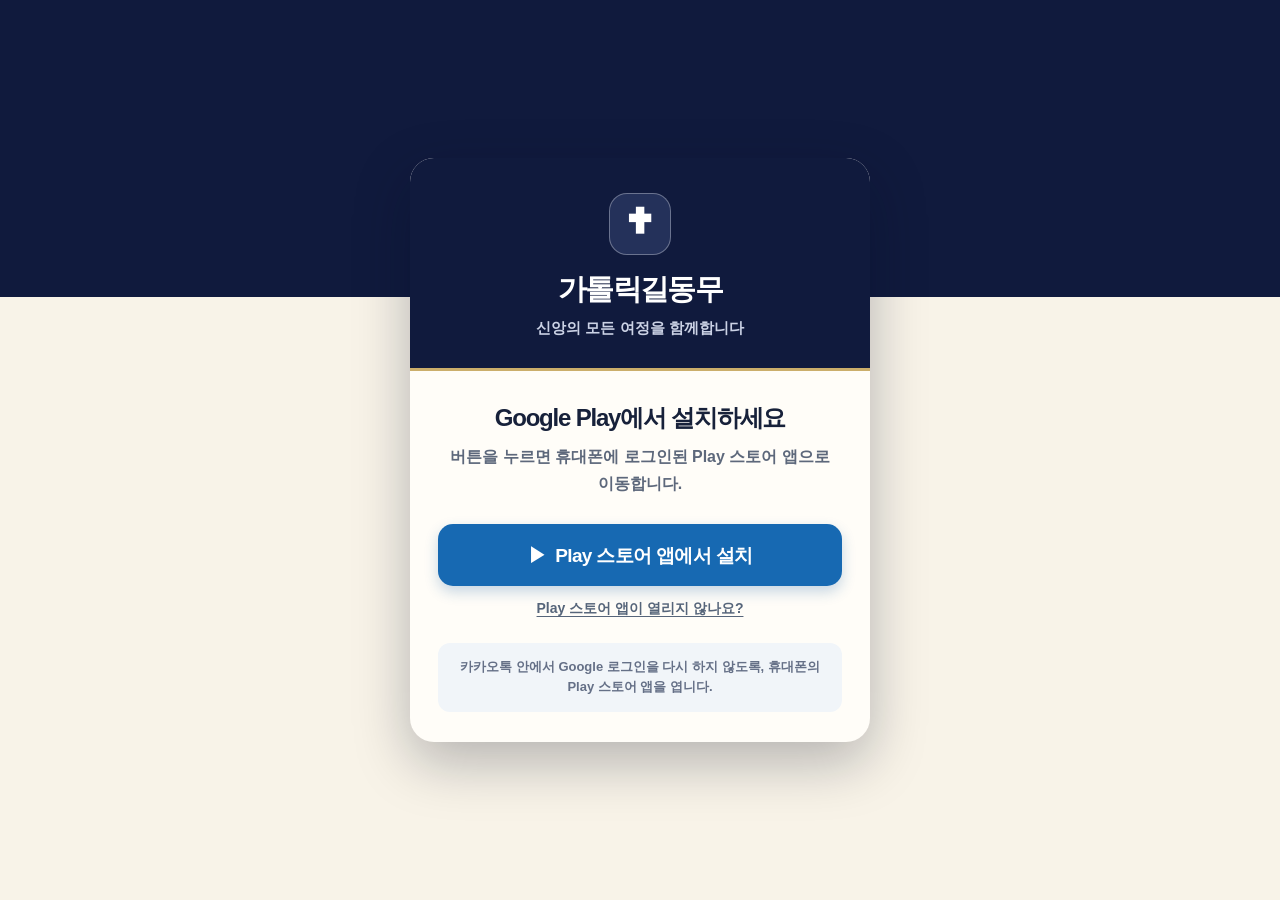
<file: install.html>
<!doctype html>
<html lang="ko">
<head>
  <meta charset="utf-8">
  <meta name="viewport" content="width=device-width,initial-scale=1,viewport-fit=cover">
  <meta name="theme-color" content="#101a3d">
  <title>가톨릭길동무 설치하기</title>
  <style>
    :root{color-scheme:light;font-family:Arial,"Noto Sans KR",sans-serif;color:#17213a;background:#f8f3e8}*{box-sizing:border-box}body{min-height:100dvh;margin:0;display:grid;place-items:center;padding:24px;background:linear-gradient(180deg,#101a3d 0 33%,#f8f3e8 33%)}main{width:min(460px,100%);overflow:hidden;border-radius:24px;background:#fffdf8;box-shadow:0 20px 56px rgba(8,15,37,.28)}header{padding:35px 28px 30px;background:#101a3d;color:#fff;text-align:center;border-bottom:3px solid #cbae6b}header .mark{display:grid;place-items:center;width:62px;height:62px;margin:0 auto 15px;border-radius:18px;border:1px solid rgba(255,255,255,.32);background:#24315a;font-size:37px;font-weight:900}h1{margin:0;font-size:29px;letter-spacing:-.055em}header p{margin:9px 0 0;color:#cbd2e5;font-size:15px;font-weight:700}section{padding:31px 28px 30px;text-align:center}h2{margin:0 0 10px;font-size:24px;letter-spacing:-.05em}section p{margin:0;color:#5d687b;font-size:16px;font-weight:650;line-height:1.65;word-break:keep-all}.install{display:flex;align-items:center;justify-content:center;gap:10px;width:100%;min-height:62px;margin:27px 0 13px;border:0;border-radius:15px;background:#1769b2;color:#fff;font:900 19px/1 Arial,"Noto Sans KR",sans-serif;letter-spacing:-.035em;text-decoration:none;box-shadow:0 6px 14px rgba(20,94,164,.24)}.install:active{transform:translateY(1px);background:#125994}.play{display:inline-block;color:#56657a;font-size:14px;font-weight:750;text-decoration:underline;text-underline-offset:3px}.notice{margin-top:25px!important;padding:14px 15px;border-radius:12px;background:#f1f5f9;color:#657087!important;font-size:13px!important;line-height:1.55!important}@media (max-width:380px){body{padding:14px}header{padding:28px 22px 25px}section{padding:26px 22px}h1{font-size:26px}h2{font-size:22px}}
  </style>
</head>
<body>
  <main>
    <header><div class="mark" aria-hidden="true">✝</div><h1>가톨릭길동무</h1><p>신앙의 모든 여정을 함께합니다</p></header>
    <section>
      <h2>Google Play에서 설치하세요</h2>
      <p>버튼을 누르면 휴대폰에 로그인된 Play 스토어 앱으로 이동합니다.</p>
      <a id="play-install" class="install" href="market://details?id=kr.catholic.gildonmu">▶&nbsp; Play 스토어 앱에서 설치</a>
      <a id="play-web" class="play" href="https://play.google.com/store/apps/details?id=kr.catholic.gildonmu">Play 스토어 앱이 열리지 않나요?</a>
      <p class="notice">카카오톡 안에서 Google 로그인을 다시 하지 않도록, 휴대폰의 Play 스토어 앱을 엽니다.</p>
    </section>
  </main>
  <script>
    (function(){
      var packageName='kr.catholic.gildonmu';
      var playUrl='https://play.google.com/store/apps/details?id='+packageName;
      var marketUrl='market://details?id='+packageName;
      var button=document.getElementById('play-install');
      if(!/Android/i.test(navigator.userAgent)){button.href=playUrl;return;}
      // 카카오톡 내부 브라우저가 intent:// 이동을 차단하므로, 사용자가 직접 누른
      // market:// 링크로 Play 스토어 앱을 엽니다. 실패 시 아래 웹 링크를 사용합니다.
      button.href=marketUrl;
    })();
  </script>
</body>
</html>
</file>
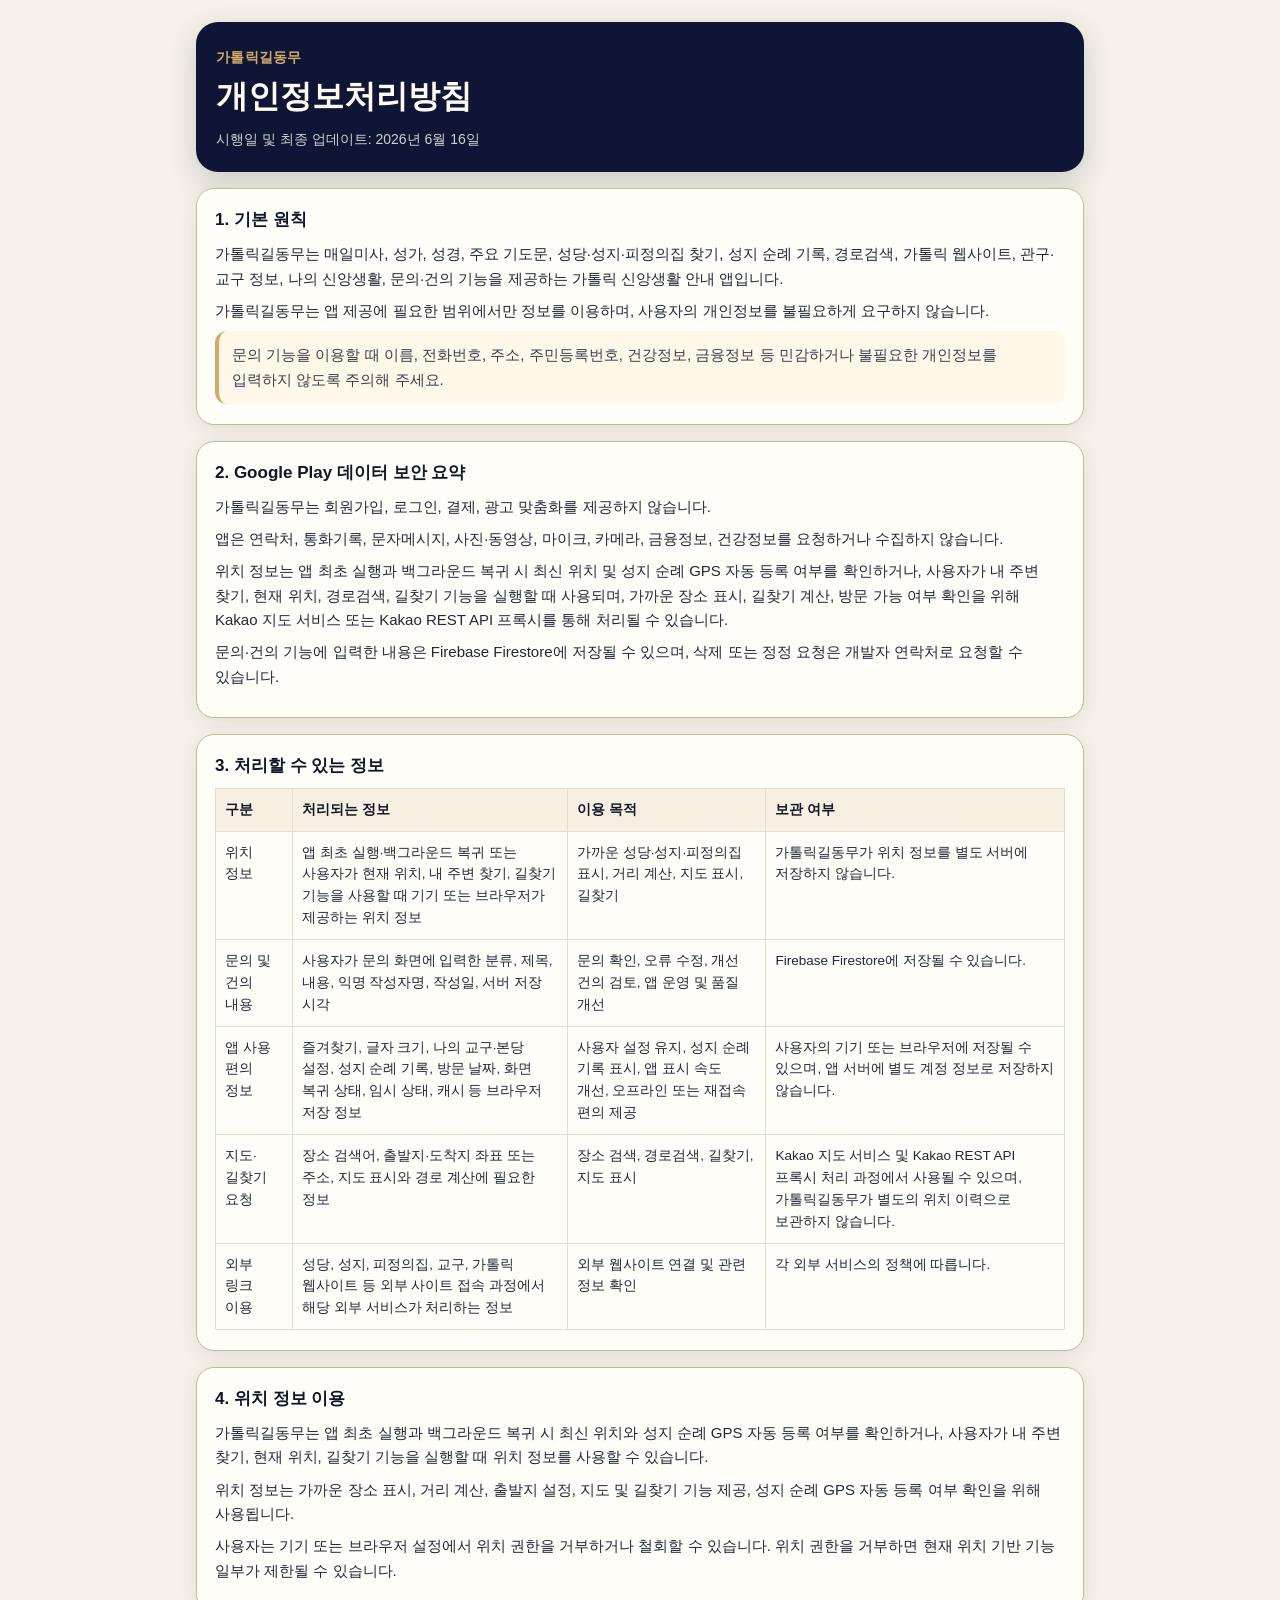
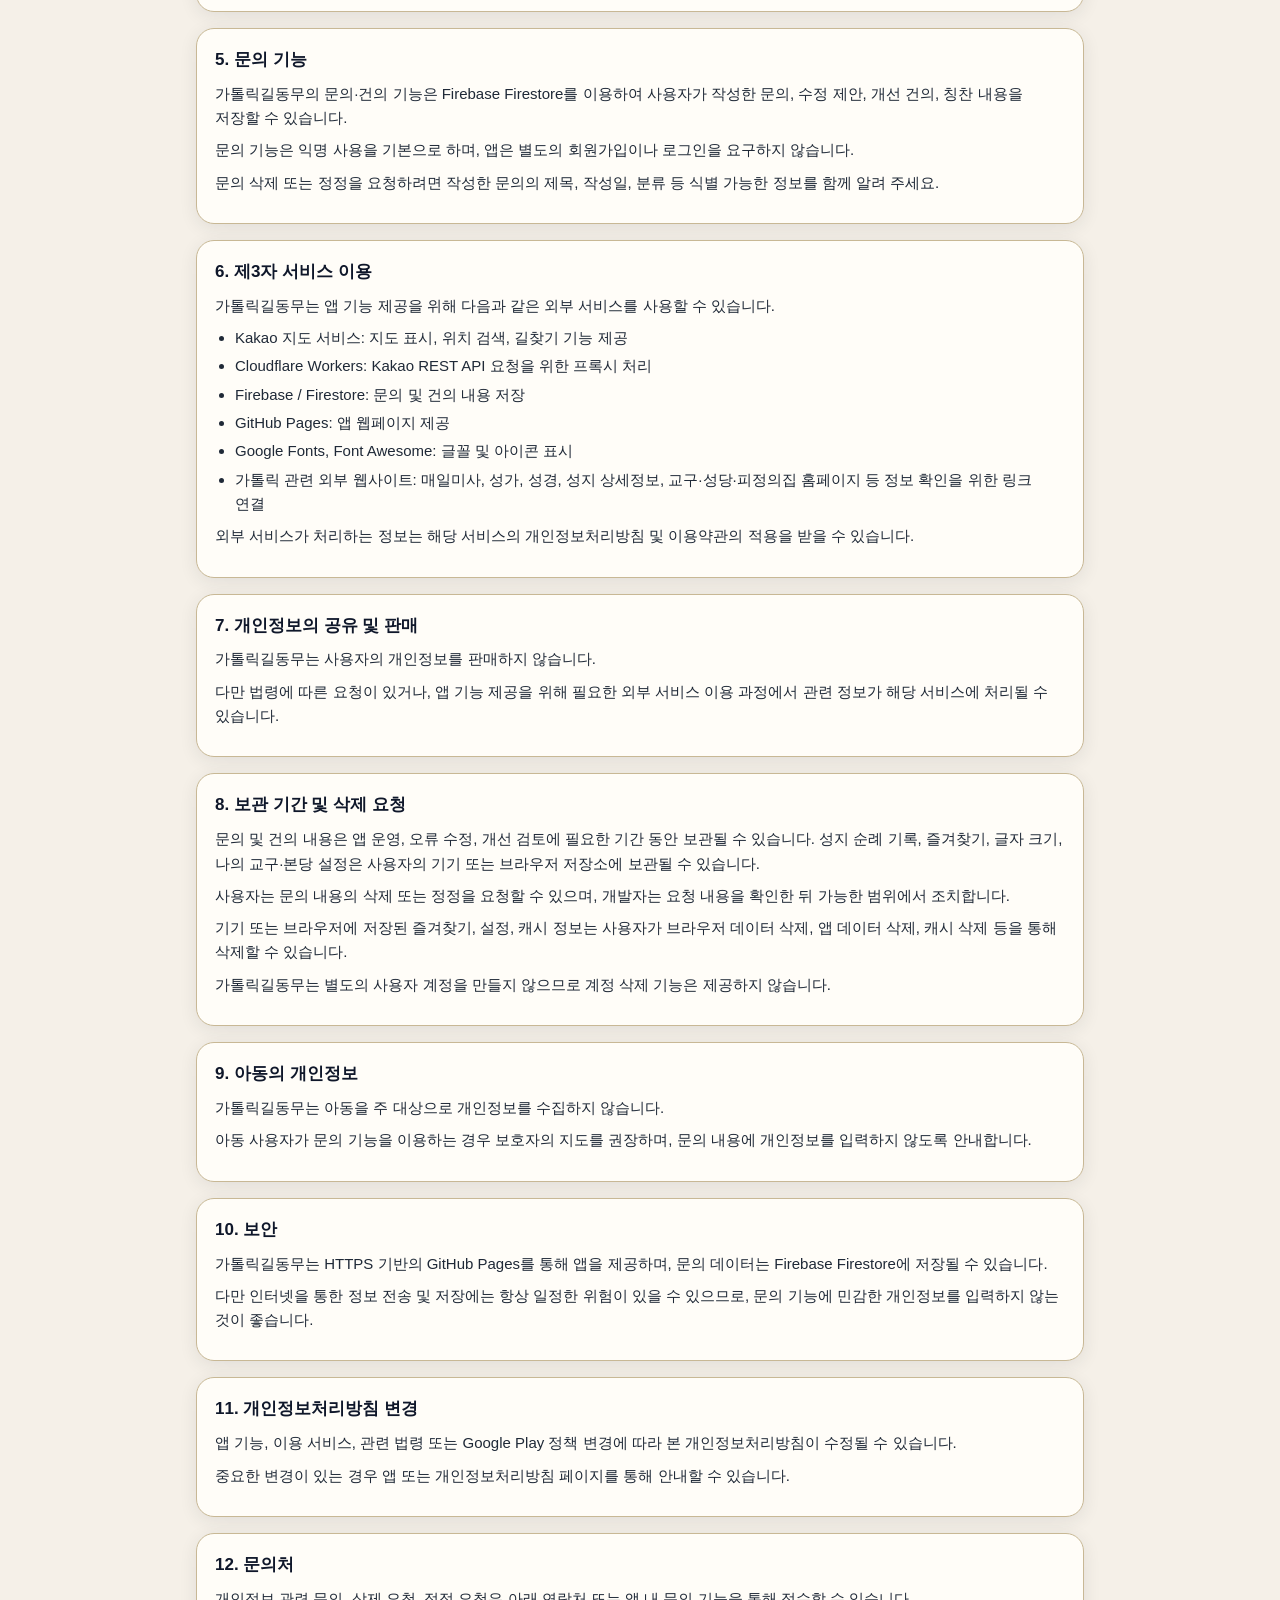
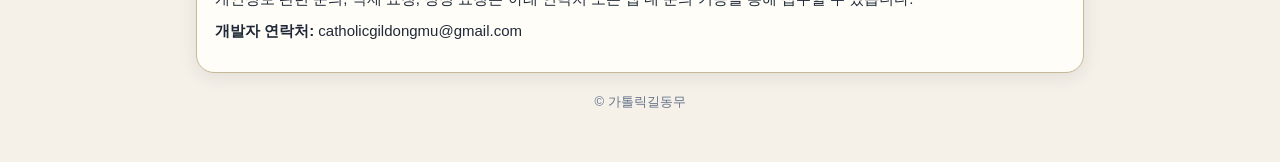
<file: privacy.html>
<!DOCTYPE html>
<html lang="ko">
<head>
  <meta charset="UTF-8">
  <meta name="viewport" content="width=device-width, initial-scale=1.0, maximum-scale=1.0">
  <title>개인정보처리방침 | 가톨릭길동무</title>
  <meta name="description" content="가톨릭길동무 개인정보처리방침">
  <script>
    try{ if(new URLSearchParams(location.search).get('embedded') === '1') document.documentElement.classList.add('embedded'); }catch(e){}
    try{
      var FONT_KEY='prayer_font_size';
      var BASE=16;
      var FONT_SIZES=[13,14,15,16,17,18,19,20,21,22,24,26,28,30];
      var raw=parseInt(localStorage.getItem(FONT_KEY)||BASE,10);
      if(FONT_SIZES.indexOf(raw)<0) raw=BASE;
      document.documentElement.style.setProperty('--privacy-font-scale', String(raw/BASE));
    }catch(e){}
  </script>
  <style>
    * { box-sizing: border-box; }
    html, body { margin: 0; padding: 0; min-height: 100%; }
    body {
      font-family: -apple-system, BlinkMacSystemFont, "Segoe UI", "Noto Sans KR", Roboto, Arial, sans-serif;
      background: #f5f0e8;
      color: #1f2937;
      font-size: calc(15px * var(--privacy-font-scale, 1));
      line-height: 1.62;
      word-break: keep-all;
      overflow-wrap: break-word;
    }
    .page {
      width: min(920px, 100%);
      margin: 0 auto;
      padding: calc(22px + env(safe-area-inset-top, 0px)) 16px 42px;
    }
    .hero {
      background: #0e1535;
      color: #fffaf0;
      border-radius: 22px;
      padding: 24px 20px 22px;
      box-shadow: 0 10px 28px rgba(14,21,53,.18);
    }
    .hero .eyebrow {
      margin: 0 0 8px;
      color: #d4aa6a;
      font-size: calc(14px * var(--privacy-font-scale, 1));
      font-weight: 700;
      letter-spacing: .02em;
    }
    h1 {
      margin: 0;
      font-size: clamp(24px, 5.5vw, 32px);
      line-height: 1.22;
      font-weight: 800;
    }
    .updated {
      margin: 12px 0 0;
      color: rgba(255,250,240,.82);
      font-size: calc(14px * var(--privacy-font-scale, 1));
    }
    .card {
      margin-top: 16px;
      background: #fffdf8;
      border: 1.5px solid #c8b895;
      border-radius: 18px;
      padding: 20px 18px;
      box-shadow: 0 4px 18px rgba(31,41,55,.09);
    }
    h2 {
      margin: 0 0 10px;
      color: #0f172a;
      font-size: calc(17px * var(--privacy-font-scale, 1));
      line-height: 1.35;
    }
    h3 {
      margin: 18px 0 8px;
      color: #1f2a44;
      font-size: calc(15.5px * var(--privacy-font-scale, 1));
    }
    p { margin: 8px 0; }
    ul { margin: 8px 0 0; padding-left: 20px; }
    li { margin: 4px 0; }
    .notice {
      border-left: 4px solid #d4aa6a;
      background: #fff8e8;
      padding: 12px 13px;
      border-radius: 12px;
      color: #374151;
    }
    .table-wrap { overflow-x: auto; margin-top: 10px; }
    table {
      width: 100%;
      border-collapse: collapse;
      min-width: 620px;
      font-size: calc(13.5px * var(--privacy-font-scale, 1));
    }
    th, td {
      border: 1px solid #e5dccb;
      padding: 10px 9px;
      vertical-align: top;
      text-align: left;
    }
    th {
      background: #f7efe1;
      color: #111827;
      font-weight: 800;
    }
    a { color: #0f766e; font-weight: 700; }
    .footer {
      margin-top: 18px;
      text-align: center;
      color: #64748b;
      font-size: calc(13px * var(--privacy-font-scale, 1));
    }
    html.embedded .page {
      padding: 14px 12px 72px;
    }
    html.embedded .hero {
      border-radius: 18px;
      padding: 18px 16px 17px;
      box-shadow: none;
    }
    html.embedded .hero .eyebrow {
      margin-bottom: 6px;
      font-size: calc(12px * var(--privacy-font-scale, 1));
      font-weight: 800;
    }
    html.embedded h1 {
      font-size: calc(24px * var(--privacy-font-scale, 1));
      line-height: 1.25;
    }
    html.embedded .updated {
      margin-top: 9px;
      font-size: calc(13px * var(--privacy-font-scale, 1));
      line-height: 1.45;
    }
    html.embedded .card {
      margin-top: 12px;
      border-radius: 16px;
      padding: 16px 14px;
      box-shadow: none;
    }
    html.embedded h2 {
      font-size: calc(17px * var(--privacy-font-scale, 1));
    }
    html.embedded h3 {
      font-size: calc(15.5px * var(--privacy-font-scale, 1));
    }
    html.embedded p,
    html.embedded li,
    html.embedded td,
    html.embedded th {
      font-size: calc(15px * var(--privacy-font-scale, 1));
      line-height: 1.62;
    }
    html.embedded table {
      font-size: calc(13.5px * var(--privacy-font-scale, 1));
    }

  </style>
</head>
<body>
  <main class="page">
    <section class="hero" aria-labelledby="privacy-title">
      <p class="eyebrow">가톨릭길동무</p>
      <h1 id="privacy-title">개인정보처리방침</h1>
      <p class="updated">시행일 및 최종 업데이트: 2026년 6월 16일</p>
    </section>

    <section class="card">
      <h2>1. 기본 원칙</h2>
      <p>가톨릭길동무는 매일미사, 성가, 성경, 주요 기도문, 성당·성지·피정의집 찾기, 성지 순례 기록, 경로검색, 가톨릭 웹사이트, 관구·교구 정보, 나의 신앙생활, 문의·건의 기능을 제공하는 가톨릭 신앙생활 안내 앱입니다.</p>
      <p>가톨릭길동무는 앱 제공에 필요한 범위에서만 정보를 이용하며, 사용자의 개인정보를 불필요하게 요구하지 않습니다.</p>
      <div class="notice">문의 기능을 이용할 때 이름, 전화번호, 주소, 주민등록번호, 건강정보, 금융정보 등 민감하거나 불필요한 개인정보를 입력하지 않도록 주의해 주세요.</div>
    </section>

    <section class="card">
      <h2>2. Google Play 데이터 보안 요약</h2>
      <p>가톨릭길동무는 회원가입, 로그인, 결제, 광고 맞춤화를 제공하지 않습니다.</p>
      <p>앱은 연락처, 통화기록, 문자메시지, 사진·동영상, 마이크, 카메라, 금융정보, 건강정보를 요청하거나 수집하지 않습니다.</p>
      <p>위치 정보는 앱 최초 실행과 백그라운드 복귀 시 최신 위치 및 성지 순례 GPS 자동 등록 여부를 확인하거나, 사용자가 내 주변 찾기, 현재 위치, 경로검색, 길찾기 기능을 실행할 때 사용되며, 가까운 장소 표시, 길찾기 계산, 방문 가능 여부 확인을 위해 Kakao 지도 서비스 또는 Kakao REST API 프록시를 통해 처리될 수 있습니다.</p>
      <p>문의·건의 기능에 입력한 내용은 Firebase Firestore에 저장될 수 있으며, 삭제 또는 정정 요청은 개발자 연락처로 요청할 수 있습니다.</p>
    </section>

    <section class="card">
      <h2>3. 처리할 수 있는 정보</h2>
      <div class="table-wrap">
        <table>
          <thead>
            <tr>
              <th>구분</th>
              <th>처리되는 정보</th>
              <th>이용 목적</th>
              <th>보관 여부</th>
            </tr>
          </thead>
          <tbody>
            <tr>
              <td>위치 정보</td>
              <td>앱 최초 실행·백그라운드 복귀 또는 사용자가 현재 위치, 내 주변 찾기, 길찾기 기능을 사용할 때 기기 또는 브라우저가 제공하는 위치 정보</td>
              <td>가까운 성당·성지·피정의집 표시, 거리 계산, 지도 표시, 길찾기</td>
              <td>가톨릭길동무가 위치 정보를 별도 서버에 저장하지 않습니다.</td>
            </tr>
            <tr>
              <td>문의 및 건의 내용</td>
              <td>사용자가 문의 화면에 입력한 분류, 제목, 내용, 익명 작성자명, 작성일, 서버 저장 시각</td>
              <td>문의 확인, 오류 수정, 개선 건의 검토, 앱 운영 및 품질 개선</td>
              <td>Firebase Firestore에 저장될 수 있습니다.</td>
            </tr>
            <tr>
              <td>앱 사용 편의 정보</td>
              <td>즐겨찾기, 글자 크기, 나의 교구·본당 설정, 성지 순례 기록, 방문 날짜, 화면 복귀 상태, 임시 상태, 캐시 등 브라우저 저장 정보</td>
              <td>사용자 설정 유지, 성지 순례 기록 표시, 앱 표시 속도 개선, 오프라인 또는 재접속 편의 제공</td>
              <td>사용자의 기기 또는 브라우저에 저장될 수 있으며, 앱 서버에 별도 계정 정보로 저장하지 않습니다.</td>
            </tr>
            <tr>
              <td>지도·길찾기 요청</td>
              <td>장소 검색어, 출발지·도착지 좌표 또는 주소, 지도 표시와 경로 계산에 필요한 정보</td>
              <td>장소 검색, 경로검색, 길찾기, 지도 표시</td>
              <td>Kakao 지도 서비스 및 Kakao REST API 프록시 처리 과정에서 사용될 수 있으며, 가톨릭길동무가 별도의 위치 이력으로 보관하지 않습니다.</td>
            </tr>
            <tr>
              <td>외부 링크 이용</td>
              <td>성당, 성지, 피정의집, 교구, 가톨릭 웹사이트 등 외부 사이트 접속 과정에서 해당 외부 서비스가 처리하는 정보</td>
              <td>외부 웹사이트 연결 및 관련 정보 확인</td>
              <td>각 외부 서비스의 정책에 따릅니다.</td>
            </tr>
          </tbody>
        </table>
      </div>
    </section>

    <section class="card">
      <h2>4. 위치 정보 이용</h2>
      <p>가톨릭길동무는 앱 최초 실행과 백그라운드 복귀 시 최신 위치와 성지 순례 GPS 자동 등록 여부를 확인하거나, 사용자가 내 주변 찾기, 현재 위치, 길찾기 기능을 실행할 때 위치 정보를 사용할 수 있습니다.</p>
      <p>위치 정보는 가까운 장소 표시, 거리 계산, 출발지 설정, 지도 및 길찾기 기능 제공, 성지 순례 GPS 자동 등록 여부 확인을 위해 사용됩니다.</p>
      <p>사용자는 기기 또는 브라우저 설정에서 위치 권한을 거부하거나 철회할 수 있습니다. 위치 권한을 거부하면 현재 위치 기반 기능 일부가 제한될 수 있습니다.</p>
    </section>

    <section class="card">
      <h2>5. 문의 기능</h2>
      <p>가톨릭길동무의 문의·건의 기능은 Firebase Firestore를 이용하여 사용자가 작성한 문의, 수정 제안, 개선 건의, 칭찬 내용을 저장할 수 있습니다.</p>
      <p>문의 기능은 익명 사용을 기본으로 하며, 앱은 별도의 회원가입이나 로그인을 요구하지 않습니다.</p>
      <p>문의 삭제 또는 정정을 요청하려면 작성한 문의의 제목, 작성일, 분류 등 식별 가능한 정보를 함께 알려 주세요.</p>
    </section>

    <section class="card">
      <h2>6. 제3자 서비스 이용</h2>
      <p>가톨릭길동무는 앱 기능 제공을 위해 다음과 같은 외부 서비스를 사용할 수 있습니다.</p>
      <ul>
        <li>Kakao 지도 서비스: 지도 표시, 위치 검색, 길찾기 기능 제공</li>
        <li>Cloudflare Workers: Kakao REST API 요청을 위한 프록시 처리</li>
        <li>Firebase / Firestore: 문의 및 건의 내용 저장</li>
        <li>GitHub Pages: 앱 웹페이지 제공</li>
        <li>Google Fonts, Font Awesome: 글꼴 및 아이콘 표시</li>
        <li>가톨릭 관련 외부 웹사이트: 매일미사, 성가, 성경, 성지 상세정보, 교구·성당·피정의집 홈페이지 등 정보 확인을 위한 링크 연결</li>
      </ul>
      <p>외부 서비스가 처리하는 정보는 해당 서비스의 개인정보처리방침 및 이용약관의 적용을 받을 수 있습니다.</p>
    </section>

    <section class="card">
      <h2>7. 개인정보의 공유 및 판매</h2>
      <p>가톨릭길동무는 사용자의 개인정보를 판매하지 않습니다.</p>
      <p>다만 법령에 따른 요청이 있거나, 앱 기능 제공을 위해 필요한 외부 서비스 이용 과정에서 관련 정보가 해당 서비스에 처리될 수 있습니다.</p>
    </section>

    <section class="card">
      <h2>8. 보관 기간 및 삭제 요청</h2>
      <p>문의 및 건의 내용은 앱 운영, 오류 수정, 개선 검토에 필요한 기간 동안 보관될 수 있습니다. 성지 순례 기록, 즐겨찾기, 글자 크기, 나의 교구·본당 설정은 사용자의 기기 또는 브라우저 저장소에 보관될 수 있습니다.</p>
      <p>사용자는 문의 내용의 삭제 또는 정정을 요청할 수 있으며, 개발자는 요청 내용을 확인한 뒤 가능한 범위에서 조치합니다.</p>
      <p>기기 또는 브라우저에 저장된 즐겨찾기, 설정, 캐시 정보는 사용자가 브라우저 데이터 삭제, 앱 데이터 삭제, 캐시 삭제 등을 통해 삭제할 수 있습니다.</p>
      <p>가톨릭길동무는 별도의 사용자 계정을 만들지 않으므로 계정 삭제 기능은 제공하지 않습니다.</p>
    </section>

    <section class="card">
      <h2>9. 아동의 개인정보</h2>
      <p>가톨릭길동무는 아동을 주 대상으로 개인정보를 수집하지 않습니다.</p>
      <p>아동 사용자가 문의 기능을 이용하는 경우 보호자의 지도를 권장하며, 문의 내용에 개인정보를 입력하지 않도록 안내합니다.</p>
    </section>

    <section class="card">
      <h2>10. 보안</h2>
      <p>가톨릭길동무는 HTTPS 기반의 GitHub Pages를 통해 앱을 제공하며, 문의 데이터는 Firebase Firestore에 저장될 수 있습니다.</p>
      <p>다만 인터넷을 통한 정보 전송 및 저장에는 항상 일정한 위험이 있을 수 있으므로, 문의 기능에 민감한 개인정보를 입력하지 않는 것이 좋습니다.</p>
    </section>

    <section class="card">
      <h2>11. 개인정보처리방침 변경</h2>
      <p>앱 기능, 이용 서비스, 관련 법령 또는 Google Play 정책 변경에 따라 본 개인정보처리방침이 수정될 수 있습니다.</p>
      <p>중요한 변경이 있는 경우 앱 또는 개인정보처리방침 페이지를 통해 안내할 수 있습니다.</p>
    </section>

    <section class="card">
      <h2>12. 문의처</h2>
      <p>개인정보 관련 문의, 삭제 요청, 정정 요청은 아래 연락처 또는 앱 내 문의 기능을 통해 접수할 수 있습니다.</p>
      <p><strong>개발자 연락처:</strong> catholicgildongmu@gmail.com</p>
    </section>

    <p class="footer">© 가톨릭길동무</p>
  </main>

<script>
var oaiPrivacyReturning = false;
function oaiPreparePrivacyNoReturnEffectToApp(){
  try{
    sessionStorage.setItem('oai_internal_return_no_effect_once','1');
    sessionStorage.setItem('oai_internal_return_no_effect_until', String((Date.now ? Date.now() : new Date().getTime()) + 1800));
    sessionStorage.setItem('oai_internal_page_nav','privacy');
    sessionStorage.removeItem('oai_external_nav_started_at');
    sessionStorage.removeItem('oai_external_nav_pagehide');
    sessionStorage.removeItem('oai_external_nav_kind');
    sessionStorage.removeItem('oai_external_nav_pending');
    sessionStorage.removeItem('oai_external_nav_hold_until');
    sessionStorage.removeItem('oai_external_nav_force_release_at');
    sessionStorage.removeItem('oai_refresh_veil_until');
    sessionStorage.removeItem('oai_refresh_veil_hold_ms');
    sessionStorage.removeItem('oai_refresh_veil_reason');
    sessionStorage.removeItem('oai_refresh_veil_visible_until');
  }catch(e){}
}
function privacyCloseToApp(){
  try{
    if(window.parent && window.parent !== window && typeof window.parent.closePrivacyPolicyModal === 'function'){
      window.parent.closePrivacyPolicyModal();
      return;
    }
  }catch(_e){}
  if(oaiPrivacyReturning) return;
  oaiPrivacyReturning = true;
  oaiPreparePrivacyNoReturnEffectToApp();
  try{
    if(window.history && window.history.length > 1){
      window.history.back();
      return;
    }
  }catch(e){}
  window.location.href = 'index.html';
}
(function(){
  var closeTargets = document.querySelectorAll('[data-privacy-close], .privacy-close, #privacy-close-btn');
  closeTargets.forEach(function(el){
    el.addEventListener('click', function(e){
      e.preventDefault();
      privacyCloseToApp();
    }, {capture:true});
  });
  window.addEventListener('pagehide', function(){
    oaiPreparePrivacyNoReturnEffectToApp();
  }, true);
  document.addEventListener('visibilitychange', function(){
    if(document.visibilityState === 'hidden') oaiPreparePrivacyNoReturnEffectToApp();
  }, true);
})();
</script>

</body>
</html>
</file>
